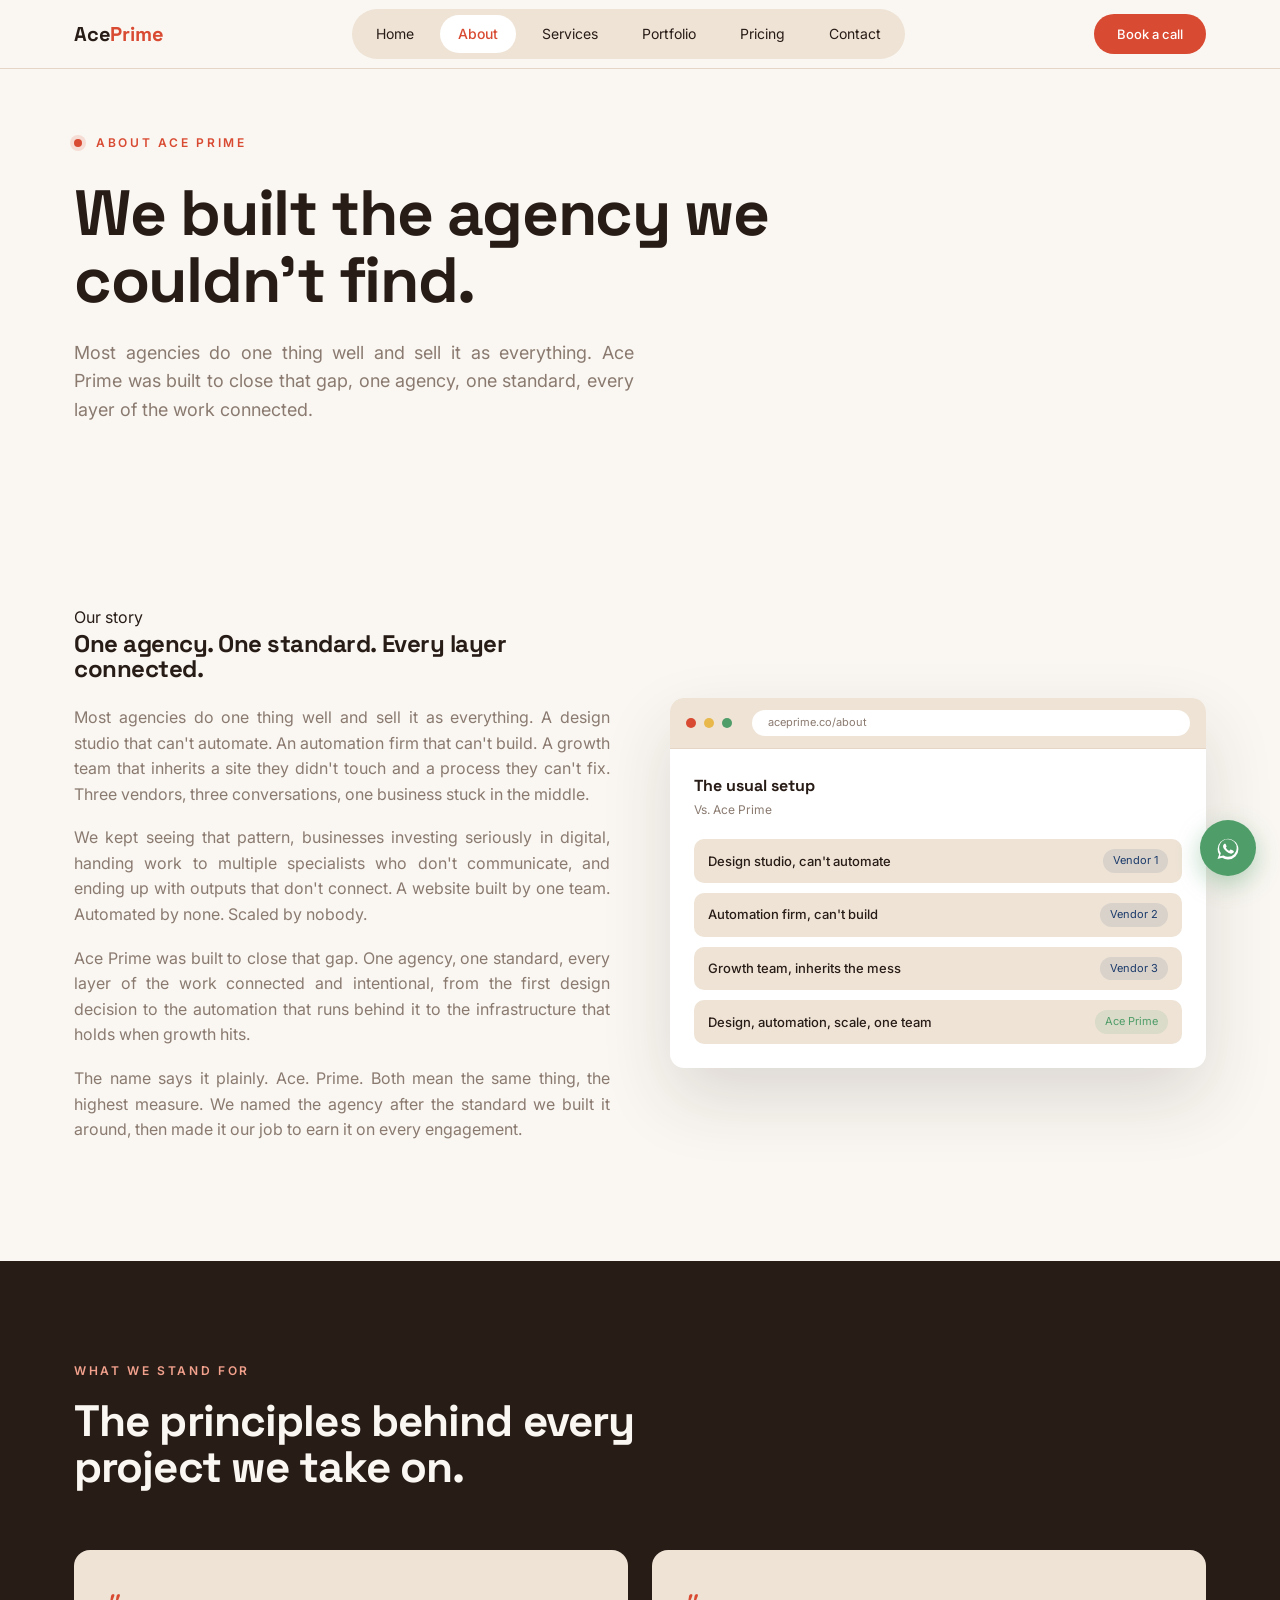
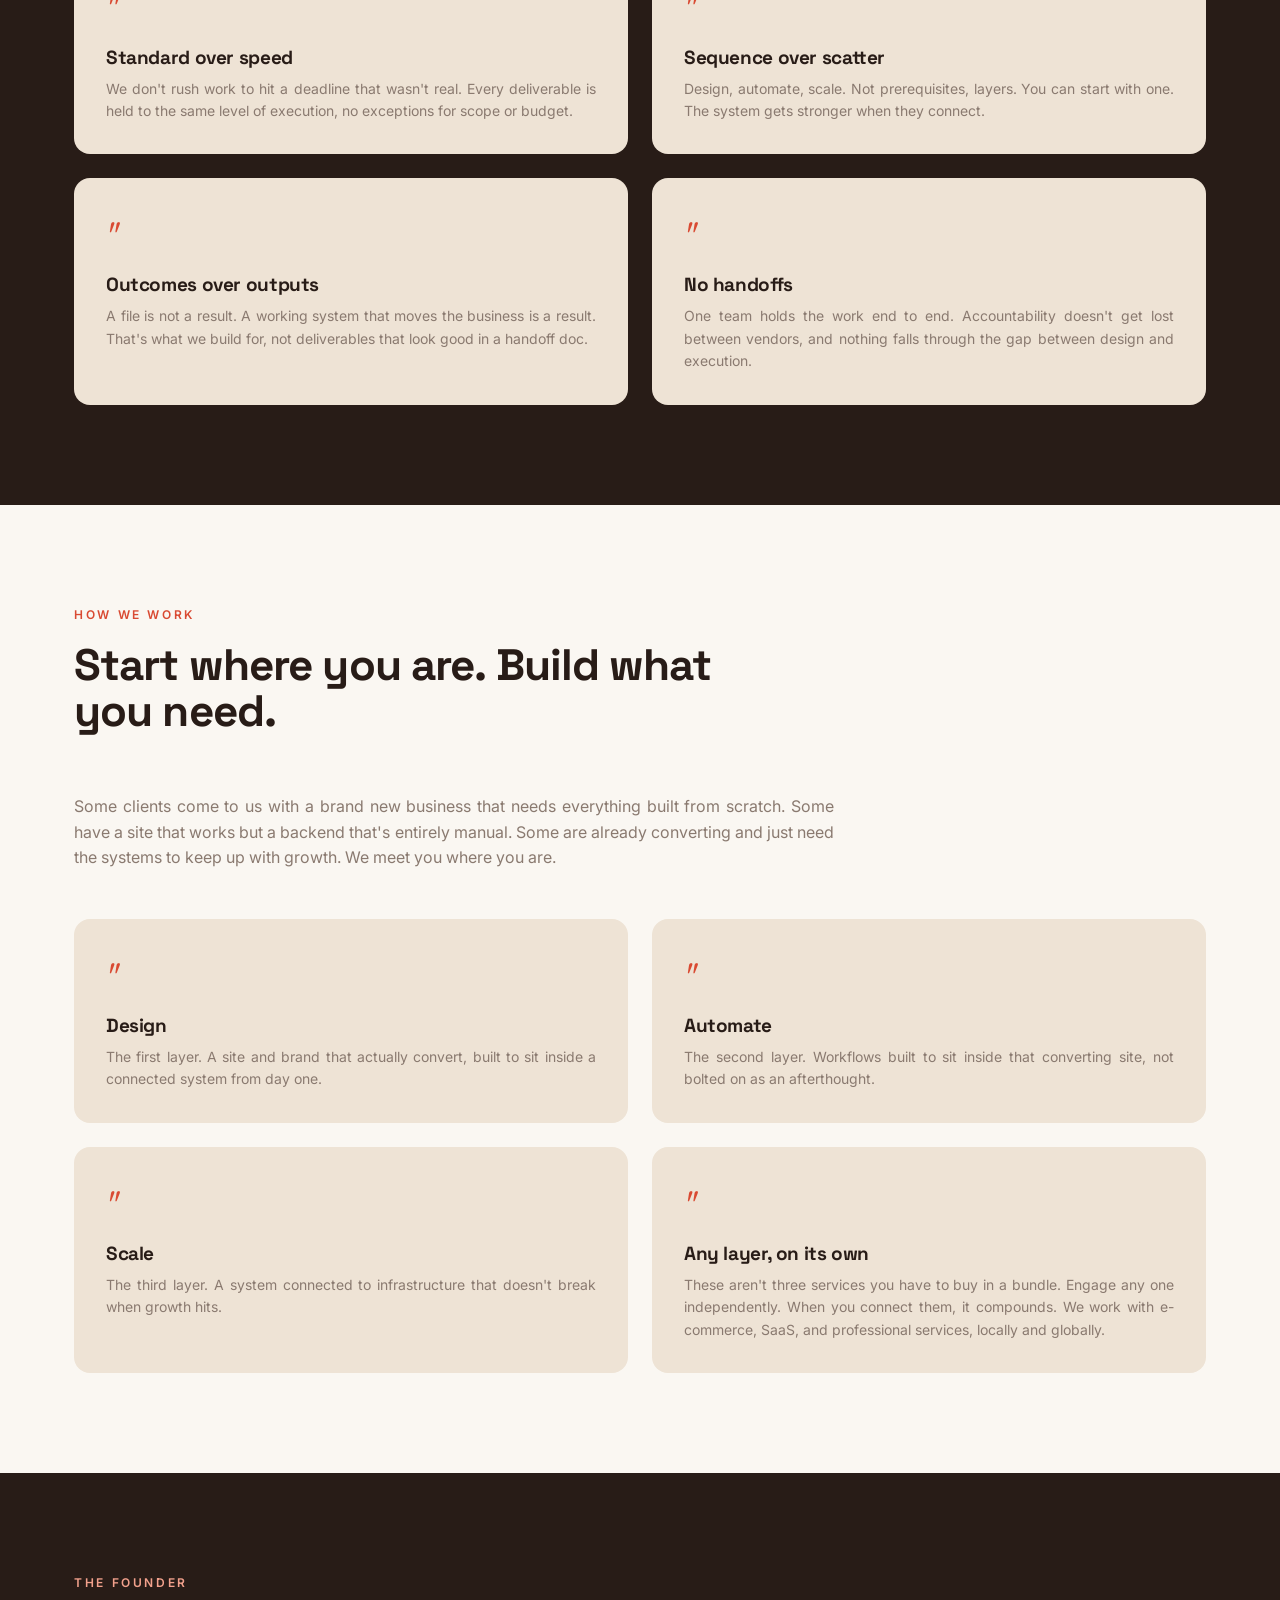
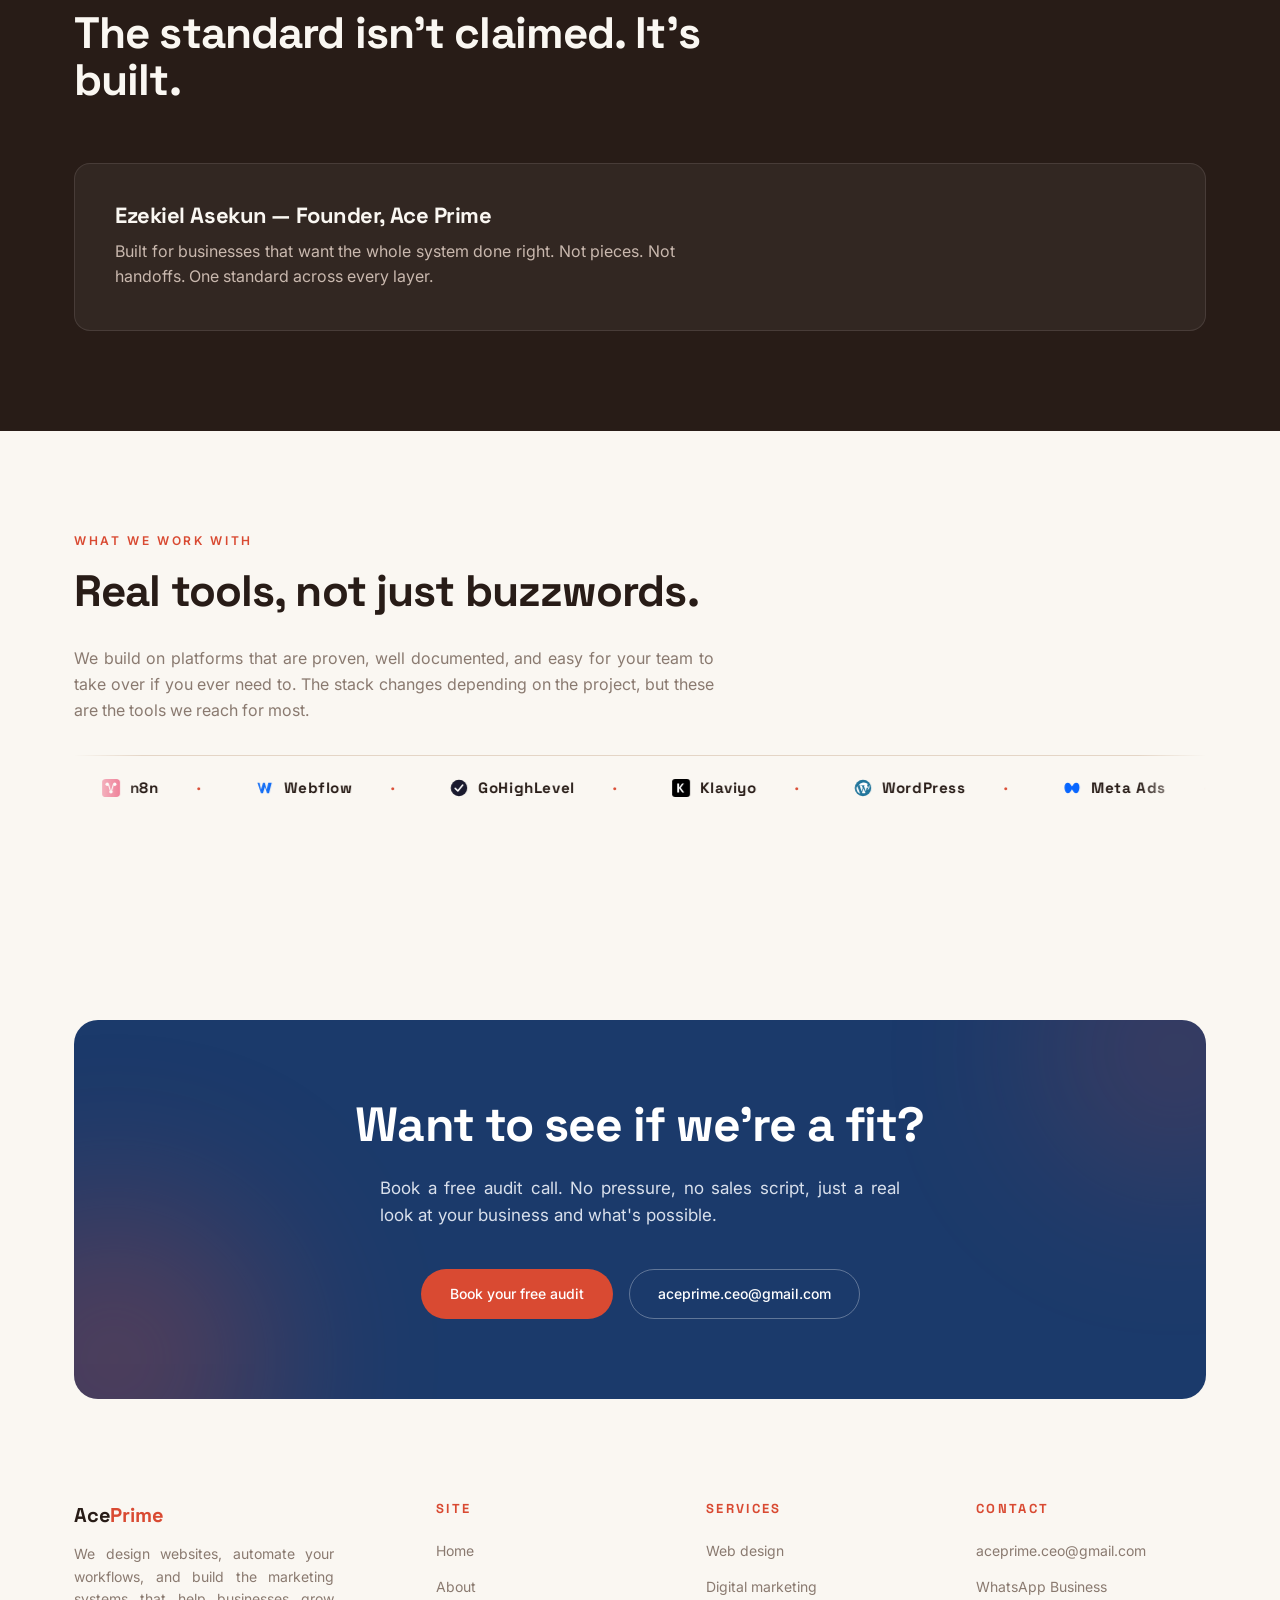
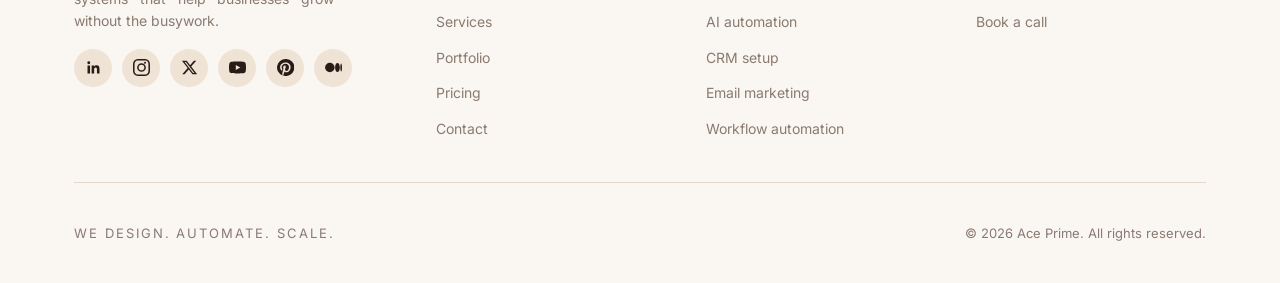
<file: about.html>
<!DOCTYPE html>
<html lang="en">
<head>
<meta charset="UTF-8">
<meta name="viewport" content="width=device-width, initial-scale=1.0">
<title>About - Ace Prime</title>
<meta name="description" content="One agency, one standard. Ace Prime connects design, automation, and growth into a single system instead of handing your business between vendors.">
<link rel="icon" href="favicon.ico" sizes="any">
<link rel="icon" type="image/png" sizes="32x32" href="favicon-32x32.png">
<link rel="icon" type="image/png" sizes="16x16" href="favicon-16x16.png">
<link rel="apple-touch-icon" href="apple-touch-icon.png">
<meta property="og:title" content="About - Ace Prime">
<meta property="og:description" content="One agency, one standard. Ace Prime connects design, automation, and growth into a single system instead of handing your business between vendors.">
<meta property="og:url" content="https://aceprime.co/about">
<meta property="og:type" content="website">
<meta property="og:image" content="https://aceprime.co/og-image.png">
<meta name="twitter:card" content="summary_large_image">
<meta name="twitter:image" content="https://aceprime.co/og-image.png">
<meta name="twitter:title" content="About - Ace Prime">
<meta name="twitter:description" content="One agency, one standard. Ace Prime connects design, automation, and growth into a single system instead of handing your business between vendors.">
<link rel="canonical" href="https://aceprime.co/about">
<link rel="preconnect" href="https://fonts.googleapis.com">
<link rel="preconnect" href="https://fonts.gstatic.com" crossorigin>
<link href="https://fonts.googleapis.com/css2?family=Space+Grotesk:wght@400;500;700&family=Inter:wght@400;500;600&family=Fraunces:ital,opsz,wght@0,9..144,500;1,9..144,500&display=swap" rel="stylesheet">
<link rel="stylesheet" href="style.css">
</head>
<body>

<header>
  <div class="wrap nav">
    <a  href="index.html" class="logo">Ace<span>Prime</span></a>
    <nav class="nav-links">
      <a  href="index.html">Home</a>
      <a href="about.html" class="active">About</a>
      <a href="services.html">Services</a>
      <a href="portfolio.html">Portfolio</a>
      <a href="pricing.html">Pricing</a>
      <a href="contact.html">Contact</a>
    </nav>
    <div class="nav-right">
      <a href="https://calendly.com/aceprime-ceo/new-meeting" target="_blank" rel="noopener" class="btn btn-primary btn-small">Book a call</a>
      <button class="menu-toggle" id="menuToggle" aria-label="Open menu">
        <span></span><span></span><span></span>
      </button>
    </div>
  </div>
  <div class="mobile-menu" id="mobileMenu">
    <a  href="index.html" onclick="closeMenu()">Home</a>
    <a href="about.html" onclick="closeMenu()">About</a>
    <a href="services.html" onclick="closeMenu()">Services</a>
    <a href="portfolio.html" onclick="closeMenu()">Portfolio</a>
    <a href="pricing.html" onclick="closeMenu()">Pricing</a>
    <a href="contact.html" onclick="closeMenu()">Contact</a>
    <a href="https://calendly.com/aceprime-ceo/new-meeting" target="_blank" rel="noopener" class="btn btn-primary btn-small" onclick="closeMenu()">Book a call</a>
  </div>
</header>

<section class="page-hero">
  <div class="wrap">
    <div class="eyebrow">
      <span class="dot"></span>
      <span class="tag">About Ace Prime</span>
    </div>
    <h1>We built the agency we couldn't find.</h1>
    <p>Most agencies do one thing well and sell it as everything. Ace Prime was built to close that gap, one agency, one standard, every layer of the work connected.</p>
  </div>
</section>

<section class="section-light">
  <div class="wrap">
    <div class="about-grid">
      <div>
        <span class="tag">Our story</span>
        <h2>One agency. One standard. Every layer connected.</h2>
        <p>Most agencies do one thing well and sell it as everything. A design studio that can't automate. An automation firm that can't build. A growth team that inherits a site they didn't touch and a process they can't fix. Three vendors, three conversations, one business stuck in the middle.</p>
        <p>We kept seeing that pattern, businesses investing seriously in digital, handing work to multiple specialists who don't communicate, and ending up with outputs that don't connect. A website built by one team. Automated by none. Scaled by nobody.</p>
        <p>Ace Prime was built to close that gap. One agency, one standard, every layer of the work connected and intentional, from the first design decision to the automation that runs behind it to the infrastructure that holds when growth hits.</p>
        <p>The name says it plainly. Ace. Prime. Both mean the same thing, the highest measure. We named the agency after the standard we built it around, then made it our job to earn it on every engagement.</p>
      </div>
      <div class="dash-window" style="animation-delay: 0.1s;">
        <div class="dash-bar">
          <span class="dash-dot r"></span>
          <span class="dash-dot y"></span>
          <span class="dash-dot g"></span>
          <span class="dash-url">aceprime.co/about</span>
        </div>
        <div class="dash-body">
          <div class="dash-row-top">
            <div>
              <div class="dash-title">The usual setup</div>
              <div class="dash-sub">Vs. Ace Prime</div>
            </div>
          </div>
          <div class="dash-list">
            <div class="dash-list-row">
              <span class="name">Design studio, can't automate</span>
              <span class="tag-pending">Vendor 1</span>
            </div>
            <div class="dash-list-row">
              <span class="name">Automation firm, can't build</span>
              <span class="tag-pending">Vendor 2</span>
            </div>
            <div class="dash-list-row">
              <span class="name">Growth team, inherits the mess</span>
              <span class="tag-pending">Vendor 3</span>
            </div>
            <div class="dash-list-row">
              <span class="name">Design, automation, scale, one team</span>
              <span class="tag-done">Ace Prime</span>
            </div>
          </div>
        </div>
      </div>
    </div>
  </div>
</section>

<section class="section-dark">
  <div class="wrap">
    <div class="section-head">
      <span class="tag">What we stand for</span>
      <h2>The principles behind every project we take on.</h2>
    </div>
    <div class="value-grid">
      <div class="value-card">
        <div class="mark">"</div>
        <h3>Standard over speed</h3>
        <p>We don't rush work to hit a deadline that wasn't real. Every deliverable is held to the same level of execution, no exceptions for scope or budget.</p>
      </div>
      <div class="value-card">
        <div class="mark">"</div>
        <h3>Sequence over scatter</h3>
        <p>Design, automate, scale. Not prerequisites, layers. You can start with one. The system gets stronger when they connect.</p>
      </div>
      <div class="value-card">
        <div class="mark">"</div>
        <h3>Outcomes over outputs</h3>
        <p>A file is not a result. A working system that moves the business is a result. That's what we build for, not deliverables that look good in a handoff doc.</p>
      </div>
      <div class="value-card">
        <div class="mark">"</div>
        <h3>No handoffs</h3>
        <p>One team holds the work end to end. Accountability doesn't get lost between vendors, and nothing falls through the gap between design and execution.</p>
      </div>
    </div>
  </div>
</section>

<section class="section-light">
  <div class="wrap">
    <div class="section-head">
      <span class="tag">How we work</span>
      <h2>Start where you are. Build what you need.</h2>
    </div>
    <p style="max-width: 760px; color: var(--gray); font-size: 16px; margin-bottom: 48px;">Some clients come to us with a brand new business that needs everything built from scratch. Some have a site that works but a backend that's entirely manual. Some are already converting and just need the systems to keep up with growth. We meet you where you are.</p>
    <div class="value-grid">
      <div class="value-card">
        <div class="mark">"</div>
        <h3>Design</h3>
        <p>The first layer. A site and brand that actually convert, built to sit inside a connected system from day one.</p>
      </div>
      <div class="value-card">
        <div class="mark">"</div>
        <h3>Automate</h3>
        <p>The second layer. Workflows built to sit inside that converting site, not bolted on as an afterthought.</p>
      </div>
      <div class="value-card">
        <div class="mark">"</div>
        <h3>Scale</h3>
        <p>The third layer. A system connected to infrastructure that doesn't break when growth hits.</p>
      </div>
      <div class="value-card">
        <div class="mark">"</div>
        <h3>Any layer, on its own</h3>
        <p>These aren't three services you have to buy in a bundle. Engage any one independently. When you connect them, it compounds. We work with e-commerce, SaaS, and professional services, locally and globally.</p>
      </div>
    </div>
  </div>
</section>

<section class="section-dark">
  <div class="wrap">
    <div class="section-head">
      <span class="tag">The founder</span>
      <h2>The standard isn't claimed. It's built.</h2>
    </div>
    <div class="founder-card founder-card-noimg">
      <div>
        <h3>Ezekiel Asekun — Founder, Ace Prime</h3>
        <p>Built for businesses that want the whole system done right. Not pieces. Not handoffs. One standard across every layer.</p>
      </div>
    </div>
  </div>
</section>

<section class="section-light">
  <div class="wrap">
    <div class="section-head" style="margin-bottom: 32px;">
      <span class="tag">What we work with</span>
      <h2>Real tools, not just buzzwords.</h2>
    </div>
    <p style="max-width: 640px; color: var(--gray); font-size: 16px; margin-bottom: 32px;">We build on platforms that are proven, well documented, and easy for your team to take over if you ever need to. The stack changes depending on the project, but these are the tools we reach for most.</p>
    <div class="marquee marquee-right marquee-light ticker-row">
      <div class="marquee-track">
        <span><svg viewBox="0 0 24 24"><rect width="24" height="24" rx="5" fill="#EA4B71"/><circle cx="7" cy="7" r="2.3" fill="#fff"/><circle cx="17" cy="7" r="2.3" fill="#fff"/><circle cx="12" cy="17" r="2.3" fill="#fff"/><path d="M9 8 11 15M15 8 13 15" stroke="#fff" stroke-width="1.4" fill="none"/></svg>n8n</span>
        <span><svg viewBox="0 0 24 24"><path d="M2 5h2.7l2.1 9 2.6-9h2.3l2.6 9 2.1-9H21l-3.6 14h-2.7L12 10.3 9.3 19H6.7L2 5z" fill="#146EF5"/></svg>Webflow</span>
        <span><svg viewBox="0 0 24 24"><circle cx="12" cy="12" r="11" fill="#1A1A2E"/><path d="M7 12.5 10.5 16 17 8" stroke="#fff" stroke-width="2" fill="none" stroke-linecap="round" stroke-linejoin="round"/></svg>GoHighLevel</span>
        <span><svg viewBox="0 0 24 24"><rect width="24" height="24" rx="4" fill="#000"/><path d="M7 6h2.5v5.2L13.5 6H16l-4.3 5.6L16.3 18h-2.6l-4.2-5.6V18H7V6z" fill="#fff"/></svg>Klaviyo</span>
        <span><svg viewBox="0 0 24 24"><circle cx="12" cy="12" r="11" fill="#21759B"/><path d="M3.4 12a8.6 8.6 0 0 0 4.8 7.7L4.5 9.2A8.5 8.5 0 0 0 3.4 12zm15.3-.5c0-.7-.3-1.2-.5-1.6-.3-.5-.6-1-.6-1.7 0-.7.5-1.3 1.2-1.3h.1a8.6 8.6 0 0 0-13 1.6h.5c.8 0 2-.1 2-.1.4 0 .5.6.1.6 0 0-.4 0-.8.1l2.5 7.4 1.5-4.5-1.1-2.9c-.4 0-.8-.1-.8-.1-.4 0-.4-.6.1-.6 0 0 1.3.1 2 .1.7 0 2-.1 2-.1.4 0 .5.6.1.6 0 0-.4 0-.8.1l2.5 7.3.7-2.3c.3-1 .5-1.7.5-2.3zm-6 1.2-2.1 6c1.6.5 3.3.4 4.7-.1l-.1-.2-2.5-5.7zm7.4-4.9c0 .1.1.3.1.5 0 .5-.1 1.1-.4 1.8l-1.6 4.7c1.6-.9 2.6-2.6 2.6-4.6 0-.9-.2-1.7-.7-2.4z" fill="#fff"/></svg>WordPress</span>
        <span><svg viewBox="0 0 24 24"><path d="M6.5 5C3.5 5 2 7.5 2 11s1.5 8 4.5 8c2 0 3.4-1.6 4.5-3.6l1-1.8 1 1.8c1.1 2 2.5 3.6 4.5 3.6 3 0 4.5-4.5 4.5-8s-1.5-6-4.5-6c-2 0-3.4 1.6-4.5 3.6L12 10l-1-1.4C9.9 6.6 8.5 5 6.5 5z" fill="#0866FF"/></svg>Meta Ads</span>
        <span><svg viewBox="0 0 24 24"><path d="M21.8 12.3c0-.7-.1-1.4-.2-2H12v3.9h5.5a4.7 4.7 0 0 1-2 3.1v2.6h3.3c1.9-1.8 3-4.4 3-7.6z" fill="#4285F4"/><path d="M12 22c2.7 0 4.9-.9 6.6-2.4l-3.3-2.6c-.9.6-2 1-3.3 1-2.5 0-4.7-1.7-5.4-4H3.1v2.7A10 10 0 0 0 12 22z" fill="#34A853"/><path d="M6.6 14c-.2-.6-.3-1.3-.3-2s.1-1.4.3-2V7.3H3.1A10 10 0 0 0 2 12c0 1.6.4 3.2 1.1 4.7L6.6 14z" fill="#FBBC04"/><path d="M12 6c1.5 0 2.7.5 3.7 1.4l2.9-2.9A10 10 0 0 0 12 2 10 10 0 0 0 3.1 7.3L6.6 10c.7-2.3 2.9-4 5.4-4z" fill="#EA4335"/></svg>Google Ads</span>
        <span><svg viewBox="0 0 24 24"><rect width="24" height="24" rx="5" fill="#EA4B71"/><circle cx="7" cy="7" r="2.3" fill="#fff"/><circle cx="17" cy="7" r="2.3" fill="#fff"/><circle cx="12" cy="17" r="2.3" fill="#fff"/><path d="M9 8 11 15M15 8 13 15" stroke="#fff" stroke-width="1.4" fill="none"/></svg>n8n</span>
        <span><svg viewBox="0 0 24 24"><path d="M2 5h2.7l2.1 9 2.6-9h2.3l2.6 9 2.1-9H21l-3.6 14h-2.7L12 10.3 9.3 19H6.7L2 5z" fill="#146EF5"/></svg>Webflow</span>
        <span><svg viewBox="0 0 24 24"><circle cx="12" cy="12" r="11" fill="#1A1A2E"/><path d="M7 12.5 10.5 16 17 8" stroke="#fff" stroke-width="2" fill="none" stroke-linecap="round" stroke-linejoin="round"/></svg>GoHighLevel</span>
        <span><svg viewBox="0 0 24 24"><rect width="24" height="24" rx="4" fill="#000"/><path d="M7 6h2.5v5.2L13.5 6H16l-4.3 5.6L16.3 18h-2.6l-4.2-5.6V18H7V6z" fill="#fff"/></svg>Klaviyo</span>
        <span><svg viewBox="0 0 24 24"><circle cx="12" cy="12" r="11" fill="#21759B"/><path d="M3.4 12a8.6 8.6 0 0 0 4.8 7.7L4.5 9.2A8.5 8.5 0 0 0 3.4 12zm15.3-.5c0-.7-.3-1.2-.5-1.6-.3-.5-.6-1-.6-1.7 0-.7.5-1.3 1.2-1.3h.1a8.6 8.6 0 0 0-13 1.6h.5c.8 0 2-.1 2-.1.4 0 .5.6.1.6 0 0-.4 0-.8.1l2.5 7.4 1.5-4.5-1.1-2.9c-.4 0-.8-.1-.8-.1-.4 0-.4-.6.1-.6 0 0 1.3.1 2 .1.7 0 2-.1 2-.1.4 0 .5.6.1.6 0 0-.4 0-.8.1l2.5 7.3.7-2.3c.3-1 .5-1.7.5-2.3zm-6 1.2-2.1 6c1.6.5 3.3.4 4.7-.1l-.1-.2-2.5-5.7zm7.4-4.9c0 .1.1.3.1.5 0 .5-.1 1.1-.4 1.8l-1.6 4.7c1.6-.9 2.6-2.6 2.6-4.6 0-.9-.2-1.7-.7-2.4z" fill="#fff"/></svg>WordPress</span>
        <span><svg viewBox="0 0 24 24"><path d="M6.5 5C3.5 5 2 7.5 2 11s1.5 8 4.5 8c2 0 3.4-1.6 4.5-3.6l1-1.8 1 1.8c1.1 2 2.5 3.6 4.5 3.6 3 0 4.5-4.5 4.5-8s-1.5-6-4.5-6c-2 0-3.4 1.6-4.5 3.6L12 10l-1-1.4C9.9 6.6 8.5 5 6.5 5z" fill="#0866FF"/></svg>Meta Ads</span>
        <span><svg viewBox="0 0 24 24"><path d="M21.8 12.3c0-.7-.1-1.4-.2-2H12v3.9h5.5a4.7 4.7 0 0 1-2 3.1v2.6h3.3c1.9-1.8 3-4.4 3-7.6z" fill="#4285F4"/><path d="M12 22c2.7 0 4.9-.9 6.6-2.4l-3.3-2.6c-.9.6-2 1-3.3 1-2.5 0-4.7-1.7-5.4-4H3.1v2.7A10 10 0 0 0 12 22z" fill="#34A853"/><path d="M6.6 14c-.2-.6-.3-1.3-.3-2s.1-1.4.3-2V7.3H3.1A10 10 0 0 0 2 12c0 1.6.4 3.2 1.1 4.7L6.6 14z" fill="#FBBC04"/><path d="M12 6c1.5 0 2.7.5 3.7 1.4l2.9-2.9A10 10 0 0 0 12 2 10 10 0 0 0 3.1 7.3L6.6 10c.7-2.3 2.9-4 5.4-4z" fill="#EA4335"/></svg>Google Ads</span>
      </div>
    </div>
  </div>
</section>

<section class="section-light">
  <div class="wrap">
    <div class="cta-final">
      <div class="cta-glow"></div>
      <div class="cta-glow-2"></div>
      <h2>Want to see if we're a fit?</h2>
      <p>Book a free audit call. No pressure, no sales script, just a real look at your business and what's possible.</p>
      <div class="hero-cta">
        <a href="https://calendly.com/aceprime-ceo/new-meeting" target="_blank" rel="noopener" class="btn btn-primary">Book your free audit</a>
        <a href="mailto:aceprime.ceo@gmail.com" class="btn btn-outline-light">aceprime.ceo@gmail.com</a>
      </div>
    </div>
  </div>
</section>

<footer class="section-light" style="padding-top:0;">
  <div class="wrap">
    <div class="footer-grid">
      <div class="footer-brand">
        <a  href="index.html" class="logo">Ace<span>Prime</span></a>
        <p>We design websites, automate your workflows, and build the marketing systems that help businesses grow without the busywork.</p>
        <div class="social-row">
          <a href="https://www.linkedin.com/in/aceprime/" target="_blank" rel="noopener" class="social-pill" aria-label="LinkedIn">
            <svg viewBox="0 0 24 24"><path d="M20.45 20.45h-3.55v-5.57c0-1.33-.02-3.04-1.85-3.04-1.85 0-2.14 1.45-2.14 2.94v5.67H9.36V9h3.41v1.56h.05c.48-.9 1.64-1.85 3.37-1.85 3.6 0 4.27 2.37 4.27 5.46v6.28zM5.34 7.43a2.07 2.07 0 1 1 0-4.14 2.07 2.07 0 0 1 0 4.14zM7.12 20.45H3.56V9h3.56v11.45z"/></svg>
          </a>
          <a href="https://www.instagram.com/aceprime.co/" target="_blank" rel="noopener" class="social-pill" aria-label="Instagram">
            <svg viewBox="0 0 24 24"><path d="M12 2.16c3.2 0 3.58.01 4.85.07 1.17.05 1.8.25 2.23.41.56.22.96.48 1.38.9.42.42.68.82.9 1.38.16.43.36 1.06.41 2.23.06 1.27.07 1.65.07 4.85s-.01 3.58-.07 4.85c-.05 1.17-.25 1.8-.41 2.23-.22.56-.48.96-.9 1.38-.42.42-.82.68-1.38.9-.43.16-1.06.36-2.23.41-1.27.06-1.65.07-4.85.07s-3.58-.01-4.85-.07c-1.17-.05-1.8-.25-2.23-.41-.56-.22-.96-.48-1.38-.9-.42-.42-.68-.82-.9-1.38-.16-.43-.36-1.06-.41-2.23-.06-1.27-.07-1.65-.07-4.85s.01-3.58.07-4.85c.05-1.17.25-1.8.41-2.23.22-.56.48-.96.9-1.38.42-.42.82-.68 1.38-.9.43-.16 1.06-.36 2.23-.41 1.27-.06 1.65-.07 4.85-.07zM12 0C8.74 0 8.33.01 7.05.07 5.78.13 4.9.33 4.14.63c-.8.31-1.48.72-2.15 1.39C1.32 2.69.91 3.37.6 4.17.3 4.93.1 5.81.04 7.08-.02 8.36 0 8.77 0 12s-.01 3.64.05 4.92c.06 1.27.26 2.15.56 2.91.31.8.72 1.48 1.39 2.15.67.67 1.35 1.08 2.15 1.39.76.3 1.64.5 2.91.56C8.36 23.99 8.77 24 12 24s3.64-.01 4.92-.07c1.27-.06 2.15-.26 2.91-.56.8-.31 1.48-.72 2.15-1.39.67-.67 1.08-1.35 1.39-2.15.3-.76.5-1.64.56-2.91.06-1.28.07-1.69.07-4.92s-.01-3.64-.07-4.92c-.06-1.27-.26-2.15-.56-2.91-.31-.8-.72-1.48-1.39-2.15C21.31 1.32 20.63.91 19.83.6c-.76-.3-1.64-.5-2.91-.56C15.64.01 15.23 0 12 0zm0 5.84A6.16 6.16 0 1 0 18.16 12 6.16 6.16 0 0 0 12 5.84zM12 16a4 4 0 1 1 0-8 4 4 0 0 1 0 8zm6.41-10.85a1.44 1.44 0 1 1-2.88 0 1.44 1.44 0 0 1 2.88 0z"/></svg>
          </a>
          <a href="https://x.com/aceprime_co" target="_blank" rel="noopener" class="social-pill" aria-label="X">
            <svg viewBox="0 0 24 24"><path d="M18.24 2.5h3.3l-7.2 8.23 8.47 10.77h-6.63l-5.2-6.78-5.94 6.78H1.74l7.7-8.8L1.31 2.5h6.8l4.7 6.21 5.43-6.21zM17.1 19.62h1.83L7 4.27H5.05L17.1 19.62z"/></svg>
          </a>
          <a href="https://www.youtube.com/@AcePrime_co" target="_blank" rel="noopener" class="social-pill" aria-label="YouTube">
            <svg viewBox="0 0 24 24"><path d="M23.5 6.19a2.96 2.96 0 0 0-2.08-2.1C19.5 3.5 12 3.5 12 3.5s-7.5 0-9.42.59a2.96 2.96 0 0 0-2.08 2.1A30.9 30.9 0 0 0 0 12a30.9 30.9 0 0 0 .5 5.81 2.96 2.96 0 0 0 2.08 2.1c1.92.59 9.42.59 9.42.59s7.5 0 9.42-.59a2.96 2.96 0 0 0 2.08-2.1A30.9 30.9 0 0 0 24 12a30.9 30.9 0 0 0-.5-5.81zM9.6 15.6V8.4l6.3 3.6-6.3 3.6z"/></svg>
          </a>
          <a href="https://www.pinterest.com/aceprime_co/" target="_blank" rel="noopener" class="social-pill" aria-label="Pinterest">
            <svg viewBox="0 0 24 24"><path d="M12 0a12 12 0 0 0-4.37 23.17c-.1-.94-.2-2.38.04-3.41.22-.93 1.4-5.93 1.4-5.93s-.36-.71-.36-1.77c0-1.65.96-2.89 2.15-2.89 1.02 0 1.51.76 1.51 1.68 0 1.02-.65 2.55-.99 3.97-.28 1.18.6 2.15 1.77 2.15 2.12 0 3.76-2.24 3.76-5.47 0-2.86-2.05-4.86-4.99-4.86-3.4 0-5.39 2.55-5.39 5.18 0 1.03.4 2.13.89 2.73a.36.36 0 0 1 .08.35c-.09.37-.29 1.18-.33 1.34-.05.21-.17.26-.39.16-1.45-.68-2.36-2.78-2.36-4.48 0-3.65 2.65-7 7.65-7 4.02 0 7.14 2.86 7.14 6.69 0 3.99-2.51 7.21-6 7.21-1.17 0-2.27-.61-2.65-1.33 0 0-.58 2.2-.72 2.74-.26 1-.96 2.26-1.43 3.03A12 12 0 1 0 12 0z"/></svg>
          </a>
          <a href="https://medium.com/@aceprime" target="_blank" rel="noopener" class="social-pill" aria-label="Medium">
            <svg viewBox="0 0 24 24"><path d="M13.54 12a6.72 6.72 0 0 1-6.72 6.72A6.72 6.72 0 0 1 .1 12a6.72 6.72 0 0 1 6.72-6.72A6.72 6.72 0 0 1 13.54 12zm7.42 0c0 3.54-1.5 6.42-3.36 6.42-1.85 0-3.36-2.88-3.36-6.42s1.5-6.42 3.36-6.42 3.36 2.87 3.36 6.42zm3.04 0c0 3.17-.53 5.75-1.18 5.75-.65 0-1.18-2.57-1.18-5.75s.53-5.75 1.18-5.75 1.18 2.57 1.18 5.75z"/></svg>
          </a>
        </div>
      </div>
      <div class="footer-col">
        <h4>Site</h4>
        <ul>
          <li><a  href="index.html">Home</a></li>
          <li><a href="about.html">About</a></li>
          <li><a href="services.html">Services</a></li>
          <li><a href="portfolio.html">Portfolio</a></li>
          <li><a href="pricing.html">Pricing</a></li>
          <li><a href="contact.html">Contact</a></li>
        </ul>
      </div>
      <div class="footer-col">
        <h4>Services</h4>
        <ul>
          <li><a href="services.html">Web design</a></li>
          <li><a href="services.html">Digital marketing</a></li>
          <li><a href="services.html">AI automation</a></li>
          <li><a href="services.html">CRM setup</a></li>
          <li><a href="services.html">Email marketing</a></li>
          <li><a href="services.html">Workflow automation</a></li>
        </ul>
      </div>
      <div class="footer-col">
        <h4>Contact</h4>
        <ul>
          <li><a href="mailto:aceprime.ceo@gmail.com">aceprime.ceo@gmail.com</a></li>
          <li><a href="https://wa.me/2347083760056" target="_blank" rel="noopener">WhatsApp Business</a></li>
          <li><a href="https://calendly.com/aceprime-ceo/new-meeting" target="_blank" rel="noopener">Book a call</a></li>
        </ul>
      </div>
    </div>
    <div class="footer-inner">
      <p class="tagline">We Design. Automate. Scale.</p>
      <p class="copyright">© 2026 Ace Prime. All rights reserved.</p>
    </div>
  </div>
</footer>

<a href="https://wa.me/2347083760056" target="_blank" rel="noopener" class="wa-float" aria-label="Chat on WhatsApp">
  <svg viewBox="0 0 24 24"><path d="M17.6 6.32A8.86 8.86 0 0 0 12.03 4 8.94 8.94 0 0 0 3.1 12.92a8.84 8.84 0 0 0 1.3 4.66L3 21.5l3.99-1.05a8.94 8.94 0 0 0 4.99 1.45h.01a8.94 8.94 0 0 0 8.93-8.92 8.86 8.86 0 0 0-3.32-6.66ZM12 19.55a7.4 7.4 0 0 1-3.78-1.03l-.27-.16-2.83.74.75-2.75-.18-.28A7.46 7.46 0 0 1 12 4.45a7.45 7.45 0 0 1 7.45 7.45A7.46 7.46 0 0 1 12 19.55Zm4.1-5.58c-.22-.11-1.31-.65-1.51-.72-.2-.08-.35-.11-.5.11-.15.22-.57.72-.7.87-.13.15-.26.16-.48.05-.22-.11-1.95-.72-2.69-2.45-.2-.34.2-.32.57-1.05.06-.13.03-.24-.03-.34-.06-.11-.5-1.2-.69-1.64-.18-.43-.37-.37-.5-.38h-.43c-.15 0-.39.06-.59.28-.2.22-.79.77-.79 1.87s.81 2.18.92 2.33c.11.15 1.6 2.44 3.88 3.32 1.95.76 2.34.61 2.76.57.42-.04 1.31-.54 1.5-1.06.18-.52.18-.96.13-1.06-.06-.1-.21-.16-.43-.27Z"/></svg>
</a>

<script src="app.js"></script>
</body>
</html>
</file>
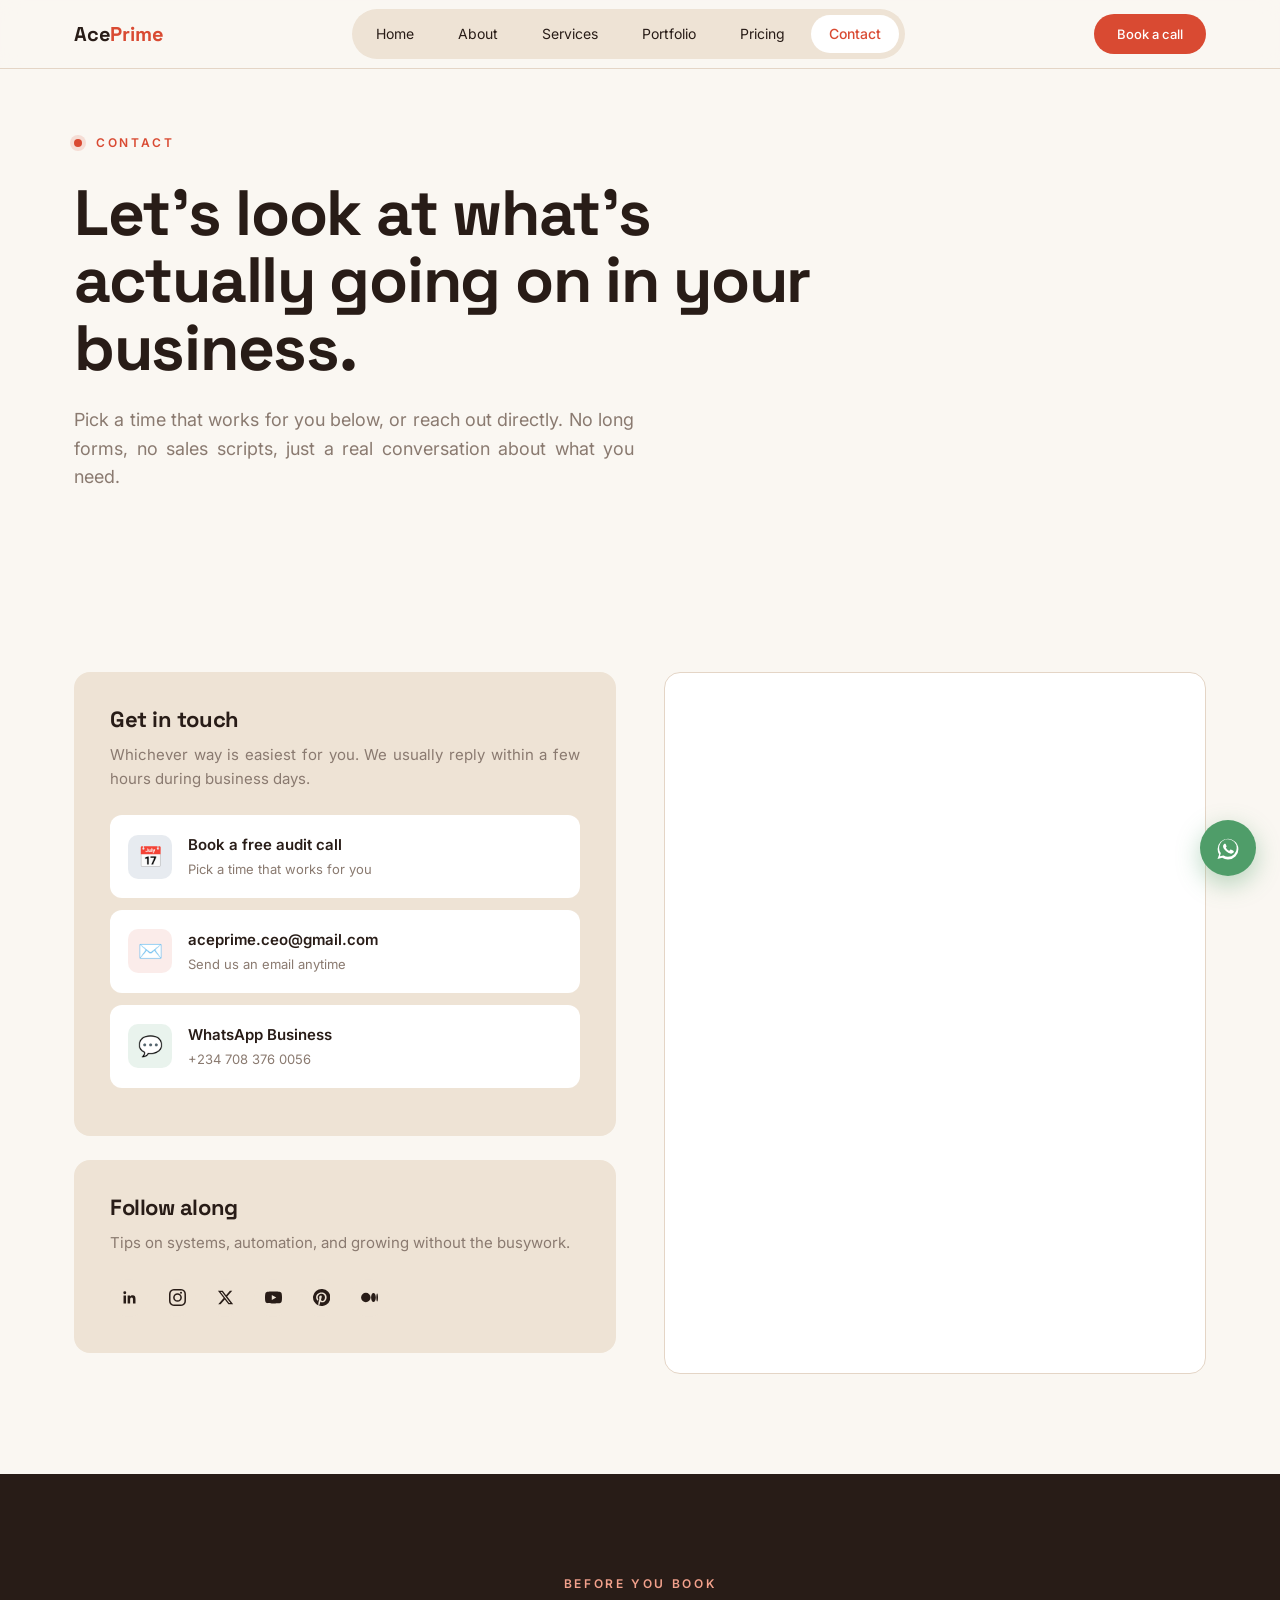
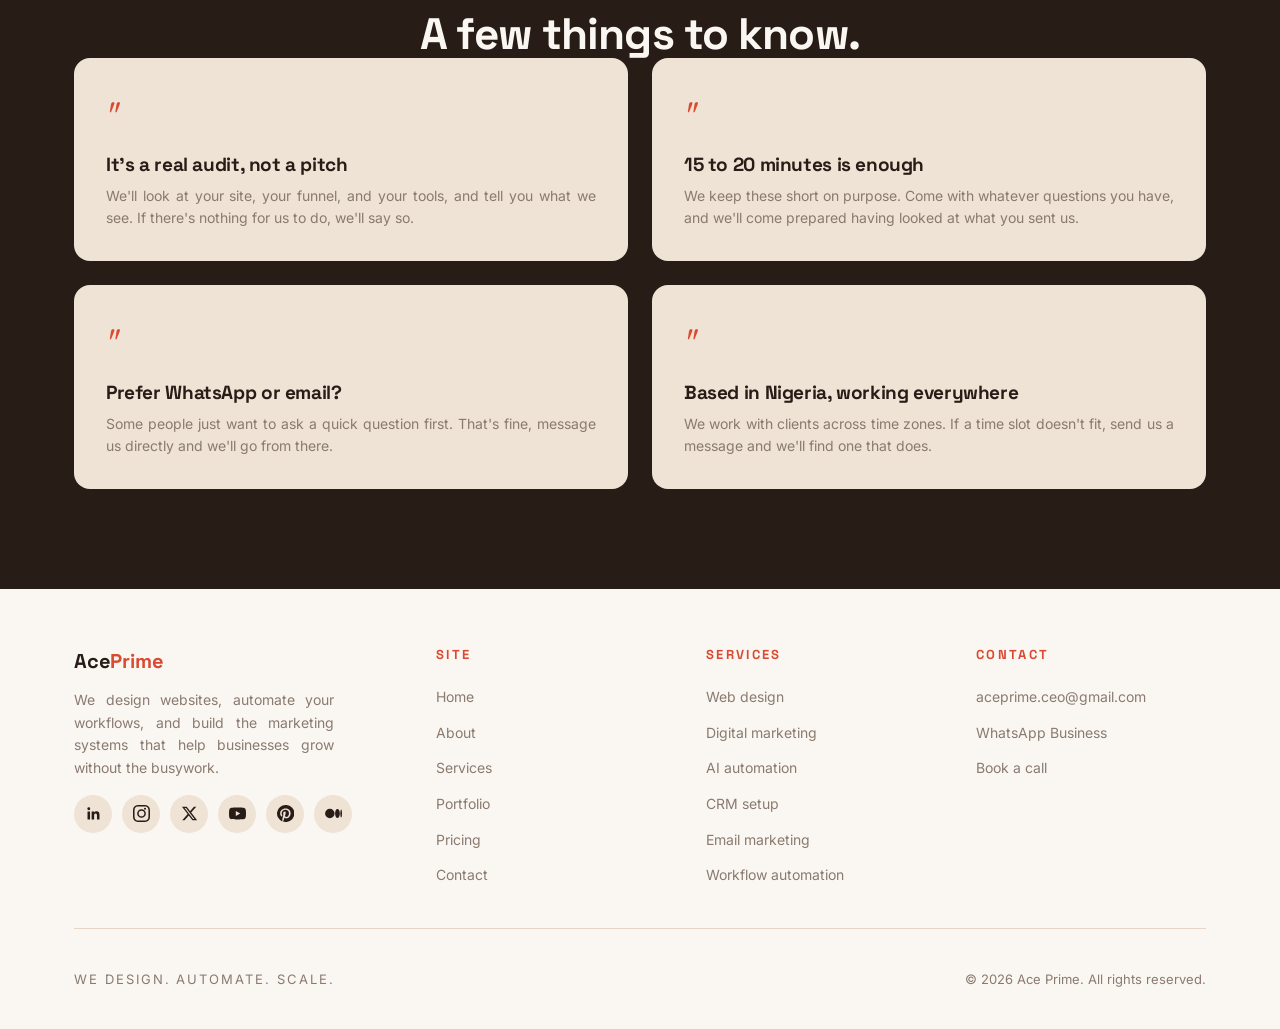
<file: contact.html>
<!DOCTYPE html>
<html lang="en">
<head>
<meta charset="UTF-8">
<meta name="viewport" content="width=device-width, initial-scale=1.0">
<title>Contact - Ace Prime</title>
<meta name="description" content="Book a free audit with Ace Prime, or reach out by email or WhatsApp. No long forms, no sales scripts, just a real look at your business.">
<link rel="icon" href="favicon.ico" sizes="any">
<link rel="icon" type="image/png" sizes="32x32" href="favicon-32x32.png">
<link rel="icon" type="image/png" sizes="16x16" href="favicon-16x16.png">
<link rel="apple-touch-icon" href="apple-touch-icon.png">
<meta property="og:title" content="Contact - Ace Prime">
<meta property="og:description" content="Book a free audit with Ace Prime, or reach out by email or WhatsApp. No long forms, no sales scripts, just a real look at your business.">
<meta property="og:url" content="https://aceprime.co/contact">
<meta property="og:type" content="website">
<meta property="og:image" content="https://aceprime.co/og-image.png">
<meta name="twitter:card" content="summary_large_image">
<meta name="twitter:image" content="https://aceprime.co/og-image.png">
<meta name="twitter:title" content="Contact - Ace Prime">
<meta name="twitter:description" content="Book a free audit with Ace Prime, or reach out by email or WhatsApp. No long forms, no sales scripts, just a real look at your business.">
<link rel="canonical" href="https://aceprime.co/contact">
<link rel="preconnect" href="https://fonts.googleapis.com">
<link rel="preconnect" href="https://fonts.gstatic.com" crossorigin>
<link href="https://fonts.googleapis.com/css2?family=Space+Grotesk:wght@400;500;700&family=Inter:wght@400;500;600&family=Fraunces:ital,opsz,wght@0,9..144,500;1,9..144,500&display=swap" rel="stylesheet">
<link rel="stylesheet" href="style.css">
</head>
<body>

<header>
  <div class="wrap nav">
    <a href="index.html" class="logo">Ace<span>Prime</span></a>
    <nav class="nav-links">
      <a href="index.html">Home</a>
      <a href="about.html">About</a>
      <a href="services.html">Services</a>
      <a href="portfolio.html">Portfolio</a>
      <a href="pricing.html">Pricing</a>
      <a href="contact.html" class="active">Contact</a>
    </nav>
    <div class="nav-right">
      <a href="https://calendly.com/aceprime-ceo/new-meeting" target="_blank" rel="noopener" class="btn btn-primary btn-small">Book a call</a>
      <button class="menu-toggle" id="menuToggle" aria-label="Open menu">
        <span></span><span></span><span></span>
      </button>
    </div>
  </div>
  <div class="mobile-menu" id="mobileMenu">
    <a href="index.html" onclick="closeMenu()">Home</a>
    <a href="about.html" onclick="closeMenu()">About</a>
    <a href="services.html" onclick="closeMenu()">Services</a>
    <a href="portfolio.html" onclick="closeMenu()">Portfolio</a>
    <a href="pricing.html" onclick="closeMenu()">Pricing</a>
    <a href="contact.html" onclick="closeMenu()">Contact</a>
    <a href="https://calendly.com/aceprime-ceo/new-meeting" target="_blank" rel="noopener" class="btn btn-primary btn-small" onclick="closeMenu()">Book a call</a>
  </div>
</header>

<section class="page-hero">
  <div class="wrap">
    <div class="eyebrow">
      <span class="dot"></span>
      <span class="tag">Contact</span>
    </div>
    <h1>Let's look at what's actually going on in your business.</h1>
    <p>Pick a time that works for you below, or reach out directly. No long forms, no sales scripts, just a real conversation about what you need.</p>
  </div>
</section>

<section class="section-light">
  <div class="wrap">
    <div class="contact-grid">
      <div>
        <div class="contact-card">
          <h3>Get in touch</h3>
          <p>Whichever way is easiest for you. We usually reply within a few hours during business days.</p>

          <a href="https://calendly.com/aceprime-ceo/new-meeting" target="_blank" rel="noopener" class="contact-method">
            <span class="icon calendly">📅</span>
            <div>
              <div class="label">Book a free audit call</div>
              <div class="sub">Pick a time that works for you</div>
            </div>
          </a>

          <a href="mailto:aceprime.ceo@gmail.com" class="contact-method">
            <span class="icon email">✉️</span>
            <div>
              <div class="label">aceprime.ceo@gmail.com</div>
              <div class="sub">Send us an email anytime</div>
            </div>
          </a>

          <a href="https://wa.me/2347083760056" target="_blank" rel="noopener" class="contact-method">
            <span class="icon whatsapp">💬</span>
            <div>
              <div class="label">WhatsApp Business</div>
              <div class="sub">+234 708 376 0056</div>
            </div>
          </a>
        </div>

        <div class="contact-card" style="margin-top: 24px;">
          <h3>Follow along</h3>
          <p>Tips on systems, automation, and growing without the busywork.</p>
          <div class="social-row">
              <a href="https://www.linkedin.com/in/aceprime/" target="_blank" rel="noopener" class="social-pill" aria-label="LinkedIn">
                <svg viewBox="0 0 24 24"><path d="M20.45 20.45h-3.55v-5.57c0-1.33-.02-3.04-1.85-3.04-1.85 0-2.14 1.45-2.14 2.94v5.67H9.36V9h3.41v1.56h.05c.48-.9 1.64-1.85 3.37-1.85 3.6 0 4.27 2.37 4.27 5.46v6.28zM5.34 7.43a2.07 2.07 0 1 1 0-4.14 2.07 2.07 0 0 1 0 4.14zM7.12 20.45H3.56V9h3.56v11.45z"/></svg>
              </a>
              <a href="https://www.instagram.com/aceprime.co/" target="_blank" rel="noopener" class="social-pill" aria-label="Instagram">
                <svg viewBox="0 0 24 24"><path d="M12 2.16c3.2 0 3.58.01 4.85.07 1.17.05 1.8.25 2.23.41.56.22.96.48 1.38.9.42.42.68.82.9 1.38.16.43.36 1.06.41 2.23.06 1.27.07 1.65.07 4.85s-.01 3.58-.07 4.85c-.05 1.17-.25 1.8-.41 2.23-.22.56-.48.96-.9 1.38-.42.42-.82.68-1.38.9-.43.16-1.06.36-2.23.41-1.27.06-1.65.07-4.85.07s-3.58-.01-4.85-.07c-1.17-.05-1.8-.25-2.23-.41-.56-.22-.96-.48-1.38-.9-.42-.42-.68-.82-.9-1.38-.16-.43-.36-1.06-.41-2.23-.06-1.27-.07-1.65-.07-4.85s.01-3.58.07-4.85c.05-1.17.25-1.8.41-2.23.22-.56.48-.96.9-1.38.42-.42.82-.68 1.38-.9.43-.16 1.06-.36 2.23-.41 1.27-.06 1.65-.07 4.85-.07zM12 0C8.74 0 8.33.01 7.05.07 5.78.13 4.9.33 4.14.63c-.8.31-1.48.72-2.15 1.39C1.32 2.69.91 3.37.6 4.17.3 4.93.1 5.81.04 7.08-.02 8.36 0 8.77 0 12s-.01 3.64.05 4.92c.06 1.27.26 2.15.56 2.91.31.8.72 1.48 1.39 2.15.67.67 1.35 1.08 2.15 1.39.76.3 1.64.5 2.91.56C8.36 23.99 8.77 24 12 24s3.64-.01 4.92-.07c1.27-.06 2.15-.26 2.91-.56.8-.31 1.48-.72 2.15-1.39.67-.67 1.08-1.35 1.39-2.15.3-.76.5-1.64.56-2.91.06-1.28.07-1.69.07-4.92s-.01-3.64-.07-4.92c-.06-1.27-.26-2.15-.56-2.91-.31-.8-.72-1.48-1.39-2.15C21.31 1.32 20.63.91 19.83.6c-.76-.3-1.64-.5-2.91-.56C15.64.01 15.23 0 12 0zm0 5.84A6.16 6.16 0 1 0 18.16 12 6.16 6.16 0 0 0 12 5.84zM12 16a4 4 0 1 1 0-8 4 4 0 0 1 0 8zm6.41-10.85a1.44 1.44 0 1 1-2.88 0 1.44 1.44 0 0 1 2.88 0z"/></svg>
              </a>
              <a href="https://x.com/aceprime_co" target="_blank" rel="noopener" class="social-pill" aria-label="X">
                <svg viewBox="0 0 24 24"><path d="M18.24 2.5h3.3l-7.2 8.23 8.47 10.77h-6.63l-5.2-6.78-5.94 6.78H1.74l7.7-8.8L1.31 2.5h6.8l4.7 6.21 5.43-6.21zM17.1 19.62h1.83L7 4.27H5.05L17.1 19.62z"/></svg>
              </a>
              <a href="https://www.youtube.com/@AcePrime_co" target="_blank" rel="noopener" class="social-pill" aria-label="YouTube">
                <svg viewBox="0 0 24 24"><path d="M23.5 6.19a2.96 2.96 0 0 0-2.08-2.1C19.5 3.5 12 3.5 12 3.5s-7.5 0-9.42.59a2.96 2.96 0 0 0-2.08 2.1A30.9 30.9 0 0 0 0 12a30.9 30.9 0 0 0 .5 5.81 2.96 2.96 0 0 0 2.08 2.1c1.92.59 9.42.59 9.42.59s7.5 0 9.42-.59a2.96 2.96 0 0 0 2.08-2.1A30.9 30.9 0 0 0 24 12a30.9 30.9 0 0 0-.5-5.81zM9.6 15.6V8.4l6.3 3.6-6.3 3.6z"/></svg>
              </a>
              <a href="https://www.pinterest.com/aceprime_co/" target="_blank" rel="noopener" class="social-pill" aria-label="Pinterest">
                <svg viewBox="0 0 24 24"><path d="M12 0a12 12 0 0 0-4.37 23.17c-.1-.94-.2-2.38.04-3.41.22-.93 1.4-5.93 1.4-5.93s-.36-.71-.36-1.77c0-1.65.96-2.89 2.15-2.89 1.02 0 1.51.76 1.51 1.68 0 1.02-.65 2.55-.99 3.97-.28 1.18.6 2.15 1.77 2.15 2.12 0 3.76-2.24 3.76-5.47 0-2.86-2.05-4.86-4.99-4.86-3.4 0-5.39 2.55-5.39 5.18 0 1.03.4 2.13.89 2.73a.36.36 0 0 1 .08.35c-.09.37-.29 1.18-.33 1.34-.05.21-.17.26-.39.16-1.45-.68-2.36-2.78-2.36-4.48 0-3.65 2.65-7 7.65-7 4.02 0 7.14 2.86 7.14 6.69 0 3.99-2.51 7.21-6 7.21-1.17 0-2.27-.61-2.65-1.33 0 0-.58 2.2-.72 2.74-.26 1-.96 2.26-1.43 3.03A12 12 0 1 0 12 0z"/></svg>
              </a>
              <a href="https://medium.com/@aceprime" target="_blank" rel="noopener" class="social-pill" aria-label="Medium">
                <svg viewBox="0 0 24 24"><path d="M13.54 12a6.72 6.72 0 0 1-6.72 6.72A6.72 6.72 0 0 1 .1 12a6.72 6.72 0 0 1 6.72-6.72A6.72 6.72 0 0 1 13.54 12zm7.42 0c0 3.54-1.5 6.42-3.36 6.42-1.85 0-3.36-2.88-3.36-6.42s1.5-6.42 3.36-6.42 3.36 2.87 3.36 6.42zm3.04 0c0 3.17-.53 5.75-1.18 5.75-.65 0-1.18-2.57-1.18-5.75s.53-5.75 1.18-5.75 1.18 2.57 1.18 5.75z"/></svg>
              </a>
          </div>
        </div>
      </div>

      <div class="calendly-frame-wrap">
        <iframe src="https://calendly.com/aceprime-ceo/new-meeting?embed_domain=aceprime.co&embed_type=Inline&hide_event_type_details=1&hide_gdpr_banner=1" title="Book a call with Ace Prime" loading="lazy"></iframe>
      </div>
    </div>
  </div>
</section>

<section class="section-dark">
  <div class="wrap">
    <div class="section-head" style="margin: 0 auto; text-align: center;">
      <span class="tag">Before you book</span>
      <h2>A few things to know.</h2>
    </div>
    <div class="value-grid">
      <div class="value-card">
        <div class="mark">"</div>
        <h3>It's a real audit, not a pitch</h3>
        <p>We'll look at your site, your funnel, and your tools, and tell you what we see. If there's nothing for us to do, we'll say so.</p>
      </div>
      <div class="value-card">
        <div class="mark">"</div>
        <h3>15 to 20 minutes is enough</h3>
        <p>We keep these short on purpose. Come with whatever questions you have, and we'll come prepared having looked at what you sent us.</p>
      </div>
      <div class="value-card">
        <div class="mark">"</div>
        <h3>Prefer WhatsApp or email?</h3>
        <p>Some people just want to ask a quick question first. That's fine, message us directly and we'll go from there.</p>
      </div>
      <div class="value-card">
        <div class="mark">"</div>
        <h3>Based in Nigeria, working everywhere</h3>
        <p>We work with clients across time zones. If a time slot doesn't fit, send us a message and we'll find one that does.</p>
      </div>
    </div>
  </div>
</section>

<footer class="section-light" style="padding-top:56px;">
  <div class="wrap">
    <div class="footer-grid">
      <div class="footer-brand">
        <a href="index.html" class="logo">Ace<span>Prime</span></a>
        <p>We design websites, automate your workflows, and build the marketing systems that help businesses grow without the busywork.</p>
        <div class="social-row">
          <a href="https://www.linkedin.com/in/aceprime/" target="_blank" rel="noopener" class="social-pill" aria-label="LinkedIn">
            <svg viewBox="0 0 24 24"><path d="M20.45 20.45h-3.55v-5.57c0-1.33-.02-3.04-1.85-3.04-1.85 0-2.14 1.45-2.14 2.94v5.67H9.36V9h3.41v1.56h.05c.48-.9 1.64-1.85 3.37-1.85 3.6 0 4.27 2.37 4.27 5.46v6.28zM5.34 7.43a2.07 2.07 0 1 1 0-4.14 2.07 2.07 0 0 1 0 4.14zM7.12 20.45H3.56V9h3.56v11.45z"/></svg>
          </a>
          <a href="https://www.instagram.com/aceprime.co/" target="_blank" rel="noopener" class="social-pill" aria-label="Instagram">
            <svg viewBox="0 0 24 24"><path d="M12 2.16c3.2 0 3.58.01 4.85.07 1.17.05 1.8.25 2.23.41.56.22.96.48 1.38.9.42.42.68.82.9 1.38.16.43.36 1.06.41 2.23.06 1.27.07 1.65.07 4.85s-.01 3.58-.07 4.85c-.05 1.17-.25 1.8-.41 2.23-.22.56-.48.96-.9 1.38-.42.42-.82.68-1.38.9-.43.16-1.06.36-2.23.41-1.27.06-1.65.07-4.85.07s-3.58-.01-4.85-.07c-1.17-.05-1.8-.25-2.23-.41-.56-.22-.96-.48-1.38-.9-.42-.42-.68-.82-.9-1.38-.16-.43-.36-1.06-.41-2.23-.06-1.27-.07-1.65-.07-4.85s.01-3.58.07-4.85c.05-1.17.25-1.8.41-2.23.22-.56.48-.96.9-1.38.42-.42.82-.68 1.38-.9.43-.16 1.06-.36 2.23-.41 1.27-.06 1.65-.07 4.85-.07zM12 0C8.74 0 8.33.01 7.05.07 5.78.13 4.9.33 4.14.63c-.8.31-1.48.72-2.15 1.39C1.32 2.69.91 3.37.6 4.17.3 4.93.1 5.81.04 7.08-.02 8.36 0 8.77 0 12s-.01 3.64.05 4.92c.06 1.27.26 2.15.56 2.91.31.8.72 1.48 1.39 2.15.67.67 1.35 1.08 2.15 1.39.76.3 1.64.5 2.91.56C8.36 23.99 8.77 24 12 24s3.64-.01 4.92-.07c1.27-.06 2.15-.26 2.91-.56.8-.31 1.48-.72 2.15-1.39.67-.67 1.08-1.35 1.39-2.15.3-.76.5-1.64.56-2.91.06-1.28.07-1.69.07-4.92s-.01-3.64-.07-4.92c-.06-1.27-.26-2.15-.56-2.91-.31-.8-.72-1.48-1.39-2.15C21.31 1.32 20.63.91 19.83.6c-.76-.3-1.64-.5-2.91-.56C15.64.01 15.23 0 12 0zm0 5.84A6.16 6.16 0 1 0 18.16 12 6.16 6.16 0 0 0 12 5.84zM12 16a4 4 0 1 1 0-8 4 4 0 0 1 0 8zm6.41-10.85a1.44 1.44 0 1 1-2.88 0 1.44 1.44 0 0 1 2.88 0z"/></svg>
          </a>
          <a href="https://x.com/aceprime_co" target="_blank" rel="noopener" class="social-pill" aria-label="X">
            <svg viewBox="0 0 24 24"><path d="M18.24 2.5h3.3l-7.2 8.23 8.47 10.77h-6.63l-5.2-6.78-5.94 6.78H1.74l7.7-8.8L1.31 2.5h6.8l4.7 6.21 5.43-6.21zM17.1 19.62h1.83L7 4.27H5.05L17.1 19.62z"/></svg>
          </a>
          <a href="https://www.youtube.com/@AcePrime_co" target="_blank" rel="noopener" class="social-pill" aria-label="YouTube">
            <svg viewBox="0 0 24 24"><path d="M23.5 6.19a2.96 2.96 0 0 0-2.08-2.1C19.5 3.5 12 3.5 12 3.5s-7.5 0-9.42.59a2.96 2.96 0 0 0-2.08 2.1A30.9 30.9 0 0 0 0 12a30.9 30.9 0 0 0 .5 5.81 2.96 2.96 0 0 0 2.08 2.1c1.92.59 9.42.59 9.42.59s7.5 0 9.42-.59a2.96 2.96 0 0 0 2.08-2.1A30.9 30.9 0 0 0 24 12a30.9 30.9 0 0 0-.5-5.81zM9.6 15.6V8.4l6.3 3.6-6.3 3.6z"/></svg>
          </a>
          <a href="https://www.pinterest.com/aceprime_co/" target="_blank" rel="noopener" class="social-pill" aria-label="Pinterest">
            <svg viewBox="0 0 24 24"><path d="M12 0a12 12 0 0 0-4.37 23.17c-.1-.94-.2-2.38.04-3.41.22-.93 1.4-5.93 1.4-5.93s-.36-.71-.36-1.77c0-1.65.96-2.89 2.15-2.89 1.02 0 1.51.76 1.51 1.68 0 1.02-.65 2.55-.99 3.97-.28 1.18.6 2.15 1.77 2.15 2.12 0 3.76-2.24 3.76-5.47 0-2.86-2.05-4.86-4.99-4.86-3.4 0-5.39 2.55-5.39 5.18 0 1.03.4 2.13.89 2.73a.36.36 0 0 1 .08.35c-.09.37-.29 1.18-.33 1.34-.05.21-.17.26-.39.16-1.45-.68-2.36-2.78-2.36-4.48 0-3.65 2.65-7 7.65-7 4.02 0 7.14 2.86 7.14 6.69 0 3.99-2.51 7.21-6 7.21-1.17 0-2.27-.61-2.65-1.33 0 0-.58 2.2-.72 2.74-.26 1-.96 2.26-1.43 3.03A12 12 0 1 0 12 0z"/></svg>
          </a>
          <a href="https://medium.com/@aceprime" target="_blank" rel="noopener" class="social-pill" aria-label="Medium">
            <svg viewBox="0 0 24 24"><path d="M13.54 12a6.72 6.72 0 0 1-6.72 6.72A6.72 6.72 0 0 1 .1 12a6.72 6.72 0 0 1 6.72-6.72A6.72 6.72 0 0 1 13.54 12zm7.42 0c0 3.54-1.5 6.42-3.36 6.42-1.85 0-3.36-2.88-3.36-6.42s1.5-6.42 3.36-6.42 3.36 2.87 3.36 6.42zm3.04 0c0 3.17-.53 5.75-1.18 5.75-.65 0-1.18-2.57-1.18-5.75s.53-5.75 1.18-5.75 1.18 2.57 1.18 5.75z"/></svg>
          </a>
        </div>
      </div>
      <div class="footer-col">
        <h4>Site</h4>
        <ul>
          <li><a href="index.html">Home</a></li>
          <li><a href="about.html">About</a></li>
          <li><a href="services.html">Services</a></li>
          <li><a href="portfolio.html">Portfolio</a></li>
          <li><a href="pricing.html">Pricing</a></li>
          <li><a href="contact.html">Contact</a></li>
        </ul>
      </div>
      <div class="footer-col">
        <h4>Services</h4>
        <ul>
          <li><a href="services.html">Web design</a></li>
          <li><a href="services.html">Digital marketing</a></li>
          <li><a href="services.html">AI automation</a></li>
          <li><a href="services.html">CRM setup</a></li>
          <li><a href="services.html">Email marketing</a></li>
          <li><a href="services.html">Workflow automation</a></li>
        </ul>
      </div>
      <div class="footer-col">
        <h4>Contact</h4>
        <ul>
          <li><a href="mailto:aceprime.ceo@gmail.com">aceprime.ceo@gmail.com</a></li>
          <li><a href="https://wa.me/2347083760056" target="_blank" rel="noopener">WhatsApp Business</a></li>
          <li><a href="https://calendly.com/aceprime-ceo/new-meeting" target="_blank" rel="noopener">Book a call</a></li>
        </ul>
      </div>
    </div>
    <div class="footer-inner">
      <p class="tagline">We Design. Automate. Scale.</p>
      <p class="copyright">© 2026 Ace Prime. All rights reserved.</p>
    </div>
  </div>
</footer>

<a href="https://wa.me/2347083760056" target="_blank" rel="noopener" class="wa-float" aria-label="Chat on WhatsApp">
  <svg viewBox="0 0 24 24"><path d="M17.6 6.32A8.86 8.86 0 0 0 12.03 4 8.94 8.94 0 0 0 3.1 12.92a8.84 8.84 0 0 0 1.3 4.66L3 21.5l3.99-1.05a8.94 8.94 0 0 0 4.99 1.45h.01a8.94 8.94 0 0 0 8.93-8.92 8.86 8.86 0 0 0-3.32-6.66ZM12 19.55a7.4 7.4 0 0 1-3.78-1.03l-.27-.16-2.83.74.75-2.75-.18-.28A7.46 7.46 0 0 1 12 4.45a7.45 7.45 0 0 1 7.45 7.45A7.46 7.46 0 0 1 12 19.55Zm4.1-5.58c-.22-.11-1.31-.65-1.51-.72-.2-.08-.35-.11-.5.11-.15.22-.57.72-.7.87-.13.15-.26.16-.48.05-.22-.11-1.95-.72-2.69-2.45-.2-.34.2-.32.57-1.05.06-.13.03-.24-.03-.34-.06-.11-.5-1.2-.69-1.64-.18-.43-.37-.37-.5-.38h-.43c-.15 0-.39.06-.59.28-.2.22-.79.77-.79 1.87s.81 2.18.92 2.33c.11.15 1.6 2.44 3.88 3.32 1.95.76 2.34.61 2.76.57.42-.04 1.31-.54 1.5-1.06.18-.52.18-.96.13-1.06-.06-.1-.21-.16-.43-.27Z"/></svg>
</a>

<script src="app.js"></script>
</body>
</html>
</file>
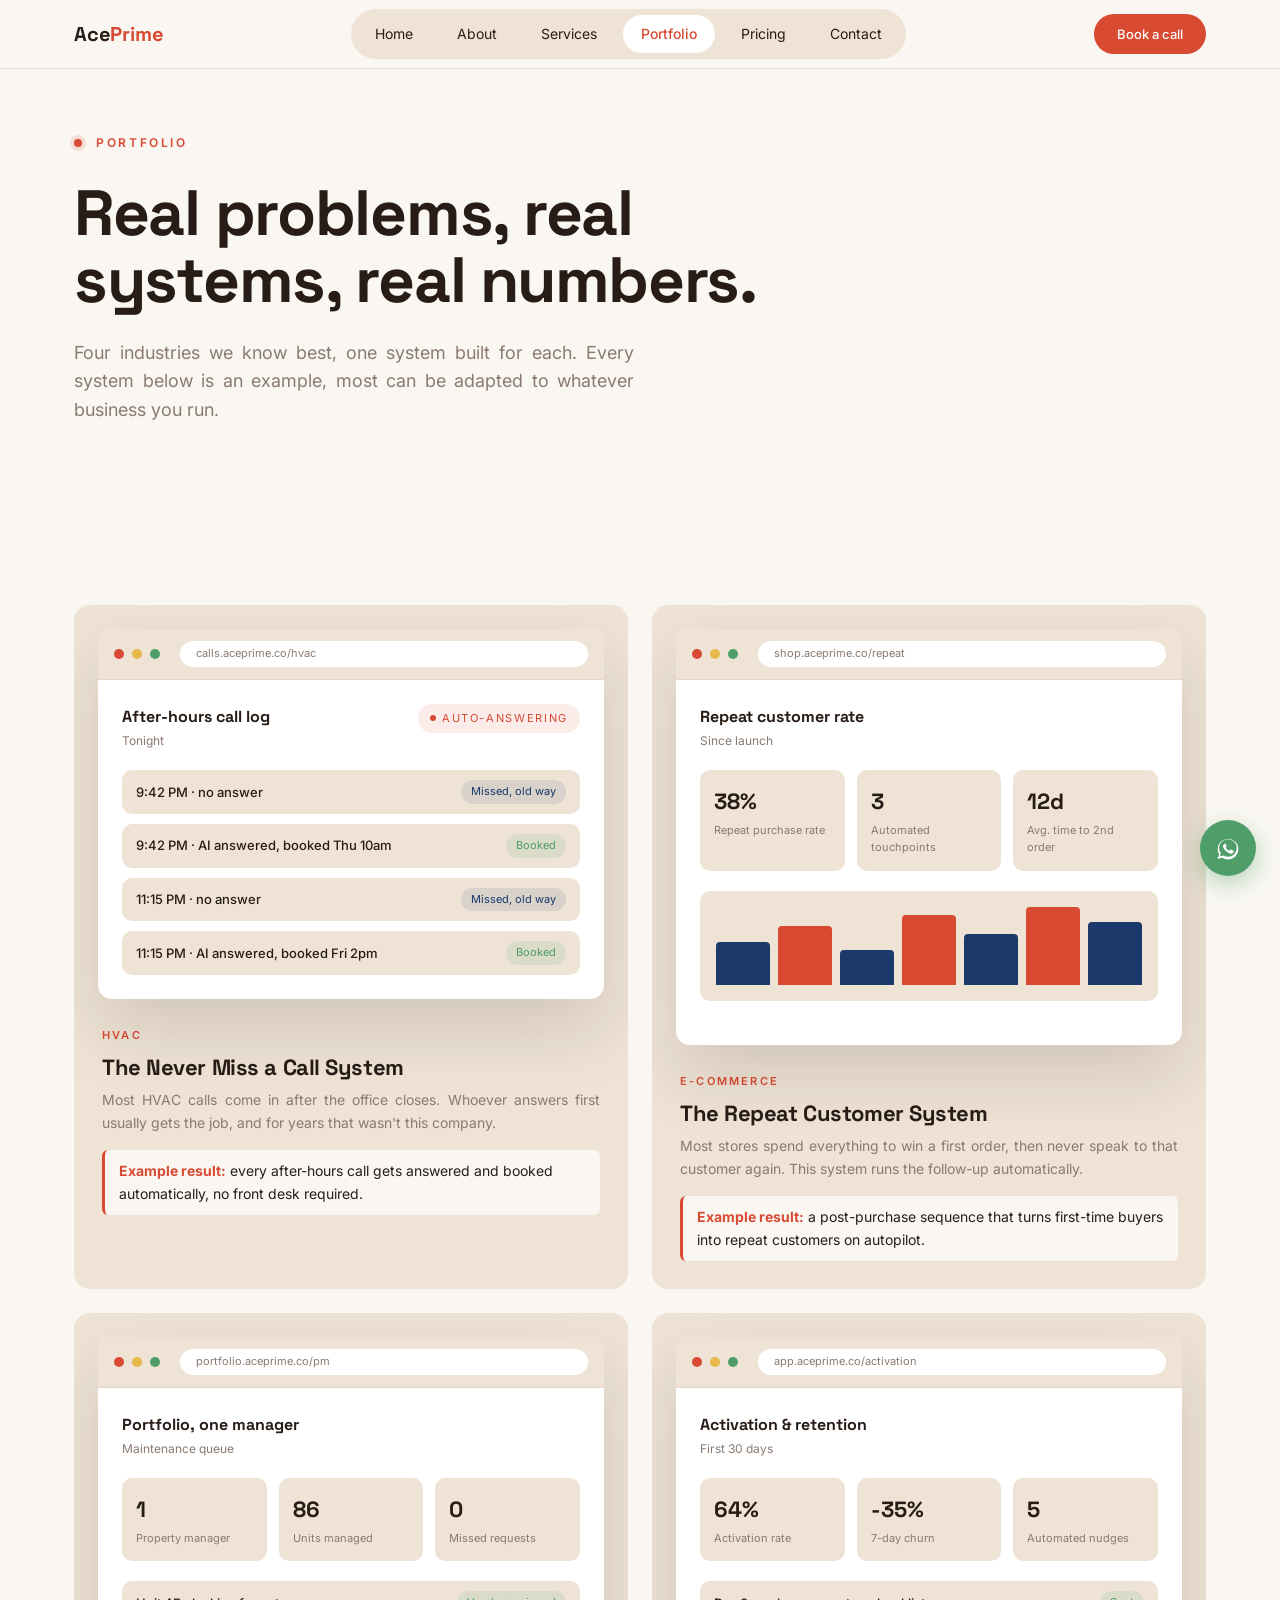
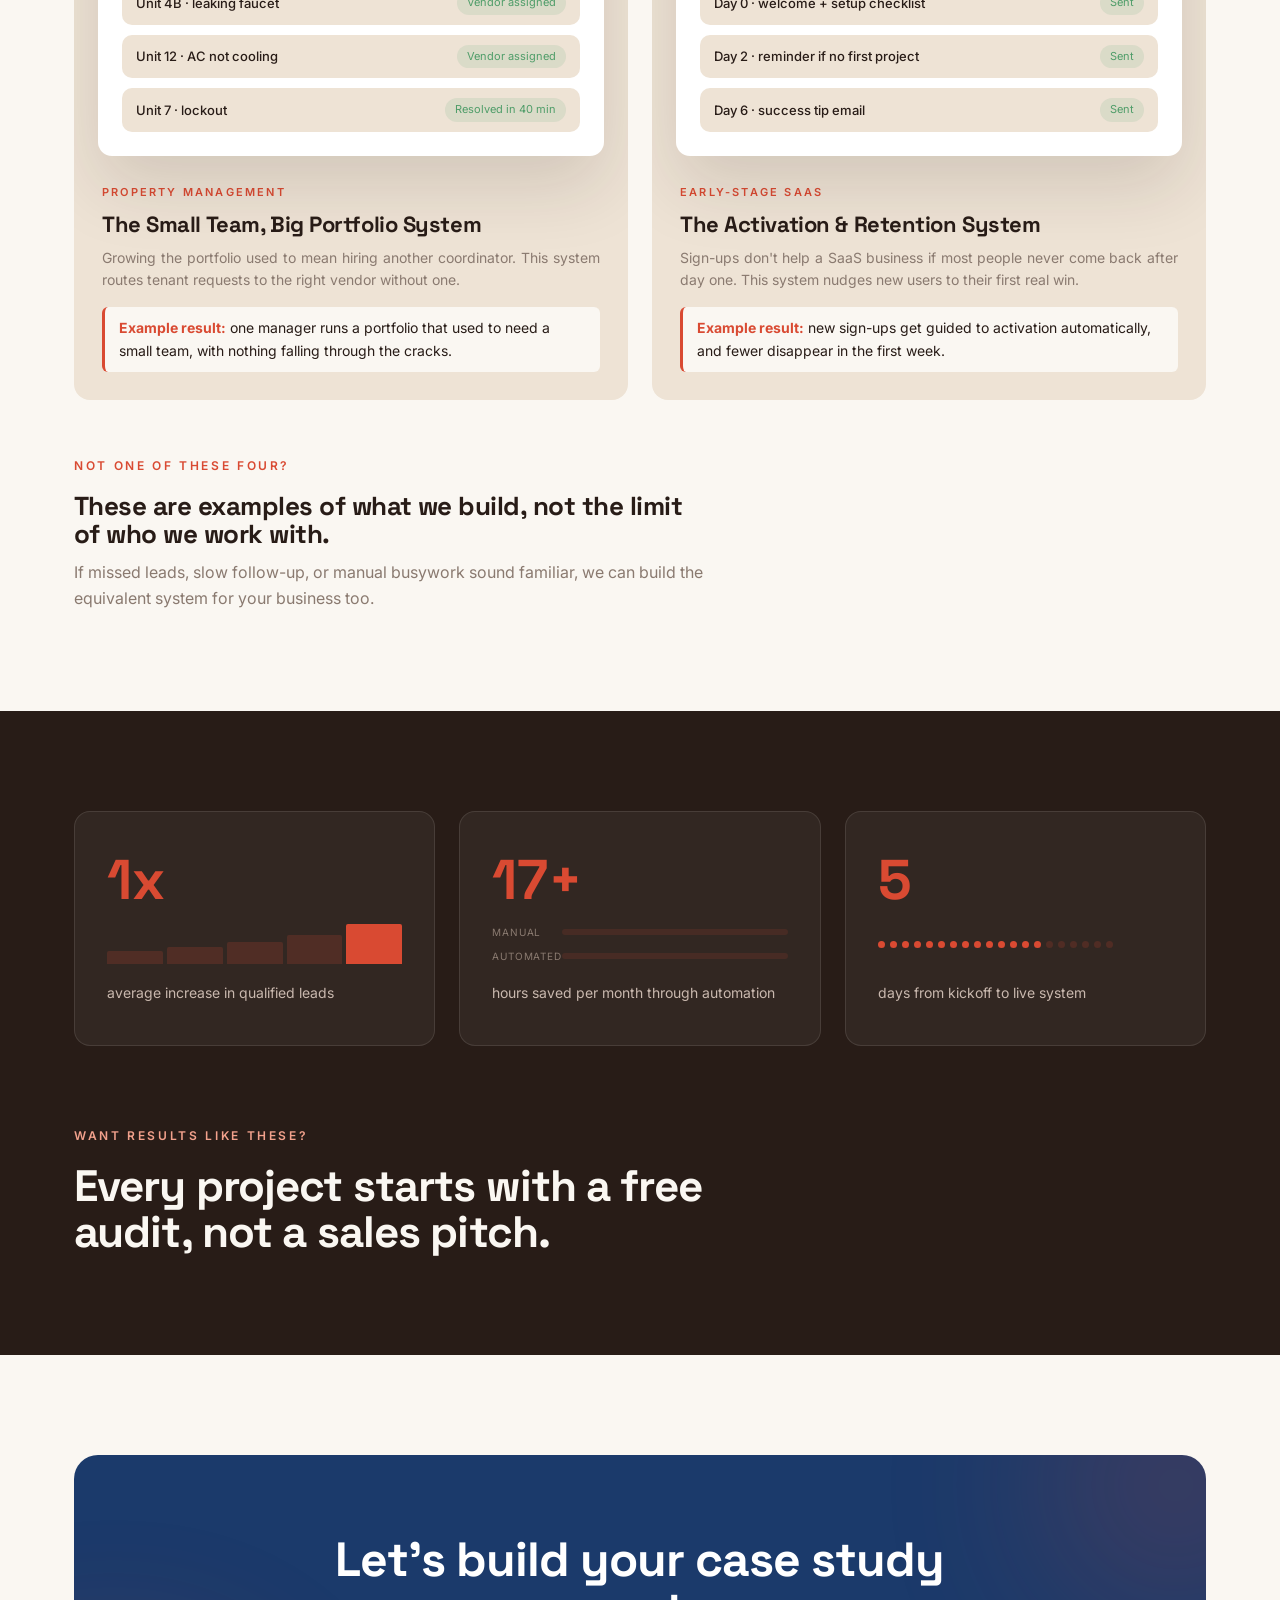
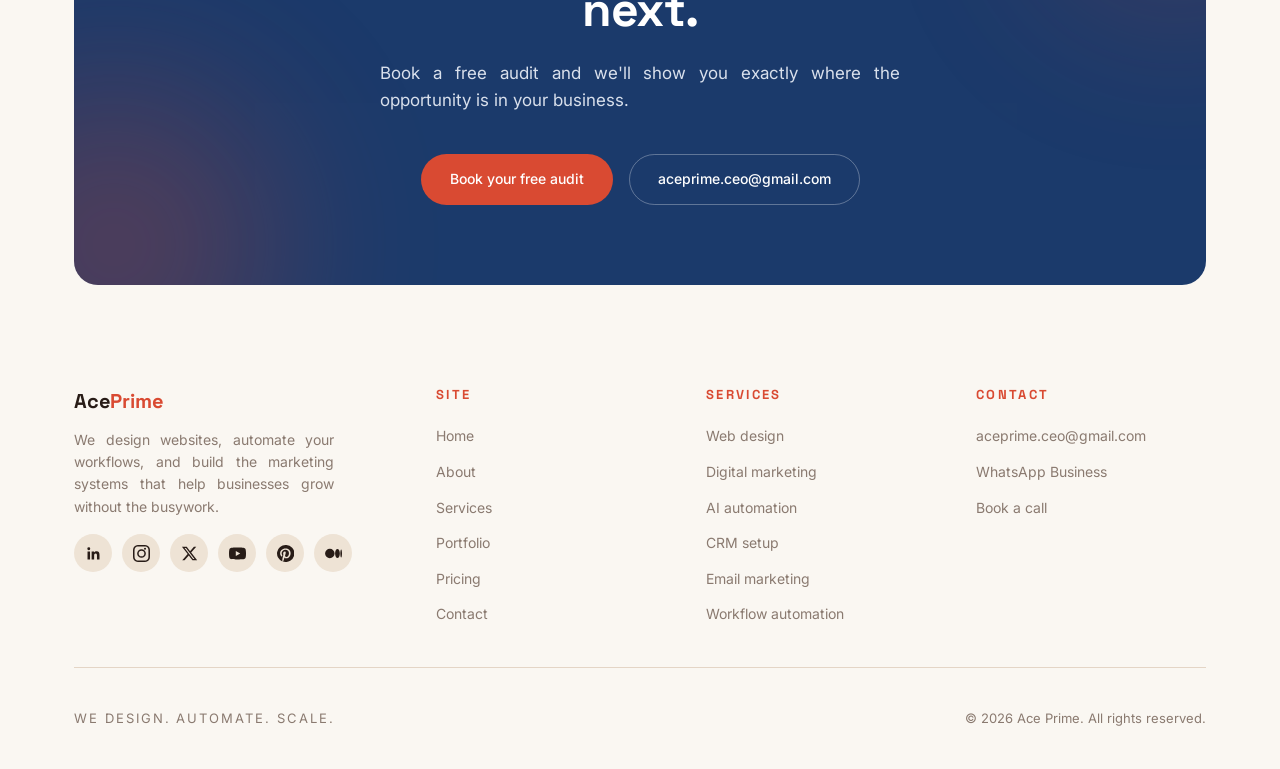
<file: portfolio.html>
<!DOCTYPE html>
<html lang="en">
<head>
<meta charset="UTF-8">
<meta name="viewport" content="width=device-width, initial-scale=1.0">
<title>Portfolio - Ace Prime</title>
<meta name="description" content="Example systems from Ace Prime: HVAC, e-commerce, property management, and early-stage SaaS, with the kind of results each build is designed to produce.">
<link rel="icon" href="favicon.ico" sizes="any">
<link rel="icon" type="image/png" sizes="32x32" href="favicon-32x32.png">
<link rel="icon" type="image/png" sizes="16x16" href="favicon-16x16.png">
<link rel="apple-touch-icon" href="apple-touch-icon.png">
<meta property="og:title" content="Portfolio - Ace Prime">
<meta property="og:description" content="Example systems from Ace Prime: HVAC, e-commerce, property management, and early-stage SaaS, with the kind of results each build is designed to produce.">
<meta property="og:url" content="https://aceprime.co/portfolio">
<meta property="og:type" content="website">
<meta property="og:image" content="https://aceprime.co/og-image.png">
<meta name="twitter:card" content="summary_large_image">
<meta name="twitter:image" content="https://aceprime.co/og-image.png">
<meta name="twitter:title" content="Portfolio - Ace Prime">
<meta name="twitter:description" content="Example systems from Ace Prime: HVAC, e-commerce, property management, and early-stage SaaS, with the kind of results each build is designed to produce.">
<link rel="canonical" href="https://aceprime.co/portfolio">
<link rel="preconnect" href="https://fonts.googleapis.com">
<link rel="preconnect" href="https://fonts.gstatic.com" crossorigin>
<link href="https://fonts.googleapis.com/css2?family=Space+Grotesk:wght@400;500;700&family=Inter:wght@400;500;600&family=Fraunces:ital,opsz,wght@0,9..144,500;1,9..144,500&display=swap" rel="stylesheet">
<link rel="stylesheet" href="style.css">
</head>
<body>

<header>
  <div class="wrap nav">
    <a  href="index.html" class="logo">Ace<span>Prime</span></a>
    <nav class="nav-links">
      <a  href="index.html">Home</a>
      <a  href="about.html">About</a>
      <a  href="services.html">Services</a>
      <a  href="portfolio.html" class="active">Portfolio</a>
      <a  href="pricing.html">Pricing</a>
      <a  href="contact.html">Contact</a>
    </nav>
    <div class="nav-right">
      <a href="https://calendly.com/aceprime-ceo/new-meeting" target="_blank" rel="noopener" class="btn btn-primary btn-small">Book a call</a>
      <button class="menu-toggle" id="menuToggle" aria-label="Open menu">
        <span></span><span></span><span></span>
      </button>
    </div>
  </div>
  <div class="mobile-menu" id="mobileMenu">
    <a  href="index.html" onclick="closeMenu()">Home</a>
    <a  href="about.html" onclick="closeMenu()">About</a>
    <a  href="services.html" onclick="closeMenu()">Services</a>
    <a  href="portfolio.html" onclick="closeMenu()">Portfolio</a>
    <a  href="pricing.html" onclick="closeMenu()">Pricing</a>
    <a  href="contact.html" onclick="closeMenu()">Contact</a>
    <a href="https://calendly.com/aceprime-ceo/new-meeting" target="_blank" rel="noopener" class="btn btn-primary btn-small" onclick="closeMenu()">Book a call</a>
  </div>
</header>

<section class="page-hero">
  <div class="wrap">
    <div class="eyebrow">
      <span class="dot"></span>
      <span class="tag">Portfolio</span>
    </div>
    <h1>Real problems, real systems, real numbers.</h1>
    <p>Four industries we know best, one system built for each. Every system below is an example, most can be adapted to whatever business you run.</p>
  </div>
</section>

<section class="section-light">
  <div class="wrap">
    <div class="portfolio-grid">

      <!-- System 1: HVAC -->
      <div class="case-card" id="hvac">
        <div class="case-visual">
          <div class="dash-window">
            <div class="dash-bar">
              <span class="dash-dot r"></span>
              <span class="dash-dot y"></span>
              <span class="dash-dot g"></span>
              <span class="dash-url">calls.aceprime.co/hvac</span>
            </div>
            <div class="dash-body">
              <div class="dash-row-top">
                <div>
                  <div class="dash-title">After-hours call log</div>
                  <div class="dash-sub">Tonight</div>
                </div>
                <div class="dash-live"><span class="ping"></span>Auto-answering</div>
              </div>
              <div class="dash-list">
                <div class="dash-list-row">
                  <span class="name">9:42 PM &middot; no answer</span>
                  <span class="tag-pending">Missed, old way</span>
                </div>
                <div class="dash-list-row">
                  <span class="name">9:42 PM &middot; AI answered, booked Thu 10am</span>
                  <span class="tag-done">Booked</span>
                </div>
                <div class="dash-list-row">
                  <span class="name">11:15 PM &middot; no answer</span>
                  <span class="tag-pending">Missed, old way</span>
                </div>
                <div class="dash-list-row">
                  <span class="name">11:15 PM &middot; AI answered, booked Fri 2pm</span>
                  <span class="tag-done">Booked</span>
                </div>
              </div>
            </div>
          </div>
        </div>
        <div class="case-body">
          <span class="case-cat">HVAC</span>
          <h3>The Never Miss a Call System</h3>
          <p>Most HVAC calls come in after the office closes. Whoever answers first usually gets the job, and for years that wasn't this company.</p>
          <div class="system-result"><strong>Example result:</strong> every after-hours call gets answered and booked automatically, no front desk required.</div>
        </div>
      </div>

      <!-- System 2: E-commerce -->
      <div class="case-card" id="ecommerce">
        <div class="case-visual">
          <div class="dash-window">
            <div class="dash-bar">
              <span class="dash-dot r"></span>
              <span class="dash-dot y"></span>
              <span class="dash-dot g"></span>
              <span class="dash-url">shop.aceprime.co/repeat</span>
            </div>
            <div class="dash-body">
              <div class="dash-row-top">
                <div>
                  <div class="dash-title">Repeat customer rate</div>
                  <div class="dash-sub">Since launch</div>
                </div>
              </div>
              <div class="dash-stats">
                <div class="dash-stat">
                  <div class="num">38%</div>
                  <div class="lab">Repeat purchase rate</div>
                </div>
                <div class="dash-stat">
                  <div class="num">3</div>
                  <div class="lab">Automated touchpoints</div>
                </div>
                <div class="dash-stat">
                  <div class="num">12d</div>
                  <div class="lab">Avg. time to 2nd order</div>
                </div>
              </div>
              <div class="dash-chart">
                <div class="dash-bar-col"></div>
                <div class="dash-bar-col alt"></div>
                <div class="dash-bar-col"></div>
                <div class="dash-bar-col alt"></div>
                <div class="dash-bar-col"></div>
                <div class="dash-bar-col alt"></div>
                <div class="dash-bar-col"></div>
              </div>
            </div>
          </div>
        </div>
        <div class="case-body">
          <span class="case-cat">E-commerce</span>
          <h3>The Repeat Customer System</h3>
          <p>Most stores spend everything to win a first order, then never speak to that customer again. This system runs the follow-up automatically.</p>
          <div class="system-result"><strong>Example result:</strong> a post-purchase sequence that turns first-time buyers into repeat customers on autopilot.</div>
        </div>
      </div>

      <!-- System 3: Property Management -->
      <div class="case-card" id="property-management">
        <div class="case-visual">
          <div class="dash-window">
            <div class="dash-bar">
              <span class="dash-dot r"></span>
              <span class="dash-dot y"></span>
              <span class="dash-dot g"></span>
              <span class="dash-url">portfolio.aceprime.co/pm</span>
            </div>
            <div class="dash-body">
              <div class="dash-row-top">
                <div>
                  <div class="dash-title">Portfolio, one manager</div>
                  <div class="dash-sub">Maintenance queue</div>
                </div>
              </div>
              <div class="dash-stats">
                <div class="dash-stat">
                  <div class="num">1</div>
                  <div class="lab">Property manager</div>
                </div>
                <div class="dash-stat">
                  <div class="num">86</div>
                  <div class="lab">Units managed</div>
                </div>
                <div class="dash-stat">
                  <div class="num">0</div>
                  <div class="lab">Missed requests</div>
                </div>
              </div>
              <div class="dash-list">
                <div class="dash-list-row">
                  <span class="name">Unit 4B &middot; leaking faucet</span>
                  <span class="tag-done">Vendor assigned</span>
                </div>
                <div class="dash-list-row">
                  <span class="name">Unit 12 &middot; AC not cooling</span>
                  <span class="tag-done">Vendor assigned</span>
                </div>
                <div class="dash-list-row">
                  <span class="name">Unit 7 &middot; lockout</span>
                  <span class="tag-done">Resolved in 40 min</span>
                </div>
              </div>
            </div>
          </div>
        </div>
        <div class="case-body">
          <span class="case-cat">Property Management</span>
          <h3>The Small Team, Big Portfolio System</h3>
          <p>Growing the portfolio used to mean hiring another coordinator. This system routes tenant requests to the right vendor without one.</p>
          <div class="system-result"><strong>Example result:</strong> one manager runs a portfolio that used to need a small team, with nothing falling through the cracks.</div>
        </div>
      </div>

      <!-- System 4: Early-stage SaaS -->
      <div class="case-card" id="saas">
        <div class="case-visual">
          <div class="dash-window">
            <div class="dash-bar">
              <span class="dash-dot r"></span>
              <span class="dash-dot y"></span>
              <span class="dash-dot g"></span>
              <span class="dash-url">app.aceprime.co/activation</span>
            </div>
            <div class="dash-body">
              <div class="dash-row-top">
                <div>
                  <div class="dash-title">Activation &amp; retention</div>
                  <div class="dash-sub">First 30 days</div>
                </div>
              </div>
              <div class="dash-stats">
                <div class="dash-stat">
                  <div class="num">64%</div>
                  <div class="lab">Activation rate</div>
                </div>
                <div class="dash-stat">
                  <div class="num">-35%</div>
                  <div class="lab">7-day churn</div>
                </div>
                <div class="dash-stat">
                  <div class="num">5</div>
                  <div class="lab">Automated nudges</div>
                </div>
              </div>
              <div class="dash-list">
                <div class="dash-list-row">
                  <span class="name">Day 0 &middot; welcome + setup checklist</span>
                  <span class="tag-done">Sent</span>
                </div>
                <div class="dash-list-row">
                  <span class="name">Day 2 &middot; reminder if no first project</span>
                  <span class="tag-done">Sent</span>
                </div>
                <div class="dash-list-row">
                  <span class="name">Day 6 &middot; success tip email</span>
                  <span class="tag-done">Sent</span>
                </div>
              </div>
            </div>
          </div>
        </div>
        <div class="case-body">
          <span class="case-cat">Early-stage SaaS</span>
          <h3>The Activation &amp; Retention System</h3>
          <p>Sign-ups don't help a SaaS business if most people never come back after day one. This system nudges new users to their first real win.</p>
          <div class="system-result"><strong>Example result:</strong> new sign-ups get guided to activation automatically, and fewer disappear in the first week.</div>
        </div>
      </div>

    </div>

    <div class="section-head" style="margin-top:56px; margin-bottom:0;">
      <span class="tag">Not one of these four?</span>
      <h2 style="font-size:26px;">These are examples of what we build, not the limit of who we work with.</h2>
      <p style="text-align:left; color:var(--gray); margin-top:12px; max-width:640px;">If missed leads, slow follow-up, or manual busywork sound familiar, we can build the equivalent system for your business too.</p>
    </div>
  </div>
</section>

<section class="section-dark">
  <div class="wrap">
    <div class="stats-grid" id="statsGrid">
      <div class="stat-box">
        <div class="stat-num"><span id="statLeads">0</span>x</div>
        <div class="stat-visual">
          <div class="stat-chart">
            <div class="bar" style="height:32%"></div>
            <div class="bar" style="height:44%"></div>
            <div class="bar" style="height:56%"></div>
            <div class="bar" style="height:74%"></div>
            <div class="bar accent" style="height:100%"></div>
          </div>
        </div>
        <div class="stat-label">average increase in qualified leads</div>
      </div>
      <div class="stat-box">
        <div class="stat-num"><span id="statHours">0</span>+</div>
        <div class="stat-visual">
          <div class="stat-compare">
            <div class="stat-compare-row"><span class="clabel">Manual</span><span class="bar-track"><span class="bar-fill" style="width:100%"></span></span></div>
            <div class="stat-compare-row"><span class="clabel">Automated</span><span class="bar-track"><span class="bar-fill" style="width:15%"></span></span></div>
          </div>
        </div>
        <div class="stat-label">hours saved per month through automation</div>
      </div>
      <div class="stat-box">
        <div class="stat-num"><span id="statDays">0</span></div>
        <div class="stat-visual">
          <div class="stat-dots">
            <span class="stat-dot on"></span><span class="stat-dot on"></span><span class="stat-dot on"></span><span class="stat-dot on"></span><span class="stat-dot on"></span><span class="stat-dot on"></span><span class="stat-dot on"></span><span class="stat-dot on"></span><span class="stat-dot on"></span><span class="stat-dot on"></span><span class="stat-dot on"></span><span class="stat-dot on"></span><span class="stat-dot on"></span><span class="stat-dot on"></span><span class="stat-dot"></span><span class="stat-dot"></span><span class="stat-dot"></span><span class="stat-dot"></span><span class="stat-dot"></span><span class="stat-dot"></span>
          </div>
        </div>
        <div class="stat-label">days from kickoff to live system</div>
      </div>
    </div>
    <div class="section-head" style="margin-bottom: 0;">
      <span class="tag">Want results like these?</span>
      <h2>Every project starts with a free audit, not a sales pitch.</h2>
    </div>
  </div>
</section>

<section class="section-light">
  <div class="wrap">
    <div class="cta-final">
      <div class="cta-glow"></div>
      <div class="cta-glow-2"></div>
      <h2>Let's build your case study next.</h2>
      <p>Book a free audit and we'll show you exactly where the opportunity is in your business.</p>
      <div class="hero-cta">
        <a href="https://calendly.com/aceprime-ceo/new-meeting" target="_blank" rel="noopener" class="btn btn-primary">Book your free audit</a>
        <a href="mailto:aceprime.ceo@gmail.com" class="btn btn-outline-light">aceprime.ceo@gmail.com</a>
      </div>
    </div>
  </div>
</section>

<footer class="section-light" style="padding-top:0;">
  <div class="wrap">
    <div class="footer-grid">
      <div class="footer-brand">
        <a  href="index.html" class="logo">Ace<span>Prime</span></a>
        <p>We design websites, automate your workflows, and build the marketing systems that help businesses grow without the busywork.</p>
        <div class="social-row">
          <a href="https://www.linkedin.com/in/aceprime/" target="_blank" rel="noopener" class="social-pill" aria-label="LinkedIn">
            <svg viewBox="0 0 24 24"><path d="M20.45 20.45h-3.55v-5.57c0-1.33-.02-3.04-1.85-3.04-1.85 0-2.14 1.45-2.14 2.94v5.67H9.36V9h3.41v1.56h.05c.48-.9 1.64-1.85 3.37-1.85 3.6 0 4.27 2.37 4.27 5.46v6.28zM5.34 7.43a2.07 2.07 0 1 1 0-4.14 2.07 2.07 0 0 1 0 4.14zM7.12 20.45H3.56V9h3.56v11.45z"/></svg>
          </a>
          <a href="https://www.instagram.com/aceprime.co/" target="_blank" rel="noopener" class="social-pill" aria-label="Instagram">
            <svg viewBox="0 0 24 24"><path d="M12 2.16c3.2 0 3.58.01 4.85.07 1.17.05 1.8.25 2.23.41.56.22.96.48 1.38.9.42.42.68.82.9 1.38.16.43.36 1.06.41 2.23.06 1.27.07 1.65.07 4.85s-.01 3.58-.07 4.85c-.05 1.17-.25 1.8-.41 2.23-.22.56-.48.96-.9 1.38-.42.42-.82.68-1.38.9-.43.16-1.06.36-2.23.41-1.27.06-1.65.07-4.85.07s-3.58-.01-4.85-.07c-1.17-.05-1.8-.25-2.23-.41-.56-.22-.96-.48-1.38-.9-.42-.42-.68-.82-.9-1.38-.16-.43-.36-1.06-.41-2.23-.06-1.27-.07-1.65-.07-4.85s.01-3.58.07-4.85c.05-1.17.25-1.8.41-2.23.22-.56.48-.96.9-1.38.42-.42.82-.68 1.38-.9.43-.16 1.06-.36 2.23-.41 1.27-.06 1.65-.07 4.85-.07zM12 0C8.74 0 8.33.01 7.05.07 5.78.13 4.9.33 4.14.63c-.8.31-1.48.72-2.15 1.39C1.32 2.69.91 3.37.6 4.17.3 4.93.1 5.81.04 7.08-.02 8.36 0 8.77 0 12s-.01 3.64.05 4.92c.06 1.27.26 2.15.56 2.91.31.8.72 1.48 1.39 2.15.67.67 1.35 1.08 2.15 1.39.76.3 1.64.5 2.91.56C8.36 23.99 8.77 24 12 24s3.64-.01 4.92-.07c1.27-.06 2.15-.26 2.91-.56.8-.31 1.48-.72 2.15-1.39.67-.67 1.08-1.35 1.39-2.15.3-.76.5-1.64.56-2.91.06-1.28.07-1.69.07-4.92s-.01-3.64-.07-4.92c-.06-1.27-.26-2.15-.56-2.91-.31-.8-.72-1.48-1.39-2.15C21.31 1.32 20.63.91 19.83.6c-.76-.3-1.64-.5-2.91-.56C15.64.01 15.23 0 12 0zm0 5.84A6.16 6.16 0 1 0 18.16 12 6.16 6.16 0 0 0 12 5.84zM12 16a4 4 0 1 1 0-8 4 4 0 0 1 0 8zm6.41-10.85a1.44 1.44 0 1 1-2.88 0 1.44 1.44 0 0 1 2.88 0z"/></svg>
          </a>
          <a href="https://x.com/aceprime_co" target="_blank" rel="noopener" class="social-pill" aria-label="X">
            <svg viewBox="0 0 24 24"><path d="M18.24 2.5h3.3l-7.2 8.23 8.47 10.77h-6.63l-5.2-6.78-5.94 6.78H1.74l7.7-8.8L1.31 2.5h6.8l4.7 6.21 5.43-6.21zM17.1 19.62h1.83L7 4.27H5.05L17.1 19.62z"/></svg>
          </a>
          <a href="https://www.youtube.com/@AcePrime_co" target="_blank" rel="noopener" class="social-pill" aria-label="YouTube">
            <svg viewBox="0 0 24 24"><path d="M23.5 6.19a2.96 2.96 0 0 0-2.08-2.1C19.5 3.5 12 3.5 12 3.5s-7.5 0-9.42.59a2.96 2.96 0 0 0-2.08 2.1A30.9 30.9 0 0 0 0 12a30.9 30.9 0 0 0 .5 5.81 2.96 2.96 0 0 0 2.08 2.1c1.92.59 9.42.59 9.42.59s7.5 0 9.42-.59a2.96 2.96 0 0 0 2.08-2.1A30.9 30.9 0 0 0 24 12a30.9 30.9 0 0 0-.5-5.81zM9.6 15.6V8.4l6.3 3.6-6.3 3.6z"/></svg>
          </a>
          <a href="https://www.pinterest.com/aceprime_co/" target="_blank" rel="noopener" class="social-pill" aria-label="Pinterest">
            <svg viewBox="0 0 24 24"><path d="M12 0a12 12 0 0 0-4.37 23.17c-.1-.94-.2-2.38.04-3.41.22-.93 1.4-5.93 1.4-5.93s-.36-.71-.36-1.77c0-1.65.96-2.89 2.15-2.89 1.02 0 1.51.76 1.51 1.68 0 1.02-.65 2.55-.99 3.97-.28 1.18.6 2.15 1.77 2.15 2.12 0 3.76-2.24 3.76-5.47 0-2.86-2.05-4.86-4.99-4.86-3.4 0-5.39 2.55-5.39 5.18 0 1.03.4 2.13.89 2.73a.36.36 0 0 1 .08.35c-.09.37-.29 1.18-.33 1.34-.05.21-.17.26-.39.16-1.45-.68-2.36-2.78-2.36-4.48 0-3.65 2.65-7 7.65-7 4.02 0 7.14 2.86 7.14 6.69 0 3.99-2.51 7.21-6 7.21-1.17 0-2.27-.61-2.65-1.33 0 0-.58 2.2-.72 2.74-.26 1-.96 2.26-1.43 3.03A12 12 0 1 0 12 0z"/></svg>
          </a>
          <a href="https://medium.com/@aceprime" target="_blank" rel="noopener" class="social-pill" aria-label="Medium">
            <svg viewBox="0 0 24 24"><path d="M13.54 12a6.72 6.72 0 0 1-6.72 6.72A6.72 6.72 0 0 1 .1 12a6.72 6.72 0 0 1 6.72-6.72A6.72 6.72 0 0 1 13.54 12zm7.42 0c0 3.54-1.5 6.42-3.36 6.42-1.85 0-3.36-2.88-3.36-6.42s1.5-6.42 3.36-6.42 3.36 2.87 3.36 6.42zm3.04 0c0 3.17-.53 5.75-1.18 5.75-.65 0-1.18-2.57-1.18-5.75s.53-5.75 1.18-5.75 1.18 2.57 1.18 5.75z"/></svg>
          </a>
        </div>
      </div>
      <div class="footer-col">
        <h4>Site</h4>
        <ul>
          <li><a  href="index.html">Home</a></li>
          <li><a  href="about.html">About</a></li>
          <li><a  href="services.html">Services</a></li>
          <li><a  href="portfolio.html">Portfolio</a></li>
          <li><a  href="pricing.html">Pricing</a></li>
          <li><a  href="contact.html">Contact</a></li>
        </ul>
      </div>
      <div class="footer-col">
        <h4>Services</h4>
        <ul>
          <li><a  href="services.html">Web design</a></li>
          <li><a  href="services.html">Digital marketing</a></li>
          <li><a  href="services.html">AI automation</a></li>
          <li><a  href="services.html">CRM setup</a></li>
          <li><a  href="services.html">Email marketing</a></li>
          <li><a  href="services.html">Workflow automation</a></li>
        </ul>
      </div>
      <div class="footer-col">
        <h4>Contact</h4>
        <ul>
          <li><a href="mailto:aceprime.ceo@gmail.com">aceprime.ceo@gmail.com</a></li>
          <li><a href="https://wa.me/2347083760056" target="_blank" rel="noopener">WhatsApp Business</a></li>
          <li><a href="https://calendly.com/aceprime-ceo/new-meeting" target="_blank" rel="noopener">Book a call</a></li>
        </ul>
      </div>
    </div>
    <div class="footer-inner">
      <p class="tagline">We Design. Automate. Scale.</p>
      <p class="copyright">© 2026 Ace Prime. All rights reserved.</p>
    </div>
  </div>
</footer>

<a href="https://wa.me/2347083760056" target="_blank" rel="noopener" class="wa-float" aria-label="Chat on WhatsApp">
  <svg viewBox="0 0 24 24"><path d="M17.6 6.32A8.86 8.86 0 0 0 12.03 4 8.94 8.94 0 0 0 3.1 12.92a8.84 8.84 0 0 0 1.3 4.66L3 21.5l3.99-1.05a8.94 8.94 0 0 0 4.99 1.45h.01a8.94 8.94 0 0 0 8.93-8.92 8.86 8.86 0 0 0-3.32-6.66ZM12 19.55a7.4 7.4 0 0 1-3.78-1.03l-.27-.16-2.83.74.75-2.75-.18-.28A7.46 7.46 0 0 1 12 4.45a7.45 7.45 0 0 1 7.45 7.45A7.46 7.46 0 0 1 12 19.55Zm4.1-5.58c-.22-.11-1.31-.65-1.51-.72-.2-.08-.35-.11-.5.11-.15.22-.57.72-.7.87-.13.15-.26.16-.48.05-.22-.11-1.95-.72-2.69-2.45-.2-.34.2-.32.57-1.05.06-.13.03-.24-.03-.34-.06-.11-.5-1.2-.69-1.64-.18-.43-.37-.37-.5-.38h-.43c-.15 0-.39.06-.59.28-.2.22-.79.77-.79 1.87s.81 2.18.92 2.33c.11.15 1.6 2.44 3.88 3.32 1.95.76 2.34.61 2.76.57.42-.04 1.31-.54 1.5-1.06.18-.52.18-.96.13-1.06-.06-.1-.21-.16-.43-.27Z"/></svg>
</a>

<script src="app.js"></script>
</body>
</html>
</file>
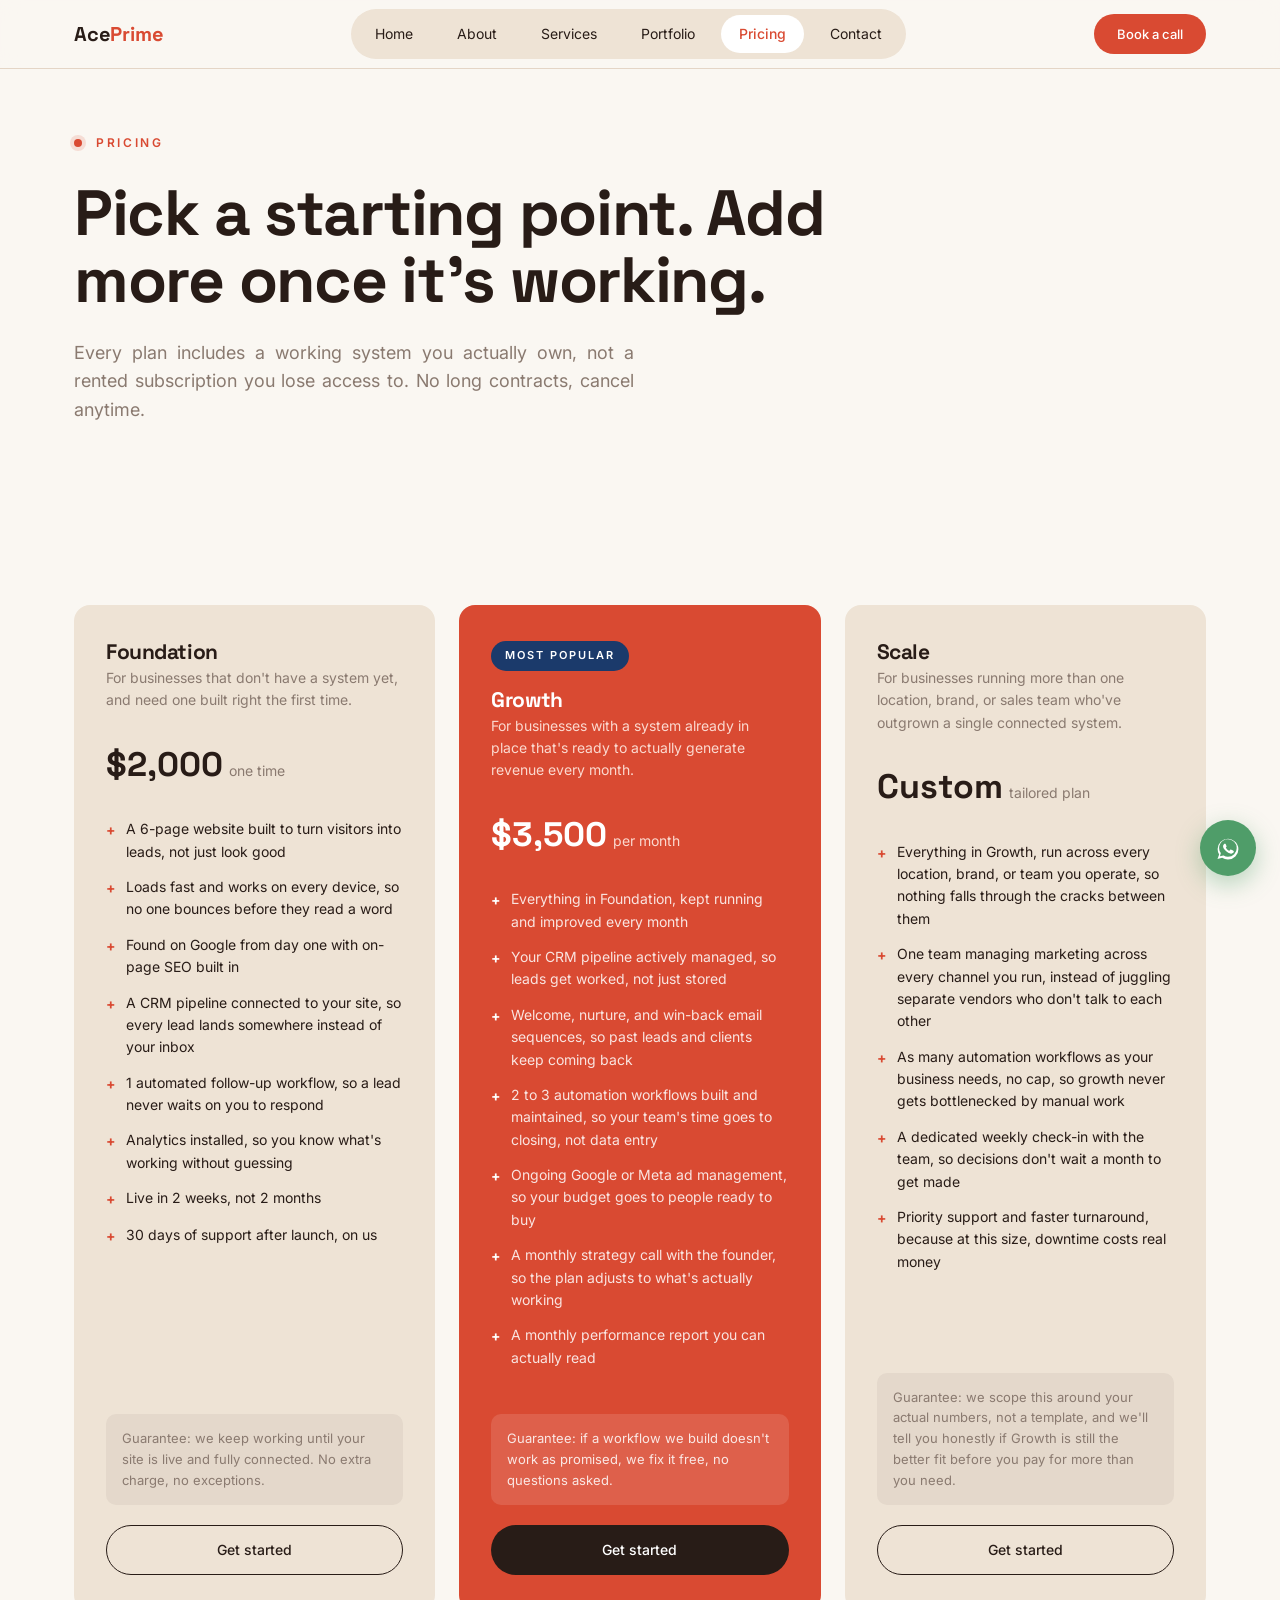
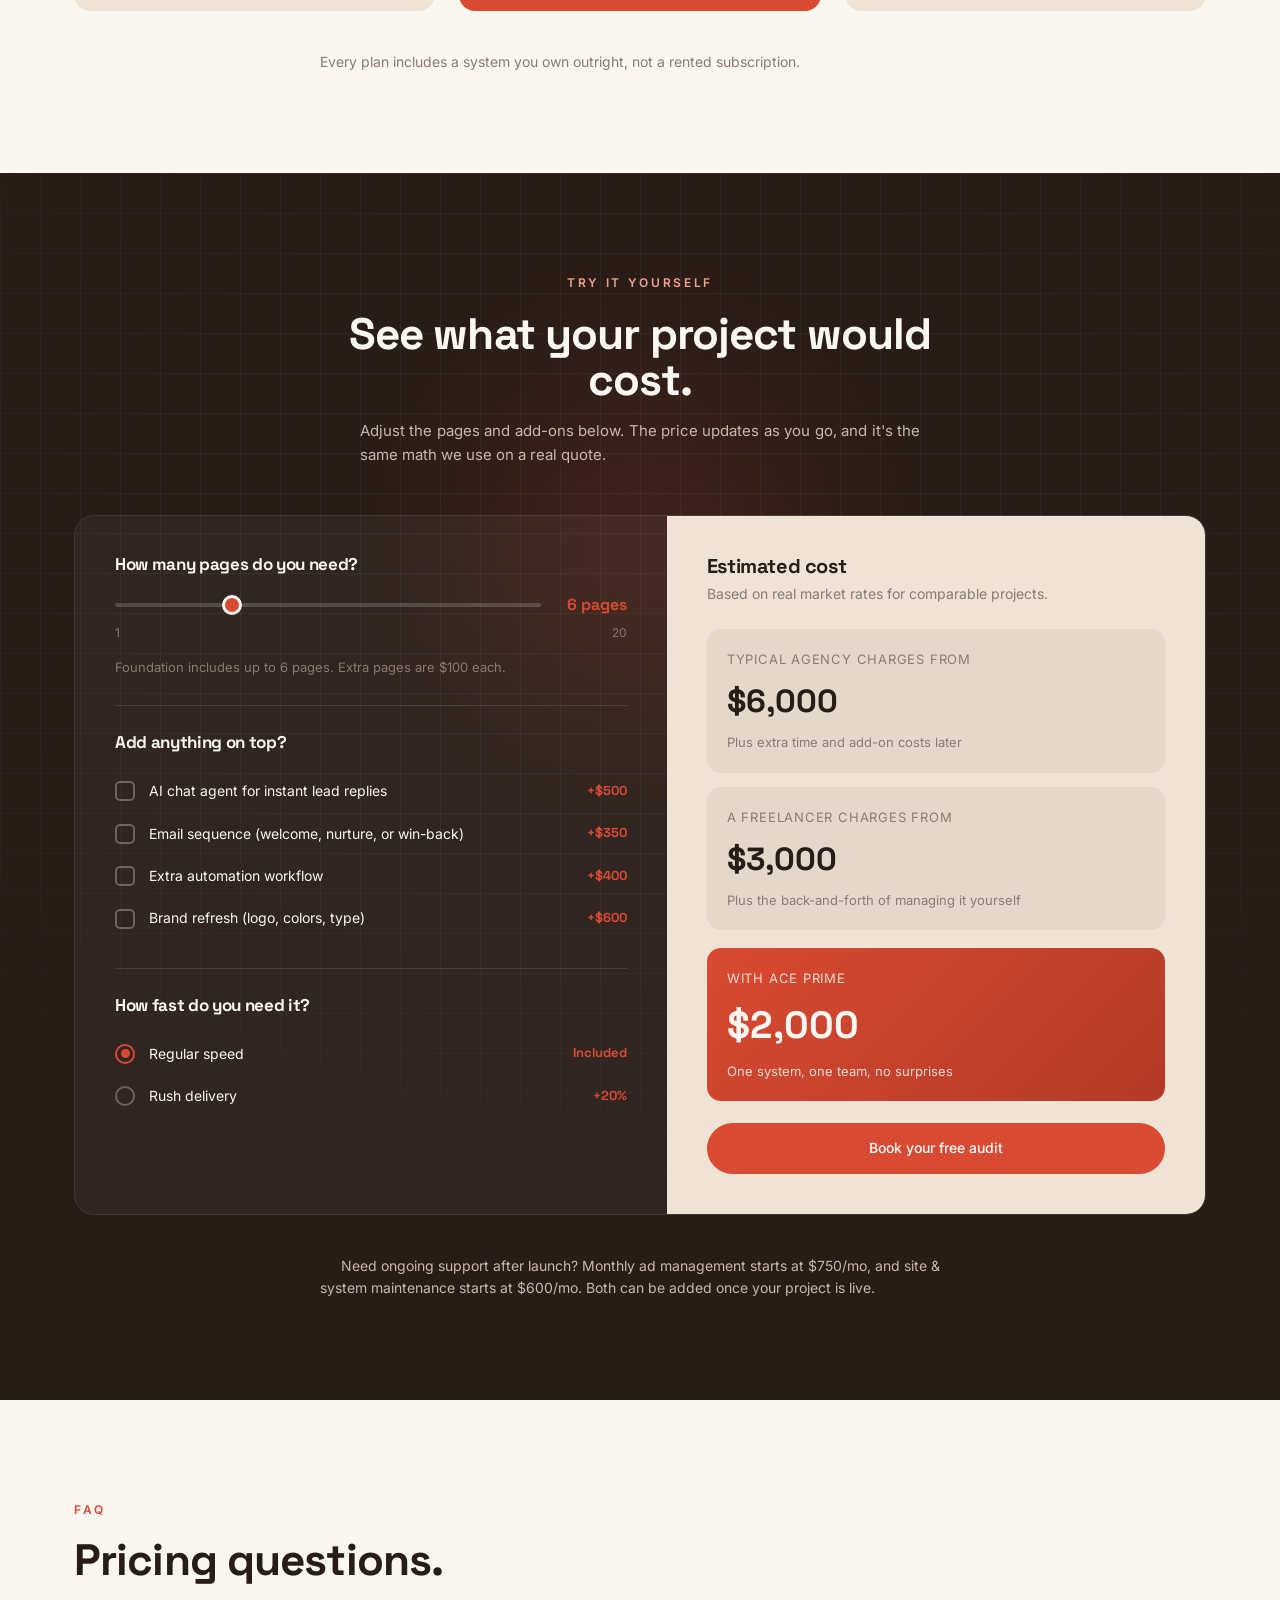
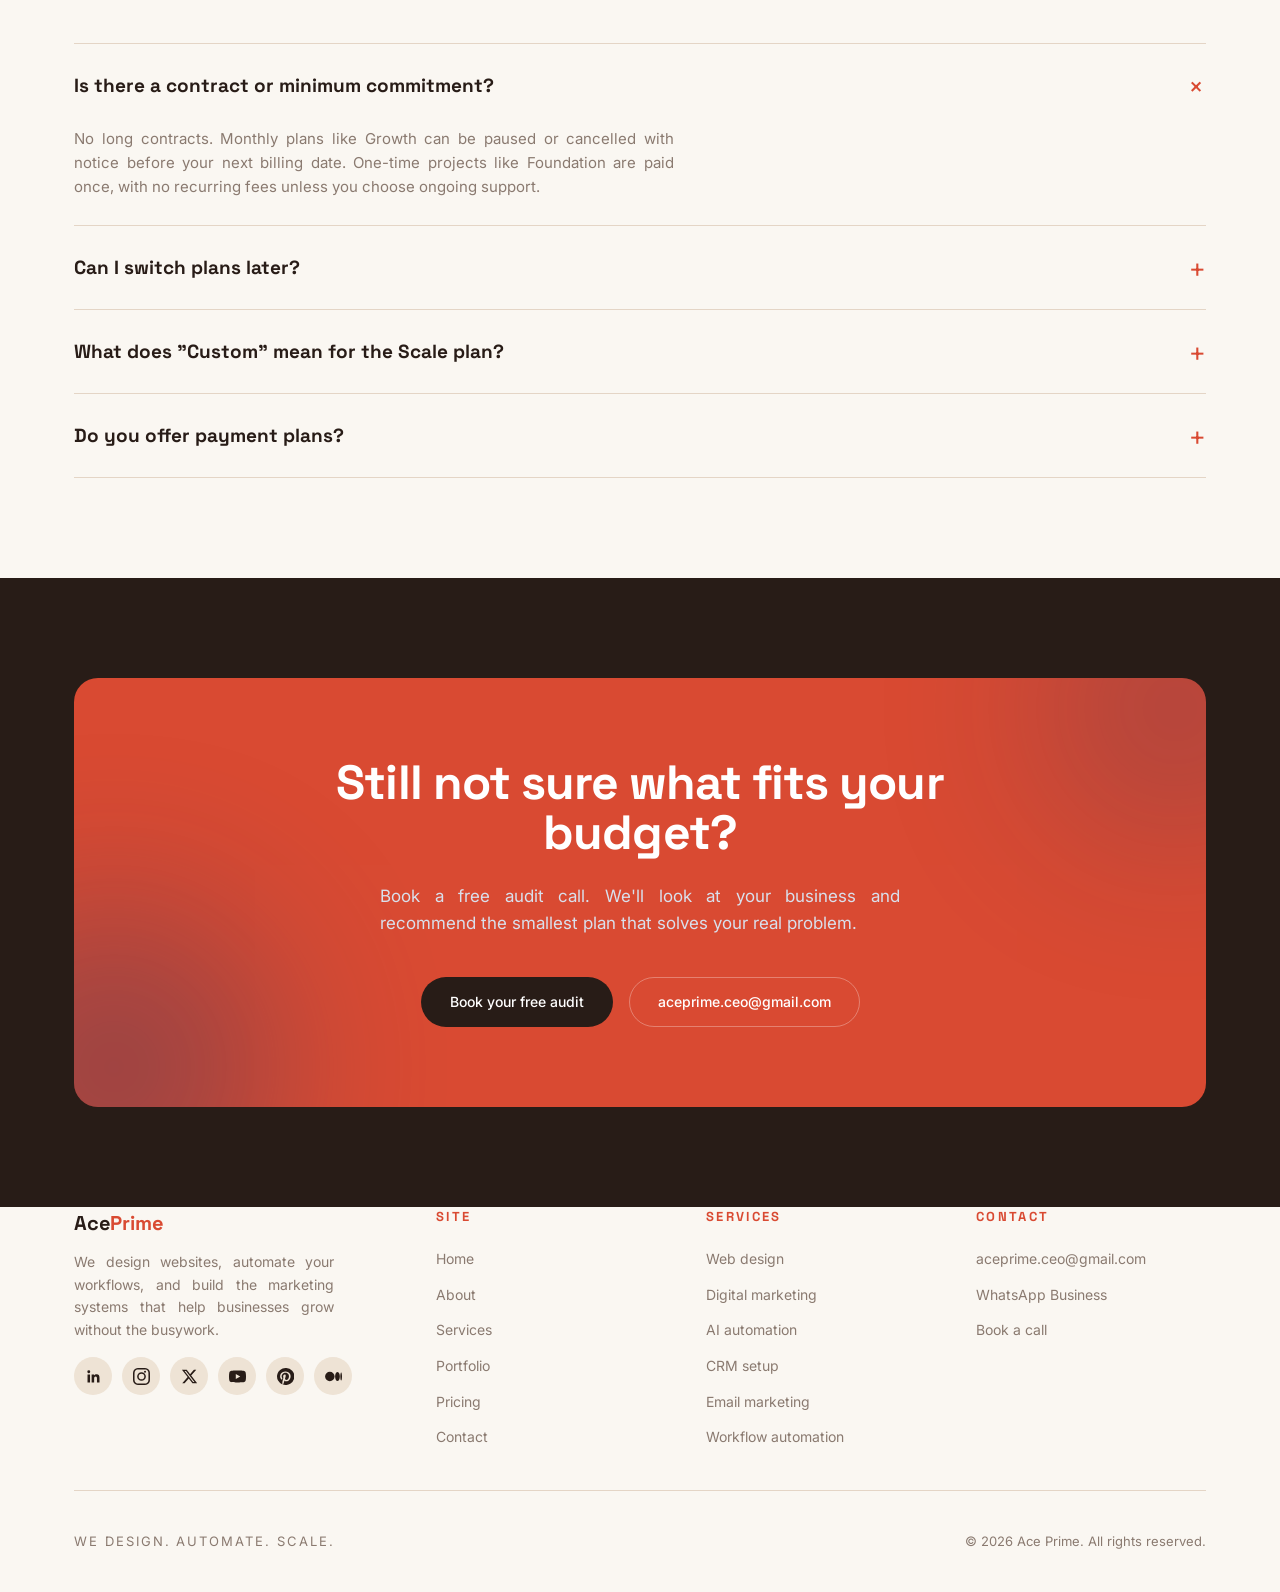
<file: pricing.html>
<!DOCTYPE html>
<html lang="en">
<head>
<meta charset="UTF-8">
<meta name="viewport" content="width=device-width, initial-scale=1.0">
<title>Pricing - Ace Prime</title>
<meta name="description" content="Foundation, Growth, and Scale. Clear Ace Prime pricing for web design, CRM, automation, and marketing, with no long contracts.">
<link rel="icon" href="favicon.ico" sizes="any">
<link rel="icon" type="image/png" sizes="32x32" href="favicon-32x32.png">
<link rel="icon" type="image/png" sizes="16x16" href="favicon-16x16.png">
<link rel="apple-touch-icon" href="apple-touch-icon.png">
<meta property="og:title" content="Pricing - Ace Prime">
<meta property="og:description" content="Foundation, Growth, and Scale. Clear Ace Prime pricing for web design, CRM, automation, and marketing, with no long contracts.">
<meta property="og:url" content="https://aceprime.co/pricing">
<meta property="og:type" content="website">
<meta property="og:image" content="https://aceprime.co/og-image.png">
<meta name="twitter:card" content="summary_large_image">
<meta name="twitter:image" content="https://aceprime.co/og-image.png">
<meta name="twitter:title" content="Pricing - Ace Prime">
<meta name="twitter:description" content="Foundation, Growth, and Scale. Clear Ace Prime pricing for web design, CRM, automation, and marketing, with no long contracts.">
<link rel="canonical" href="https://aceprime.co/pricing">
<link rel="preconnect" href="https://fonts.googleapis.com">
<link rel="preconnect" href="https://fonts.gstatic.com" crossorigin>
<link href="https://fonts.googleapis.com/css2?family=Space+Grotesk:wght@400;500;700&family=Inter:wght@400;500;600&family=Fraunces:ital,opsz,wght@0,9..144,500;1,9..144,500&display=swap" rel="stylesheet">
<link rel="stylesheet" href="style.css">
</head>
<body>

<header>
  <div class="wrap nav">
    <a  href="index.html" class="logo">Ace<span>Prime</span></a>
    <nav class="nav-links">
      <a  href="index.html">Home</a>
      <a  href="about.html">About</a>
      <a  href="services.html">Services</a>
      <a  href="portfolio.html">Portfolio</a>
      <a  href="pricing.html" class="active">Pricing</a>
      <a  href="contact.html">Contact</a>
    </nav>
    <div class="nav-right">
      <a href="https://calendly.com/aceprime-ceo/new-meeting" target="_blank" rel="noopener" class="btn btn-primary btn-small">Book a call</a>
      <button class="menu-toggle" id="menuToggle" aria-label="Open menu">
        <span></span><span></span><span></span>
      </button>
    </div>
  </div>
  <div class="mobile-menu" id="mobileMenu">
    <a  href="index.html" onclick="closeMenu()">Home</a>
    <a  href="about.html" onclick="closeMenu()">About</a>
    <a  href="services.html" onclick="closeMenu()">Services</a>
    <a  href="portfolio.html" onclick="closeMenu()">Portfolio</a>
    <a  href="pricing.html" onclick="closeMenu()">Pricing</a>
    <a  href="contact.html" onclick="closeMenu()">Contact</a>
    <a href="https://calendly.com/aceprime-ceo/new-meeting" target="_blank" rel="noopener" class="btn btn-primary btn-small" onclick="closeMenu()">Book a call</a>
  </div>
</header>

<section class="page-hero">
  <div class="wrap">
    <div class="eyebrow">
      <span class="dot"></span>
      <span class="tag">Pricing</span>
    </div>
    <h1>Pick a starting point. Add more once it's working.</h1>
    <p>Every plan includes a working system you actually own, not a rented subscription you lose access to. No long contracts, cancel anytime.</p>
  </div>
</section>

<section class="section-light">
  <div class="wrap">
    <div class="price-grid">
      <div class="price-card">
        <h3>Foundation</h3>
        <p class="price-sub">For businesses that don't have a system yet, and need one built right the first time.</p>
        <div class="price-amount">$2,000<span class="period">one time</span></div>
        <ul class="price-list">
          <li>A 6-page website built to turn visitors into leads, not just look good</li>
          <li>Loads fast and works on every device, so no one bounces before they read a word</li>
          <li>Found on Google from day one with on-page SEO built in</li>
          <li>A CRM pipeline connected to your site, so every lead lands somewhere instead of your inbox</li>
          <li>1 automated follow-up workflow, so a lead never waits on you to respond</li>
          <li>Analytics installed, so you know what's working without guessing</li>
          <li>Live in 2 weeks, not 2 months</li>
          <li>30 days of support after launch, on us</li>
        </ul>
        <p class="price-guarantee">Guarantee: we keep working until your site is live and fully connected. No extra charge, no exceptions.</p>
        <a href="https://calendly.com/aceprime-ceo/new-meeting" target="_blank" rel="noopener" class="btn btn-outline-dark">Get started</a>
      </div>
      <div class="price-card featured">
        <span class="price-badge">Most popular</span>
        <h3>Growth</h3>
        <p class="price-sub">For businesses with a system already in place that's ready to actually generate revenue every month.</p>
        <div class="price-amount">$3,500<span class="period">per month</span></div>
        <ul class="price-list">
          <li>Everything in Foundation, kept running and improved every month</li>
          <li>Your CRM pipeline actively managed, so leads get worked, not just stored</li>
          <li>Welcome, nurture, and win-back email sequences, so past leads and clients keep coming back</li>
          <li>2 to 3 automation workflows built and maintained, so your team's time goes to closing, not data entry</li>
          <li>Ongoing Google or Meta ad management, so your budget goes to people ready to buy</li>
          <li>A monthly strategy call with the founder, so the plan adjusts to what's actually working</li>
          <li>A monthly performance report you can actually read</li>
        </ul>
        <p class="price-guarantee">Guarantee: if a workflow we build doesn't work as promised, we fix it free, no questions asked.</p>
        <a href="https://calendly.com/aceprime-ceo/new-meeting" target="_blank" rel="noopener" class="btn btn-primary">Get started</a>
      </div>
      <div class="price-card">
        <h3>Scale</h3>
        <p class="price-sub">For businesses running more than one location, brand, or sales team who've outgrown a single connected system.</p>
        <div class="price-amount">Custom<span class="period">tailored plan</span></div>
        <ul class="price-list">
          <li>Everything in Growth, run across every location, brand, or team you operate, so nothing falls through the cracks between them</li>
          <li>One team managing marketing across every channel you run, instead of juggling separate vendors who don't talk to each other</li>
          <li>As many automation workflows as your business needs, no cap, so growth never gets bottlenecked by manual work</li>
          <li>A dedicated weekly check-in with the team, so decisions don't wait a month to get made</li>
          <li>Priority support and faster turnaround, because at this size, downtime costs real money</li>
        </ul>
        <p class="price-guarantee">Guarantee: we scope this around your actual numbers, not a template, and we'll tell you honestly if Growth is still the better fit before you pay for more than you need.</p>
        <a href="https://calendly.com/aceprime-ceo/new-meeting" target="_blank" rel="noopener" class="btn btn-outline-dark">Get started</a>
      </div>
    </div>
    <p style="text-align: center; max-width: 640px; margin: 40px auto 0; font-size: 14px; color: var(--gray);">Every plan includes a system you own outright, not a rented subscription.</p>
  </div>
</section>

<section class="section-dark calc-bg" id="calculator-section">
  <div class="calc-grid-pattern" aria-hidden="true"></div>
  <div class="calc-glow" id="calcGlow" aria-hidden="true"></div>
  <div class="wrap">
    <div class="section-head" style="margin: 0 auto; text-align: center;">
      <span class="tag">Try it yourself</span>
      <h2>See what your project would cost.</h2>
      <p class="calc-intro">Adjust the pages and add-ons below. The price updates as you go, and it's the same math we use on a real quote.</p>
    </div>

    <div class="calc-grid">
      <div class="calc-form">
        <div class="calc-section">
          <h3>How many pages do you need?</h3>
          <div class="calc-slider-row">
            <input type="range" id="calcPages" class="calc-slider" min="1" max="20" step="1" value="6" aria-describedby="calcPagesValue">
            <div class="calc-slider-value" id="calcPagesValue">6 pages</div>
          </div>
          <div class="calc-slider-labels"><span>1</span><span>20</span></div>
          <p class="calc-note">Foundation includes up to 6 pages. Extra pages are $100 each.</p>
        </div>

        <div class="calc-section">
          <h3>Add anything on top?</h3>
          <label class="calc-checkbox">
            <input type="checkbox" id="calcAiChat">
            <span class="calc-checkbox-box" aria-hidden="true"></span>
            <span class="calc-checkbox-text">AI chat agent for instant lead replies</span>
            <span class="calc-checkbox-price">+$500</span>
          </label>
          <label class="calc-checkbox">
            <input type="checkbox" id="calcEmailSequence">
            <span class="calc-checkbox-box" aria-hidden="true"></span>
            <span class="calc-checkbox-text">Email sequence (welcome, nurture, or win-back)</span>
            <span class="calc-checkbox-price">+$350</span>
          </label>
          <label class="calc-checkbox">
            <input type="checkbox" id="calcExtraAutomation">
            <span class="calc-checkbox-box" aria-hidden="true"></span>
            <span class="calc-checkbox-text">Extra automation workflow</span>
            <span class="calc-checkbox-price">+$400</span>
          </label>
          <label class="calc-checkbox">
            <input type="checkbox" id="calcBrandRefresh">
            <span class="calc-checkbox-box" aria-hidden="true"></span>
            <span class="calc-checkbox-text">Brand refresh (logo, colors, type)</span>
            <span class="calc-checkbox-price">+$600</span>
          </label>
        </div>

        <div class="calc-section">
          <h3>How fast do you need it?</h3>
          <label class="calc-radio">
            <input type="radio" name="calcTimeline" id="calcRegular" checked>
            <span class="calc-radio-circle" aria-hidden="true"></span>
            <span class="calc-radio-text">Regular speed</span>
            <span class="calc-radio-price">Included</span>
          </label>
          <label class="calc-radio">
            <input type="radio" name="calcTimeline" id="calcRush">
            <span class="calc-radio-circle" aria-hidden="true"></span>
            <span class="calc-radio-text">Rush delivery</span>
            <span class="calc-radio-price">+20%</span>
          </label>
        </div>
      </div>

      <div class="calc-results">
        <h3>Estimated cost</h3>
        <p class="calc-results-sub">Based on real market rates for comparable projects.</p>

        <div class="calc-compare-card">
          <div class="calc-compare-label">Typical agency charges from</div>
          <div class="calc-compare-price" id="calcAgencyPrice">$6,000</div>
          <div class="calc-compare-note">Plus extra time and add-on costs later</div>
        </div>

        <div class="calc-compare-card">
          <div class="calc-compare-label">A freelancer charges from</div>
          <div class="calc-compare-price" id="calcFreelancerPrice">$3,000</div>
          <div class="calc-compare-note">Plus the back-and-forth of managing it yourself</div>
        </div>

        <div class="calc-compare-card calc-compare-featured">
          <div class="calc-compare-label">With Ace Prime</div>
          <div class="calc-compare-price" id="calcAcePrimePrice">$2,000</div>
          <div class="calc-compare-note">One system, one team, no surprises</div>
        </div>

        <a href="https://calendly.com/aceprime-ceo/new-meeting" target="_blank" rel="noopener" class="btn btn-primary calc-cta">Book your free audit</a>
      </div>
    </div>

    <p class="calc-footnote">Need ongoing support after launch? Monthly ad management starts at $750/mo, and site &amp; system maintenance starts at $600/mo. Both can be added once your project is live.</p>
  </div>
</section>

<section class="section-light">
  <div class="wrap">
    <div class="section-head">
      <span class="tag">FAQ</span>
      <h2>Pricing questions.</h2>
    </div>
    <div class="faq-wrap" style="max-width: none; margin: 0;">
      <div class="faq-list">
        <div class="faq-item open">
          <button class="faq-q">
            Is there a contract or minimum commitment?
            <span class="plus">+</span>
          </button>
          <div class="faq-a">
            <p>No long contracts. Monthly plans like Growth can be paused or cancelled with notice before your next billing date. One-time projects like Foundation are paid once, with no recurring fees unless you choose ongoing support.</p>
          </div>
        </div>
        <div class="faq-item">
          <button class="faq-q">
            Can I switch plans later?
            <span class="plus">+</span>
          </button>
          <div class="faq-a">
            <p>Yes. Most clients start with Foundation or Growth and move up as their needs grow. We'll always recommend the smallest plan that solves your actual problem, not the biggest one available.</p>
          </div>
        </div>
        <div class="faq-item">
          <button class="faq-q">
            What does "Custom" mean for the Scale plan?
            <span class="plus">+</span>
          </button>
          <div class="faq-a">
            <p>Scale is built around your specific channels, team size, and goals. We'll put together a quote after an audit call so you're only paying for what you actually need.</p>
          </div>
        </div>
        <div class="faq-item">
          <button class="faq-q">
            Do you offer payment plans?
            <span class="plus">+</span>
          </button>
          <div class="faq-a">
            <p>For Foundation projects, we split payment into two installments, half to start and half on delivery. Just mention this on your audit call.</p>
          </div>
        </div>
      </div>
    </div>
  </div>
</section>

<section class="section-dark">
  <div class="wrap">
    <div class="cta-final" style="background: var(--red);">
      <div class="cta-glow" style="background: var(--blue); opacity: 0.35;"></div>
      <div class="cta-glow-2" style="background: var(--blue); opacity: 0.25;"></div>
      <h2>Still not sure what fits your budget?</h2>
      <p>Book a free audit call. We'll look at your business and recommend the smallest plan that solves your real problem.</p>
      <div class="hero-cta">
        <a href="https://calendly.com/aceprime-ceo/new-meeting" target="_blank" rel="noopener" class="btn" style="background: var(--ink); color: #fff;">Book your free audit</a>
        <a href="mailto:aceprime.ceo@gmail.com" class="btn btn-outline-light">aceprime.ceo@gmail.com</a>
      </div>
    </div>
  </div>
</section>

<footer class="section-light" style="padding-top:0;">
  <div class="wrap">
    <div class="footer-grid">
      <div class="footer-brand">
        <a  href="index.html" class="logo">Ace<span>Prime</span></a>
        <p>We design websites, automate your workflows, and build the marketing systems that help businesses grow without the busywork.</p>
        <div class="social-row">
          <a href="https://www.linkedin.com/in/aceprime/" target="_blank" rel="noopener" class="social-pill" aria-label="LinkedIn">
            <svg viewBox="0 0 24 24"><path d="M20.45 20.45h-3.55v-5.57c0-1.33-.02-3.04-1.85-3.04-1.85 0-2.14 1.45-2.14 2.94v5.67H9.36V9h3.41v1.56h.05c.48-.9 1.64-1.85 3.37-1.85 3.6 0 4.27 2.37 4.27 5.46v6.28zM5.34 7.43a2.07 2.07 0 1 1 0-4.14 2.07 2.07 0 0 1 0 4.14zM7.12 20.45H3.56V9h3.56v11.45z"/></svg>
          </a>
          <a href="https://www.instagram.com/aceprime.co/" target="_blank" rel="noopener" class="social-pill" aria-label="Instagram">
            <svg viewBox="0 0 24 24"><path d="M12 2.16c3.2 0 3.58.01 4.85.07 1.17.05 1.8.25 2.23.41.56.22.96.48 1.38.9.42.42.68.82.9 1.38.16.43.36 1.06.41 2.23.06 1.27.07 1.65.07 4.85s-.01 3.58-.07 4.85c-.05 1.17-.25 1.8-.41 2.23-.22.56-.48.96-.9 1.38-.42.42-.82.68-1.38.9-.43.16-1.06.36-2.23.41-1.27.06-1.65.07-4.85.07s-3.58-.01-4.85-.07c-1.17-.05-1.8-.25-2.23-.41-.56-.22-.96-.48-1.38-.9-.42-.42-.68-.82-.9-1.38-.16-.43-.36-1.06-.41-2.23-.06-1.27-.07-1.65-.07-4.85s.01-3.58.07-4.85c.05-1.17.25-1.8.41-2.23.22-.56.48-.96.9-1.38.42-.42.82-.68 1.38-.9.43-.16 1.06-.36 2.23-.41 1.27-.06 1.65-.07 4.85-.07zM12 0C8.74 0 8.33.01 7.05.07 5.78.13 4.9.33 4.14.63c-.8.31-1.48.72-2.15 1.39C1.32 2.69.91 3.37.6 4.17.3 4.93.1 5.81.04 7.08-.02 8.36 0 8.77 0 12s-.01 3.64.05 4.92c.06 1.27.26 2.15.56 2.91.31.8.72 1.48 1.39 2.15.67.67 1.35 1.08 2.15 1.39.76.3 1.64.5 2.91.56C8.36 23.99 8.77 24 12 24s3.64-.01 4.92-.07c1.27-.06 2.15-.26 2.91-.56.8-.31 1.48-.72 2.15-1.39.67-.67 1.08-1.35 1.39-2.15.3-.76.5-1.64.56-2.91.06-1.28.07-1.69.07-4.92s-.01-3.64-.07-4.92c-.06-1.27-.26-2.15-.56-2.91-.31-.8-.72-1.48-1.39-2.15C21.31 1.32 20.63.91 19.83.6c-.76-.3-1.64-.5-2.91-.56C15.64.01 15.23 0 12 0zm0 5.84A6.16 6.16 0 1 0 18.16 12 6.16 6.16 0 0 0 12 5.84zM12 16a4 4 0 1 1 0-8 4 4 0 0 1 0 8zm6.41-10.85a1.44 1.44 0 1 1-2.88 0 1.44 1.44 0 0 1 2.88 0z"/></svg>
          </a>
          <a href="https://x.com/aceprime_co" target="_blank" rel="noopener" class="social-pill" aria-label="X">
            <svg viewBox="0 0 24 24"><path d="M18.24 2.5h3.3l-7.2 8.23 8.47 10.77h-6.63l-5.2-6.78-5.94 6.78H1.74l7.7-8.8L1.31 2.5h6.8l4.7 6.21 5.43-6.21zM17.1 19.62h1.83L7 4.27H5.05L17.1 19.62z"/></svg>
          </a>
          <a href="https://www.youtube.com/@AcePrime_co" target="_blank" rel="noopener" class="social-pill" aria-label="YouTube">
            <svg viewBox="0 0 24 24"><path d="M23.5 6.19a2.96 2.96 0 0 0-2.08-2.1C19.5 3.5 12 3.5 12 3.5s-7.5 0-9.42.59a2.96 2.96 0 0 0-2.08 2.1A30.9 30.9 0 0 0 0 12a30.9 30.9 0 0 0 .5 5.81 2.96 2.96 0 0 0 2.08 2.1c1.92.59 9.42.59 9.42.59s7.5 0 9.42-.59a2.96 2.96 0 0 0 2.08-2.1A30.9 30.9 0 0 0 24 12a30.9 30.9 0 0 0-.5-5.81zM9.6 15.6V8.4l6.3 3.6-6.3 3.6z"/></svg>
          </a>
          <a href="https://www.pinterest.com/aceprime_co/" target="_blank" rel="noopener" class="social-pill" aria-label="Pinterest">
            <svg viewBox="0 0 24 24"><path d="M12 0a12 12 0 0 0-4.37 23.17c-.1-.94-.2-2.38.04-3.41.22-.93 1.4-5.93 1.4-5.93s-.36-.71-.36-1.77c0-1.65.96-2.89 2.15-2.89 1.02 0 1.51.76 1.51 1.68 0 1.02-.65 2.55-.99 3.97-.28 1.18.6 2.15 1.77 2.15 2.12 0 3.76-2.24 3.76-5.47 0-2.86-2.05-4.86-4.99-4.86-3.4 0-5.39 2.55-5.39 5.18 0 1.03.4 2.13.89 2.73a.36.36 0 0 1 .08.35c-.09.37-.29 1.18-.33 1.34-.05.21-.17.26-.39.16-1.45-.68-2.36-2.78-2.36-4.48 0-3.65 2.65-7 7.65-7 4.02 0 7.14 2.86 7.14 6.69 0 3.99-2.51 7.21-6 7.21-1.17 0-2.27-.61-2.65-1.33 0 0-.58 2.2-.72 2.74-.26 1-.96 2.26-1.43 3.03A12 12 0 1 0 12 0z"/></svg>
          </a>
          <a href="https://medium.com/@aceprime" target="_blank" rel="noopener" class="social-pill" aria-label="Medium">
            <svg viewBox="0 0 24 24"><path d="M13.54 12a6.72 6.72 0 0 1-6.72 6.72A6.72 6.72 0 0 1 .1 12a6.72 6.72 0 0 1 6.72-6.72A6.72 6.72 0 0 1 13.54 12zm7.42 0c0 3.54-1.5 6.42-3.36 6.42-1.85 0-3.36-2.88-3.36-6.42s1.5-6.42 3.36-6.42 3.36 2.87 3.36 6.42zm3.04 0c0 3.17-.53 5.75-1.18 5.75-.65 0-1.18-2.57-1.18-5.75s.53-5.75 1.18-5.75 1.18 2.57 1.18 5.75z"/></svg>
          </a>
        </div>
      </div>
      <div class="footer-col">
        <h4>Site</h4>
        <ul>
          <li><a  href="index.html">Home</a></li>
          <li><a  href="about.html">About</a></li>
          <li><a  href="services.html">Services</a></li>
          <li><a  href="portfolio.html">Portfolio</a></li>
          <li><a  href="pricing.html">Pricing</a></li>
          <li><a  href="contact.html">Contact</a></li>
        </ul>
      </div>
      <div class="footer-col">
        <h4>Services</h4>
        <ul>
          <li><a  href="services.html">Web design</a></li>
          <li><a  href="services.html">Digital marketing</a></li>
          <li><a  href="services.html">AI automation</a></li>
          <li><a  href="services.html">CRM setup</a></li>
          <li><a  href="services.html">Email marketing</a></li>
          <li><a  href="services.html">Workflow automation</a></li>
        </ul>
      </div>
      <div class="footer-col">
        <h4>Contact</h4>
        <ul>
          <li><a href="mailto:aceprime.ceo@gmail.com">aceprime.ceo@gmail.com</a></li>
          <li><a href="https://wa.me/2347083760056" target="_blank" rel="noopener">WhatsApp Business</a></li>
          <li><a href="https://calendly.com/aceprime-ceo/new-meeting" target="_blank" rel="noopener">Book a call</a></li>
        </ul>
      </div>
    </div>
    <div class="footer-inner">
      <p class="tagline">We Design. Automate. Scale.</p>
      <p class="copyright">© 2026 Ace Prime. All rights reserved.</p>
    </div>
  </div>
</footer>

<a href="https://wa.me/2347083760056" target="_blank" rel="noopener" class="wa-float" aria-label="Chat on WhatsApp">
  <svg viewBox="0 0 24 24"><path d="M17.6 6.32A8.86 8.86 0 0 0 12.03 4 8.94 8.94 0 0 0 3.1 12.92a8.84 8.84 0 0 0 1.3 4.66L3 21.5l3.99-1.05a8.94 8.94 0 0 0 4.99 1.45h.01a8.94 8.94 0 0 0 8.93-8.92 8.86 8.86 0 0 0-3.32-6.66ZM12 19.55a7.4 7.4 0 0 1-3.78-1.03l-.27-.16-2.83.74.75-2.75-.18-.28A7.46 7.46 0 0 1 12 4.45a7.45 7.45 0 0 1 7.45 7.45A7.46 7.46 0 0 1 12 19.55Zm4.1-5.58c-.22-.11-1.31-.65-1.51-.72-.2-.08-.35-.11-.5.11-.15.22-.57.72-.7.87-.13.15-.26.16-.48.05-.22-.11-1.95-.72-2.69-2.45-.2-.34.2-.32.57-1.05.06-.13.03-.24-.03-.34-.06-.11-.5-1.2-.69-1.64-.18-.43-.37-.37-.5-.38h-.43c-.15 0-.39.06-.59.28-.2.22-.79.77-.79 1.87s.81 2.18.92 2.33c.11.15 1.6 2.44 3.88 3.32 1.95.76 2.34.61 2.76.57.42-.04 1.31-.54 1.5-1.06.18-.52.18-.96.13-1.06-.06-.1-.21-.16-.43-.27Z"/></svg>
</a>

<script src="app.js"></script>
</body>
</html>
</file>
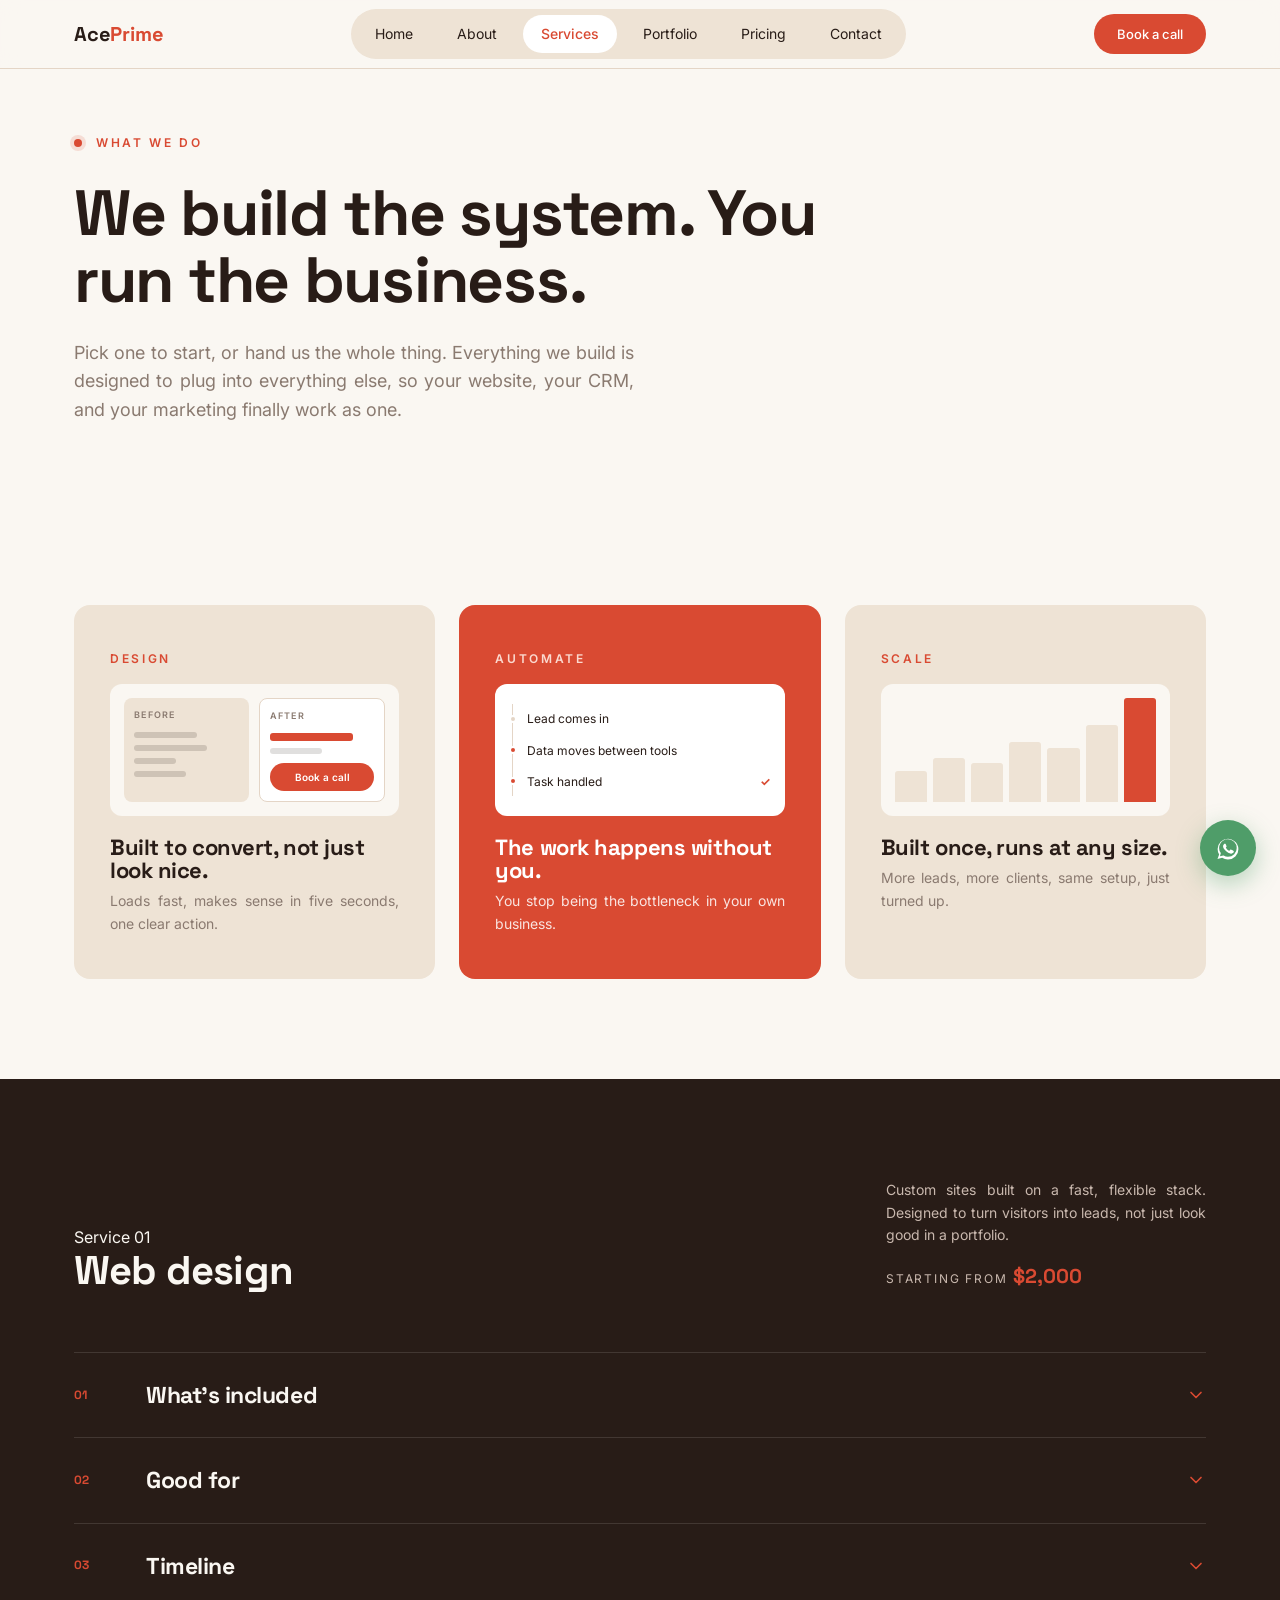
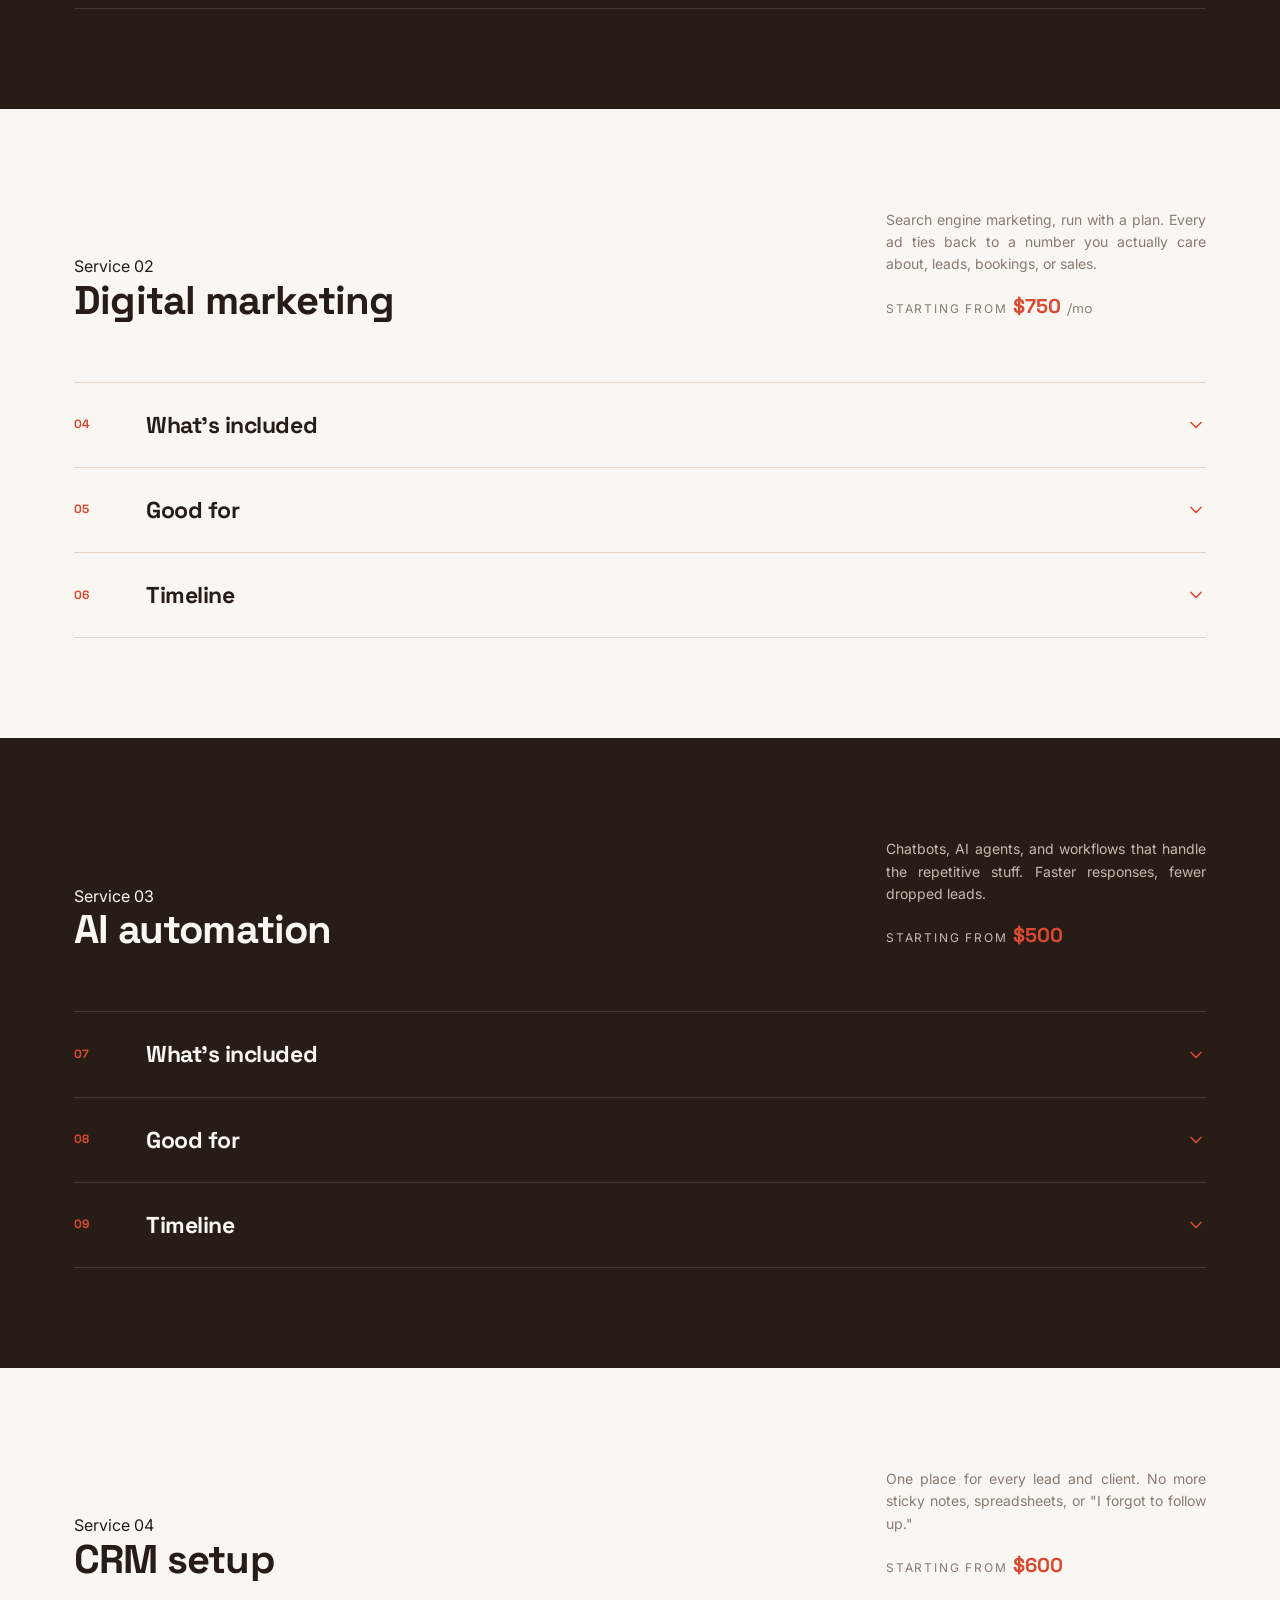
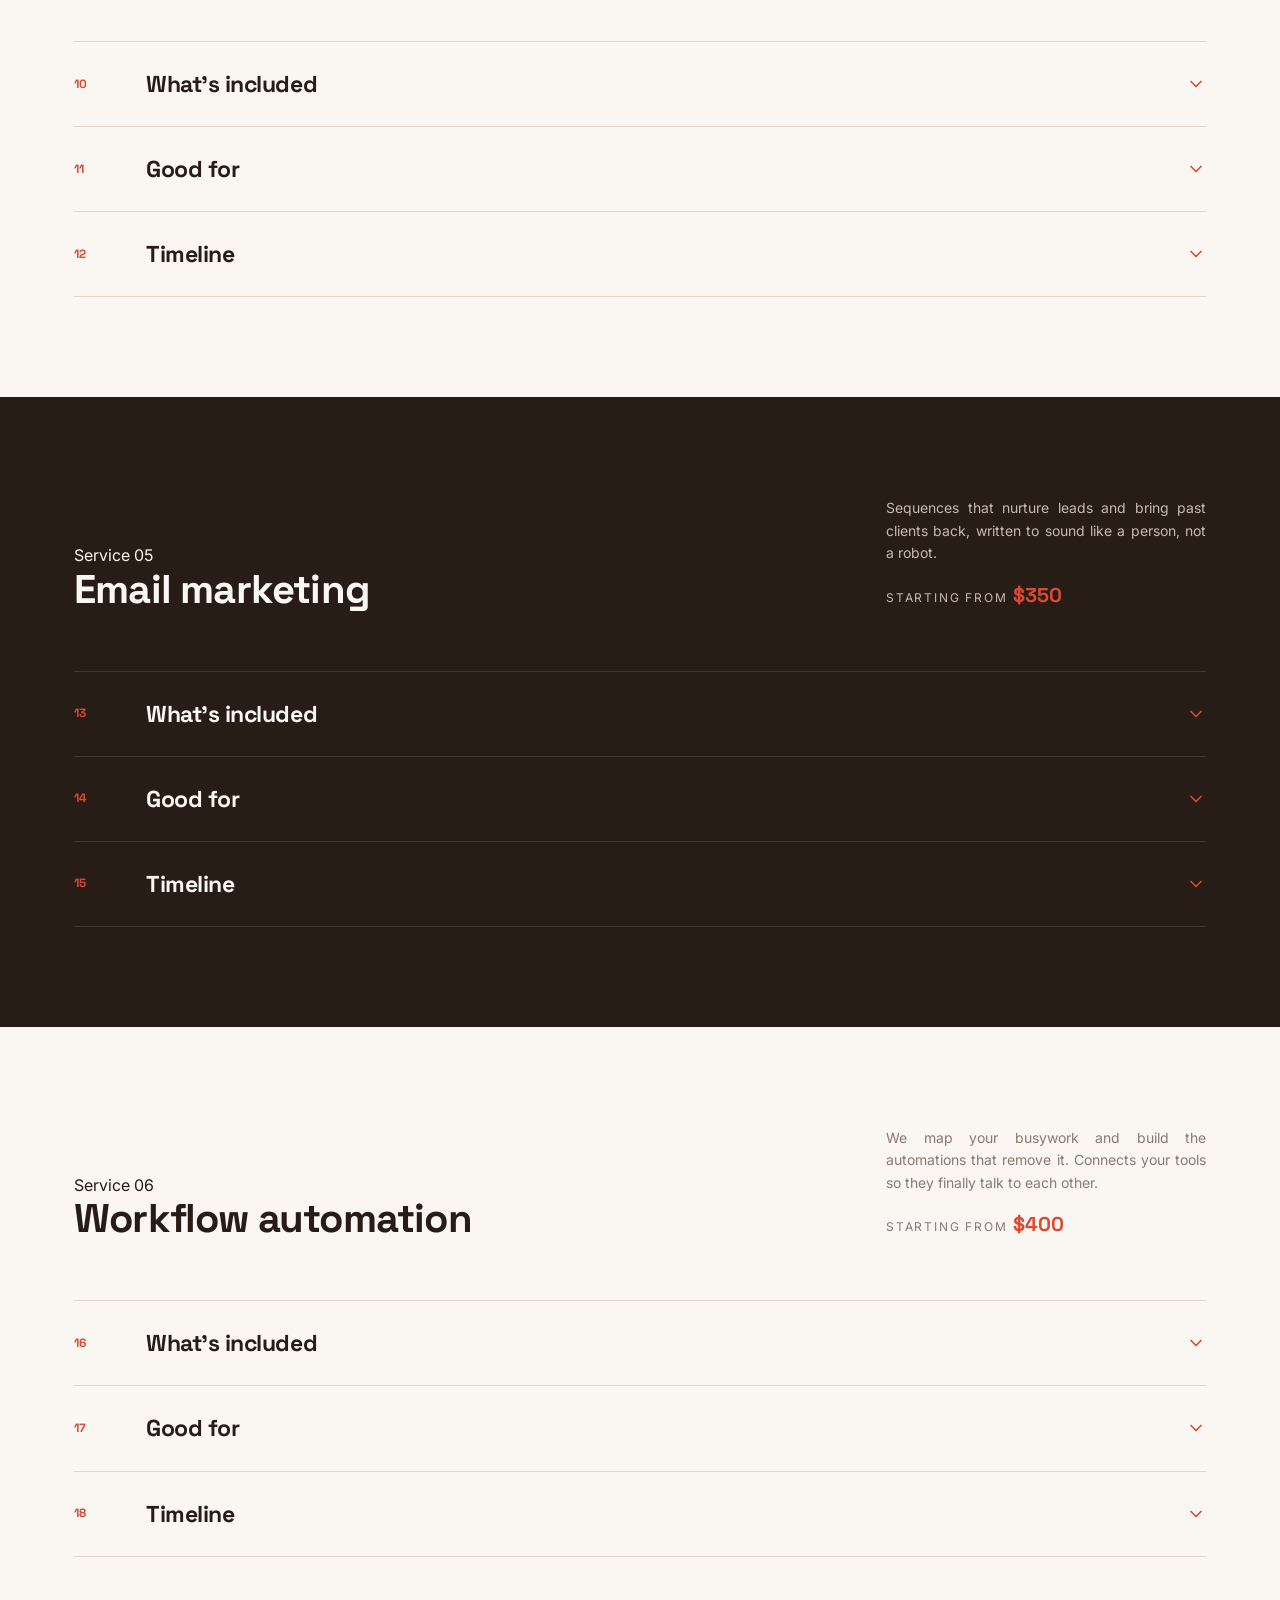
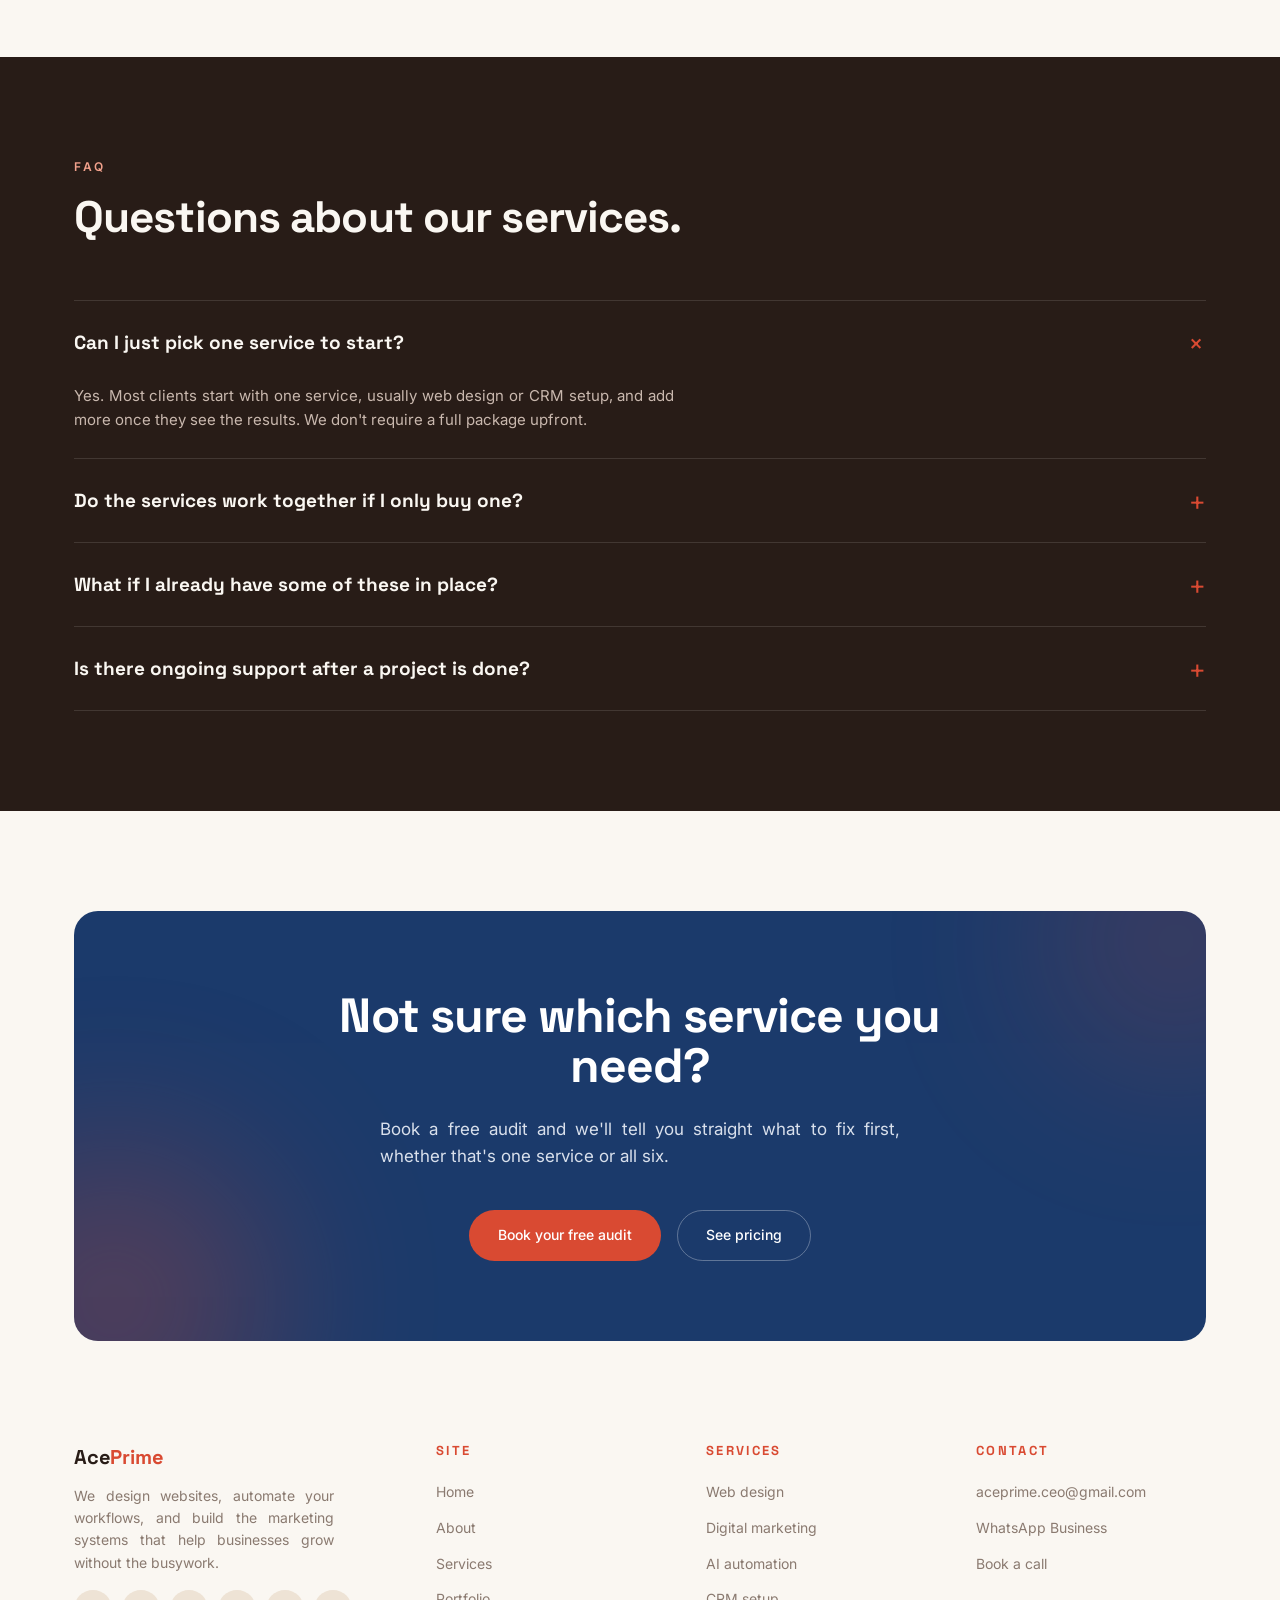
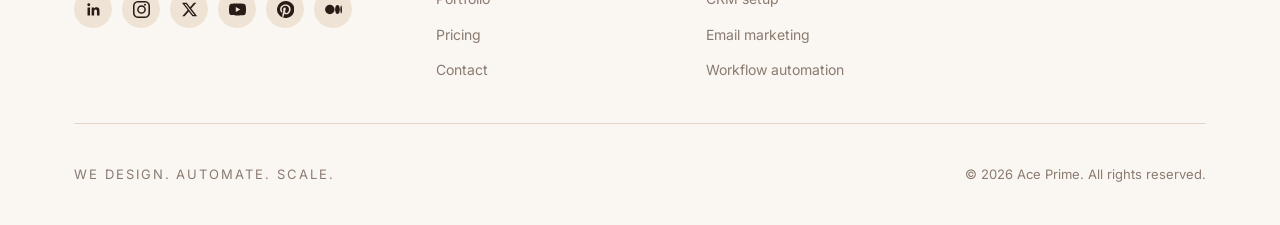
<file: services.html>
<!DOCTYPE html>
<html lang="en">
<head>
<meta charset="UTF-8">
<meta name="viewport" content="width=device-width, initial-scale=1.0">
<title>Services - Ace Prime</title>
<meta name="description" content="Web design, SEM, AI automation, CRM setup, email marketing, and workflow automation. Pick one service or hand Ace Prime the whole system.">
<link rel="icon" href="favicon.ico" sizes="any">
<link rel="icon" type="image/png" sizes="32x32" href="favicon-32x32.png">
<link rel="icon" type="image/png" sizes="16x16" href="favicon-16x16.png">
<link rel="apple-touch-icon" href="apple-touch-icon.png">
<meta property="og:title" content="Services - Ace Prime">
<meta property="og:description" content="Web design, SEM, AI automation, CRM setup, email marketing, and workflow automation. Pick one service or hand Ace Prime the whole system.">
<meta property="og:url" content="https://aceprime.co/services">
<meta property="og:type" content="website">
<meta property="og:image" content="https://aceprime.co/og-image.png">
<meta name="twitter:card" content="summary_large_image">
<meta name="twitter:image" content="https://aceprime.co/og-image.png">
<meta name="twitter:title" content="Services - Ace Prime">
<meta name="twitter:description" content="Web design, SEM, AI automation, CRM setup, email marketing, and workflow automation. Pick one service or hand Ace Prime the whole system.">
<link rel="canonical" href="https://aceprime.co/services">
<link rel="preconnect" href="https://fonts.googleapis.com">
<link rel="preconnect" href="https://fonts.gstatic.com" crossorigin>
<link href="https://fonts.googleapis.com/css2?family=Space+Grotesk:wght@400;500;700&family=Inter:wght@400;500;600&family=Fraunces:ital,opsz,wght@0,9..144,500;1,9..144,500&display=swap" rel="stylesheet">
<link rel="stylesheet" href="style.css">
</head>
<body>

<header>
  <div class="wrap nav">
    <a href="index.html" class="logo">Ace<span>Prime</span></a>
    <nav class="nav-links">
      <a href="index.html">Home</a>
      <a href="about.html">About</a>
      <a href="services.html" class="active">Services</a>
      <a href="portfolio.html">Portfolio</a>
      <a href="pricing.html">Pricing</a>
      <a href="contact.html">Contact</a>
    </nav>
    <div class="nav-right">
      <a href="https://calendly.com/aceprime-ceo/new-meeting" target="_blank" rel="noopener" class="btn btn-primary btn-small">Book a call</a>
      <button class="menu-toggle" id="menuToggle" aria-label="Open menu">
        <span></span><span></span><span></span>
      </button>
    </div>
  </div>
  <div class="mobile-menu" id="mobileMenu">
    <a href="index.html" onclick="closeMenu()">Home</a>
    <a href="about.html" onclick="closeMenu()">About</a>
    <a href="services.html" onclick="closeMenu()">Services</a>
    <a href="portfolio.html" onclick="closeMenu()">Portfolio</a>
    <a href="pricing.html" onclick="closeMenu()">Pricing</a>
    <a href="contact.html" onclick="closeMenu()">Contact</a>
    <a href="https://calendly.com/aceprime-ceo/new-meeting" target="_blank" rel="noopener" class="btn btn-primary btn-small" onclick="closeMenu()">Book a call</a>
  </div>
</header>

<section class="page-hero">
  <div class="wrap">
    <div class="eyebrow">
      <span class="dot"></span>
      <span class="tag">What we do</span>
    </div>
    <h1>We build the system. You run the business.</h1>
    <p>Pick one to start, or hand us the whole thing. Everything we build is designed to plug into everything else, so your website, your CRM, and your marketing finally work as one.</p>
  </div>
</section>

<section class="section-light">
  <div class="wrap">
    <div class="pillar-grid">
      <div class="pillar-card">
        <span class="tag">Design</span>
        <div class="pillar-visual">
          <div class="mini-compare">
            <div class="mini-pane before">
              <span class="mini-pane-label">Before</span>
              <div class="mini-line w60"></div>
              <div class="mini-line w70"></div>
              <div class="mini-line w40"></div>
              <div class="mini-line w50"></div>
            </div>
            <div class="mini-pane after">
              <span class="mini-pane-label">After</span>
              <div class="mini-line w80 accent"></div>
              <div class="mini-line w50"></div>
              <div class="mini-btn">Book a call</div>
            </div>
          </div>
        </div>
        <h3>Built to convert, not just look nice.</h3>
        <p class="pillar-caption">Loads fast, makes sense in five seconds, one clear action.</p>
      </div>
      <div class="pillar-card pillar-red">
        <span class="tag">Automate</span>
        <div class="pillar-visual">
          <div class="mini-flow">
            <div class="mini-flow-row"><span class="mini-flow-dot"></span>Lead comes in</div>
            <div class="mini-flow-row"><span class="mini-flow-dot done"></span>Data moves between tools</div>
            <div class="mini-flow-row"><span class="mini-flow-dot done"></span>Task handled<span class="mini-flow-check">✓</span></div>
          </div>
        </div>
        <h3>The work happens without you.</h3>
        <p class="pillar-caption">You stop being the bottleneck in your own business.</p>
      </div>
      <div class="pillar-card">
        <span class="tag">Scale</span>
        <div class="pillar-visual">
          <div class="mini-chart">
            <div class="mini-bar-col" style="height:30%"></div>
            <div class="mini-bar-col" style="height:42%"></div>
            <div class="mini-bar-col" style="height:38%"></div>
            <div class="mini-bar-col" style="height:58%"></div>
            <div class="mini-bar-col" style="height:52%"></div>
            <div class="mini-bar-col" style="height:74%"></div>
            <div class="mini-bar-col accent" style="height:100%"></div>
          </div>
        </div>
        <h3>Built once, runs at any size.</h3>
        <p class="pillar-caption">More leads, more clients, same setup, just turned up.</p>
      </div>
    </div>
  </div>
</section>

<section class="section-dark" id="web-design">
  <div class="wrap">
    <div class="service-head">
      <div class="left">
        <span class="tag">Service 01</span>
        <h2 style="font-size:clamp(28px,4vw,40px); max-width:520px;">Web design</h2>
      </div>
      <div class="right">
        <p>Custom sites built on a fast, flexible stack. Designed to turn visitors into leads, not just look good in a portfolio.</p>
        <div class="price-from"><span class="label">Starting from</span> $2,000</div>
      </div>
    </div>
    <div class="service-list">
      <div class="service-row">
        <button class="service-row-trigger" aria-expanded="false" aria-controls="svc-row-1" onclick="toggleServiceRow(this)">
          <span class="num">01</span>
          <h3>What's included</h3>
          <svg class="service-row-chevron" viewBox="0 0 24 24" fill="none" stroke="currentColor" stroke-width="2" stroke-linecap="round" stroke-linejoin="round" aria-hidden="true"><polyline points="6 9 12 15 18 9"></polyline></svg>
        </button>
        <div class="service-row-panel" id="svc-row-1">
          <div class="service-row-panel-inner">
            <p>Custom design based on your brand, not a generic theme. Mobile responsive from day one. Fast load times, clean code, and on-page SEO basics built in. Clear calls to action on every page, mapped to what you actually want visitors to do.</p>
            <div class="row-extra">
              <span>Up to 6 pages</span>
              <span>Mobile responsive</span>
              <span>SEO foundation</span>
              <span>Contact forms</span>
              <span>Analytics setup</span>
            </div>
          </div>
        </div>
      </div>
      <div class="service-row">
        <button class="service-row-trigger" aria-expanded="false" aria-controls="svc-row-2" onclick="toggleServiceRow(this)">
          <span class="num">02</span>
          <h3>Good for</h3>
          <svg class="service-row-chevron" viewBox="0 0 24 24" fill="none" stroke="currentColor" stroke-width="2" stroke-linecap="round" stroke-linejoin="round" aria-hidden="true"><polyline points="6 9 12 15 18 9"></polyline></svg>
        </button>
        <div class="service-row-panel" id="svc-row-2">
          <div class="service-row-panel-inner">
            <p>Businesses that don't have a website yet, or have one that hasn't been updated in years and doesn't reflect where the business is now.</p>
          </div>
        </div>
      </div>
      <div class="service-row">
        <button class="service-row-trigger" aria-expanded="false" aria-controls="svc-row-3" onclick="toggleServiceRow(this)">
          <span class="num">03</span>
          <h3>Timeline</h3>
          <svg class="service-row-chevron" viewBox="0 0 24 24" fill="none" stroke="currentColor" stroke-width="2" stroke-linecap="round" stroke-linejoin="round" aria-hidden="true"><polyline points="6 9 12 15 18 9"></polyline></svg>
        </button>
        <div class="service-row-panel" id="svc-row-3">
          <div class="service-row-panel-inner">
            <p>Most sites are designed, built, and live within two to three weeks from kickoff.</p>
          </div>
        </div>
      </div>
    </div>
  </div>
</section>

<section class="section-light">
  <div class="wrap">
    <div class="service-head">
      <div class="left">
        <span class="tag">Service 02</span>
        <h2 style="font-size:clamp(28px,4vw,40px); max-width:520px;">Digital marketing</h2>
      </div>
      <div class="right">
        <p>Search engine marketing, run with a plan. Every ad ties back to a number you actually care about, leads, bookings, or sales.</p>
        <div class="price-from"><span class="label">Starting from</span> $750<span style="font-size:14px; font-weight:400; color:var(--gray);">/mo</span></div>
      </div>
    </div>
    <div class="service-list">
      <div class="service-row">
        <button class="service-row-trigger" aria-expanded="false" aria-controls="svc-row-4" onclick="toggleServiceRow(this)">
          <span class="num">04</span>
          <h3>What's included</h3>
          <svg class="service-row-chevron" viewBox="0 0 24 24" fill="none" stroke="currentColor" stroke-width="2" stroke-linecap="round" stroke-linejoin="round" aria-hidden="true"><polyline points="6 9 12 15 18 9"></polyline></svg>
        </button>
        <div class="service-row-panel" id="svc-row-4">
          <div class="service-row-panel-inner">
            <p>Google Ads campaigns built around your actual goals. Keyword research and targeting so your budget goes to people actually searching for what you offer. Conversion tracking set up from day one. Clear monthly reporting so you know what's working and what isn't.</p>
            <div class="row-extra">
              <span>Google Search ads</span>
              <span>Keyword research</span>
              <span>Conversion tracking</span>
              <span>Monthly reports</span>
            </div>
          </div>
        </div>
      </div>
      <div class="service-row">
        <button class="service-row-trigger" aria-expanded="false" aria-controls="svc-row-5" onclick="toggleServiceRow(this)">
          <span class="num">05</span>
          <h3>Good for</h3>
          <svg class="service-row-chevron" viewBox="0 0 24 24" fill="none" stroke="currentColor" stroke-width="2" stroke-linecap="round" stroke-linejoin="round" aria-hidden="true"><polyline points="6 9 12 15 18 9"></polyline></svg>
        </button>
        <div class="service-row-panel" id="svc-row-5">
          <div class="service-row-panel-inner">
            <p>Businesses that are running search ads without tracking results, or haven't started yet and want a real plan instead of boosting random posts.</p>
          </div>
        </div>
      </div>
      <div class="service-row">
        <button class="service-row-trigger" aria-expanded="false" aria-controls="svc-row-6" onclick="toggleServiceRow(this)">
          <span class="num">06</span>
          <h3>Timeline</h3>
          <svg class="service-row-chevron" viewBox="0 0 24 24" fill="none" stroke="currentColor" stroke-width="2" stroke-linecap="round" stroke-linejoin="round" aria-hidden="true"><polyline points="6 9 12 15 18 9"></polyline></svg>
        </button>
        <div class="service-row-panel" id="svc-row-6">
          <div class="service-row-panel-inner">
            <p>Strategy and first campaigns are typically live within one to two weeks, with ongoing management month to month.</p>
          </div>
        </div>
      </div>
    </div>
  </div>
</section>

<section class="section-dark" id="ai-automation">
  <div class="wrap">
    <div class="service-head">
      <div class="left">
        <span class="tag">Service 03</span>
        <h2 style="font-size:clamp(28px,4vw,40px); max-width:520px;">AI automation</h2>
      </div>
      <div class="right">
        <p>Chatbots, AI agents, and workflows that handle the repetitive stuff. Faster responses, fewer dropped leads.</p>
        <div class="price-from"><span class="label">Starting from</span> $500</div>
      </div>
    </div>
    <div class="service-list">
      <div class="service-row">
        <button class="service-row-trigger" aria-expanded="false" aria-controls="svc-row-7" onclick="toggleServiceRow(this)">
          <span class="num">07</span>
          <h3>What's included</h3>
          <svg class="service-row-chevron" viewBox="0 0 24 24" fill="none" stroke="currentColor" stroke-width="2" stroke-linecap="round" stroke-linejoin="round" aria-hidden="true"><polyline points="6 9 12 15 18 9"></polyline></svg>
        </button>
        <div class="service-row-panel" id="svc-row-7">
          <div class="service-row-panel-inner">
            <p>AI chat agents that answer common questions and qualify leads instantly, even outside business hours. Automated follow-up sequences. Workflows that move data between your tools without manual entry.</p>
            <div class="row-extra">
              <span>AI chat agents</span>
              <span>Lead qualification</span>
              <span>Auto follow-up</span>
              <span>Tool integrations</span>
            </div>
          </div>
        </div>
      </div>
      <div class="service-row">
        <button class="service-row-trigger" aria-expanded="false" aria-controls="svc-row-8" onclick="toggleServiceRow(this)">
          <span class="num">08</span>
          <h3>Good for</h3>
          <svg class="service-row-chevron" viewBox="0 0 24 24" fill="none" stroke="currentColor" stroke-width="2" stroke-linecap="round" stroke-linejoin="round" aria-hidden="true"><polyline points="6 9 12 15 18 9"></polyline></svg>
        </button>
        <div class="service-row-panel" id="svc-row-8">
          <div class="service-row-panel-inner">
            <p>Businesses getting leads but losing them to slow response times, or spending hours on tasks that follow the same steps every time.</p>
          </div>
        </div>
      </div>
      <div class="service-row">
        <button class="service-row-trigger" aria-expanded="false" aria-controls="svc-row-9" onclick="toggleServiceRow(this)">
          <span class="num">09</span>
          <h3>Timeline</h3>
          <svg class="service-row-chevron" viewBox="0 0 24 24" fill="none" stroke="currentColor" stroke-width="2" stroke-linecap="round" stroke-linejoin="round" aria-hidden="true"><polyline points="6 9 12 15 18 9"></polyline></svg>
        </button>
        <div class="service-row-panel" id="svc-row-9">
          <div class="service-row-panel-inner">
            <p>A first automation workflow is usually built and tested within one to two weeks.</p>
          </div>
        </div>
      </div>
    </div>
  </div>
</section>

<section class="section-light" id="crm-setup">
  <div class="wrap">
    <div class="service-head">
      <div class="left">
        <span class="tag">Service 04</span>
        <h2 style="font-size:clamp(28px,4vw,40px); max-width:520px;">CRM setup</h2>
      </div>
      <div class="right">
        <p>One place for every lead and client. No more sticky notes, spreadsheets, or "I forgot to follow up."</p>
        <div class="price-from"><span class="label">Starting from</span> $600</div>
      </div>
    </div>
    <div class="service-list">
      <div class="service-row">
        <button class="service-row-trigger" aria-expanded="false" aria-controls="svc-row-10" onclick="toggleServiceRow(this)">
          <span class="num">10</span>
          <h3>What's included</h3>
          <svg class="service-row-chevron" viewBox="0 0 24 24" fill="none" stroke="currentColor" stroke-width="2" stroke-linecap="round" stroke-linejoin="round" aria-hidden="true"><polyline points="6 9 12 15 18 9"></polyline></svg>
        </button>
        <div class="service-row-panel" id="svc-row-10">
          <div class="service-row-panel-inner">
            <p>A CRM set up around how you actually sell, with pipeline stages that match your real process. All your lead sources connected so nothing falls through. Reminders and tasks so follow-ups happen automatically.</p>
            <div class="row-extra">
              <span>Pipeline setup</span>
              <span>Lead capture forms</span>
              <span>Task automation</span>
              <span>Team training</span>
            </div>
          </div>
        </div>
      </div>
      <div class="service-row">
        <button class="service-row-trigger" aria-expanded="false" aria-controls="svc-row-11" onclick="toggleServiceRow(this)">
          <span class="num">11</span>
          <h3>Good for</h3>
          <svg class="service-row-chevron" viewBox="0 0 24 24" fill="none" stroke="currentColor" stroke-width="2" stroke-linecap="round" stroke-linejoin="round" aria-hidden="true"><polyline points="6 9 12 15 18 9"></polyline></svg>
        </button>
        <div class="service-row-panel" id="svc-row-11">
          <div class="service-row-panel-inner">
            <p>Businesses tracking leads in spreadsheets, notebooks, or their head, especially if more than one person is involved in sales.</p>
          </div>
        </div>
      </div>
      <div class="service-row">
        <button class="service-row-trigger" aria-expanded="false" aria-controls="svc-row-12" onclick="toggleServiceRow(this)">
          <span class="num">12</span>
          <h3>Timeline</h3>
          <svg class="service-row-chevron" viewBox="0 0 24 24" fill="none" stroke="currentColor" stroke-width="2" stroke-linecap="round" stroke-linejoin="round" aria-hidden="true"><polyline points="6 9 12 15 18 9"></polyline></svg>
        </button>
        <div class="service-row-panel" id="svc-row-12">
          <div class="service-row-panel-inner">
            <p>Core CRM setup and migration usually takes one to two weeks, depending on how much existing data needs to move over.</p>
          </div>
        </div>
      </div>
    </div>
  </div>
</section>

<section class="section-dark">
  <div class="wrap">
    <div class="service-head">
      <div class="left">
        <span class="tag">Service 05</span>
        <h2 style="font-size:clamp(28px,4vw,40px); max-width:520px;">Email marketing</h2>
      </div>
      <div class="right">
        <p>Sequences that nurture leads and bring past clients back, written to sound like a person, not a robot.</p>
        <div class="price-from"><span class="label">Starting from</span> $350</div>
      </div>
    </div>
    <div class="service-list">
      <div class="service-row">
        <button class="service-row-trigger" aria-expanded="false" aria-controls="svc-row-13" onclick="toggleServiceRow(this)">
          <span class="num">13</span>
          <h3>What's included</h3>
          <svg class="service-row-chevron" viewBox="0 0 24 24" fill="none" stroke="currentColor" stroke-width="2" stroke-linecap="round" stroke-linejoin="round" aria-hidden="true"><polyline points="6 9 12 15 18 9"></polyline></svg>
        </button>
        <div class="service-row-panel" id="svc-row-13">
          <div class="service-row-panel-inner">
            <p>Welcome sequences for new leads, nurture sequences that build trust over time, and win-back sequences for past clients who've gone quiet. All written in your voice, not generic templates.</p>
            <div class="row-extra">
              <span>Welcome series</span>
              <span>Nurture sequences</span>
              <span>Win-back campaigns</span>
              <span>List segmentation</span>
            </div>
          </div>
        </div>
      </div>
      <div class="service-row">
        <button class="service-row-trigger" aria-expanded="false" aria-controls="svc-row-14" onclick="toggleServiceRow(this)">
          <span class="num">14</span>
          <h3>Good for</h3>
          <svg class="service-row-chevron" viewBox="0 0 24 24" fill="none" stroke="currentColor" stroke-width="2" stroke-linecap="round" stroke-linejoin="round" aria-hidden="true"><polyline points="6 9 12 15 18 9"></polyline></svg>
        </button>
        <div class="service-row-panel" id="svc-row-14">
          <div class="service-row-panel-inner">
            <p>Businesses with an email list that's barely used, or that send occasional newsletters with no real strategy behind them.</p>
          </div>
        </div>
      </div>
      <div class="service-row">
        <button class="service-row-trigger" aria-expanded="false" aria-controls="svc-row-15" onclick="toggleServiceRow(this)">
          <span class="num">15</span>
          <h3>Timeline</h3>
          <svg class="service-row-chevron" viewBox="0 0 24 24" fill="none" stroke="currentColor" stroke-width="2" stroke-linecap="round" stroke-linejoin="round" aria-hidden="true"><polyline points="6 9 12 15 18 9"></polyline></svg>
        </button>
        <div class="service-row-panel" id="svc-row-15">
          <div class="service-row-panel-inner">
            <p>First sequences are written, set up, and live within one to two weeks.</p>
          </div>
        </div>
      </div>
    </div>
  </div>
</section>

<section class="section-light">
  <div class="wrap">
    <div class="service-head">
      <div class="left">
        <span class="tag">Service 06</span>
        <h2 style="font-size:clamp(28px,4vw,40px); max-width:520px;">Workflow automation</h2>
      </div>
      <div class="right">
        <p>We map your busywork and build the automations that remove it. Connects your tools so they finally talk to each other.</p>
        <div class="price-from"><span class="label">Starting from</span> $400</div>
      </div>
    </div>
    <div class="service-list">
      <div class="service-row">
        <button class="service-row-trigger" aria-expanded="false" aria-controls="svc-row-16" onclick="toggleServiceRow(this)">
          <span class="num">16</span>
          <h3>What's included</h3>
          <svg class="service-row-chevron" viewBox="0 0 24 24" fill="none" stroke="currentColor" stroke-width="2" stroke-linecap="round" stroke-linejoin="round" aria-hidden="true"><polyline points="6 9 12 15 18 9"></polyline></svg>
        </button>
        <div class="service-row-panel" id="svc-row-16">
          <div class="service-row-panel-inner">
            <p>A walkthrough of your repetitive tasks, then automations built to handle them. Connects tools like your CRM, email platform, calendar, and forms so information flows automatically instead of manual copy-paste.</p>
            <div class="row-extra">
              <span>Process mapping</span>
              <span>Tool connections</span>
              <span>Automated reporting</span>
              <span>Ongoing support</span>
            </div>
          </div>
        </div>
      </div>
      <div class="service-row">
        <button class="service-row-trigger" aria-expanded="false" aria-controls="svc-row-17" onclick="toggleServiceRow(this)">
          <span class="num">17</span>
          <h3>Good for</h3>
          <svg class="service-row-chevron" viewBox="0 0 24 24" fill="none" stroke="currentColor" stroke-width="2" stroke-linecap="round" stroke-linejoin="round" aria-hidden="true"><polyline points="6 9 12 15 18 9"></polyline></svg>
        </button>
        <div class="service-row-panel" id="svc-row-17">
          <div class="service-row-panel-inner">
            <p>Businesses where the same manual steps happen every day or every week, things like copying leads between tools, sending the same emails, or building reports by hand.</p>
          </div>
        </div>
      </div>
      <div class="service-row">
        <button class="service-row-trigger" aria-expanded="false" aria-controls="svc-row-18" onclick="toggleServiceRow(this)">
          <span class="num">18</span>
          <h3>Timeline</h3>
          <svg class="service-row-chevron" viewBox="0 0 24 24" fill="none" stroke="currentColor" stroke-width="2" stroke-linecap="round" stroke-linejoin="round" aria-hidden="true"><polyline points="6 9 12 15 18 9"></polyline></svg>
        </button>
        <div class="service-row-panel" id="svc-row-18">
          <div class="service-row-panel-inner">
            <p>Most workflow automations are mapped and built within one to two weeks per workflow.</p>
          </div>
        </div>
      </div>
    </div>
  </div>
</section>

<section class="section-dark">
  <div class="wrap">
    <div class="section-head">
      <span class="tag">FAQ</span>
      <h2>Questions about our services.</h2>
    </div>
    <div class="faq-wrap" style="max-width: none; margin: 0;">
      <div class="faq-list">
        <div class="faq-item open">
          <button class="faq-q">
            Can I just pick one service to start?
            <span class="plus">+</span>
          </button>
          <div class="faq-a">
            <p>Yes. Most clients start with one service, usually web design or CRM setup, and add more once they see the results. We don't require a full package upfront.</p>
          </div>
        </div>
        <div class="faq-item">
          <button class="faq-q">
            Do the services work together if I only buy one?
            <span class="plus">+</span>
          </button>
          <div class="faq-a">
            <p>Yes. Everything we build is designed to connect to other tools and services, even ones we haven't built yet. So adding a second service later is straightforward.</p>
          </div>
        </div>
        <div class="faq-item">
          <button class="faq-q">
            What if I already have some of these in place?
            <span class="plus">+</span>
          </button>
          <div class="faq-a">
            <p>We'll audit what you have first and tell you honestly whether it's worth keeping, fixing, or replacing. We don't rebuild things that are already working.</p>
          </div>
        </div>
        <div class="faq-item">
          <button class="faq-q">
            Is there ongoing support after a project is done?
            <span class="plus">+</span>
          </button>
          <div class="faq-a">
            <p>Yes. Most services include a support period after launch, and ongoing plans are available for ongoing management like marketing, automation monitoring, and CRM upkeep.</p>
          </div>
        </div>
      </div>
    </div>
  </div>
</section>

<section class="section-light">
  <div class="wrap">
    <div class="cta-final">
      <div class="cta-glow"></div>
      <div class="cta-glow-2"></div>
      <h2>Not sure which service you need?</h2>
      <p>Book a free audit and we'll tell you straight what to fix first, whether that's one service or all six.</p>
      <div class="hero-cta">
        <a href="https://calendly.com/aceprime-ceo/new-meeting" target="_blank" rel="noopener" class="btn btn-primary">Book your free audit</a>
        <a href="pricing.html" class="btn btn-outline-light">See pricing</a>
      </div>
    </div>
  </div>
</section>

<footer class="section-light" style="padding-top:0;">
  <div class="wrap">
    <div class="footer-grid">
      <div class="footer-brand">
        <a href="index.html" class="logo">Ace<span>Prime</span></a>
        <p>We design websites, automate your workflows, and build the marketing systems that help businesses grow without the busywork.</p>
        <div class="social-row">
          <a href="https://www.linkedin.com/in/aceprime/" target="_blank" rel="noopener" class="social-pill" aria-label="LinkedIn">
            <svg viewBox="0 0 24 24"><path d="M20.45 20.45h-3.55v-5.57c0-1.33-.02-3.04-1.85-3.04-1.85 0-2.14 1.45-2.14 2.94v5.67H9.36V9h3.41v1.56h.05c.48-.9 1.64-1.85 3.37-1.85 3.6 0 4.27 2.37 4.27 5.46v6.28zM5.34 7.43a2.07 2.07 0 1 1 0-4.14 2.07 2.07 0 0 1 0 4.14zM7.12 20.45H3.56V9h3.56v11.45z"/></svg>
          </a>
          <a href="https://www.instagram.com/aceprime.co/" target="_blank" rel="noopener" class="social-pill" aria-label="Instagram">
            <svg viewBox="0 0 24 24"><path d="M12 2.16c3.2 0 3.58.01 4.85.07 1.17.05 1.8.25 2.23.41.56.22.96.48 1.38.9.42.42.68.82.9 1.38.16.43.36 1.06.41 2.23.06 1.27.07 1.65.07 4.85s-.01 3.58-.07 4.85c-.05 1.17-.25 1.8-.41 2.23-.22.56-.48.96-.9 1.38-.42.42-.82.68-1.38.9-.43.16-1.06.36-2.23.41-1.27.06-1.65.07-4.85.07s-3.58-.01-4.85-.07c-1.17-.05-1.8-.25-2.23-.41-.56-.22-.96-.48-1.38-.9-.42-.42-.68-.82-.9-1.38-.16-.43-.36-1.06-.41-2.23-.06-1.27-.07-1.65-.07-4.85s.01-3.58.07-4.85c.05-1.17.25-1.8.41-2.23.22-.56.48-.96.9-1.38.42-.42.82-.68 1.38-.9.43-.16 1.06-.36 2.23-.41 1.27-.06 1.65-.07 4.85-.07zM12 0C8.74 0 8.33.01 7.05.07 5.78.13 4.9.33 4.14.63c-.8.31-1.48.72-2.15 1.39C1.32 2.69.91 3.37.6 4.17.3 4.93.1 5.81.04 7.08-.02 8.36 0 8.77 0 12s-.01 3.64.05 4.92c.06 1.27.26 2.15.56 2.91.31.8.72 1.48 1.39 2.15.67.67 1.35 1.08 2.15 1.39.76.3 1.64.5 2.91.56C8.36 23.99 8.77 24 12 24s3.64-.01 4.92-.07c1.27-.06 2.15-.26 2.91-.56.8-.31 1.48-.72 2.15-1.39.67-.67 1.08-1.35 1.39-2.15.3-.76.5-1.64.56-2.91.06-1.28.07-1.69.07-4.92s-.01-3.64-.07-4.92c-.06-1.27-.26-2.15-.56-2.91-.31-.8-.72-1.48-1.39-2.15C21.31 1.32 20.63.91 19.83.6c-.76-.3-1.64-.5-2.91-.56C15.64.01 15.23 0 12 0zm0 5.84A6.16 6.16 0 1 0 18.16 12 6.16 6.16 0 0 0 12 5.84zM12 16a4 4 0 1 1 0-8 4 4 0 0 1 0 8zm6.41-10.85a1.44 1.44 0 1 1-2.88 0 1.44 1.44 0 0 1 2.88 0z"/></svg>
          </a>
          <a href="https://x.com/aceprime_co" target="_blank" rel="noopener" class="social-pill" aria-label="X">
            <svg viewBox="0 0 24 24"><path d="M18.24 2.5h3.3l-7.2 8.23 8.47 10.77h-6.63l-5.2-6.78-5.94 6.78H1.74l7.7-8.8L1.31 2.5h6.8l4.7 6.21 5.43-6.21zM17.1 19.62h1.83L7 4.27H5.05L17.1 19.62z"/></svg>
          </a>
          <a href="https://www.youtube.com/@AcePrime_co" target="_blank" rel="noopener" class="social-pill" aria-label="YouTube">
            <svg viewBox="0 0 24 24"><path d="M23.5 6.19a2.96 2.96 0 0 0-2.08-2.1C19.5 3.5 12 3.5 12 3.5s-7.5 0-9.42.59a2.96 2.96 0 0 0-2.08 2.1A30.9 30.9 0 0 0 0 12a30.9 30.9 0 0 0 .5 5.81 2.96 2.96 0 0 0 2.08 2.1c1.92.59 9.42.59 9.42.59s7.5 0 9.42-.59a2.96 2.96 0 0 0 2.08-2.1A30.9 30.9 0 0 0 24 12a30.9 30.9 0 0 0-.5-5.81zM9.6 15.6V8.4l6.3 3.6-6.3 3.6z"/></svg>
          </a>
          <a href="https://www.pinterest.com/aceprime_co/" target="_blank" rel="noopener" class="social-pill" aria-label="Pinterest">
            <svg viewBox="0 0 24 24"><path d="M12 0a12 12 0 0 0-4.37 23.17c-.1-.94-.2-2.38.04-3.41.22-.93 1.4-5.93 1.4-5.93s-.36-.71-.36-1.77c0-1.65.96-2.89 2.15-2.89 1.02 0 1.51.76 1.51 1.68 0 1.02-.65 2.55-.99 3.97-.28 1.18.6 2.15 1.77 2.15 2.12 0 3.76-2.24 3.76-5.47 0-2.86-2.05-4.86-4.99-4.86-3.4 0-5.39 2.55-5.39 5.18 0 1.03.4 2.13.89 2.73a.36.36 0 0 1 .08.35c-.09.37-.29 1.18-.33 1.34-.05.21-.17.26-.39.16-1.45-.68-2.36-2.78-2.36-4.48 0-3.65 2.65-7 7.65-7 4.02 0 7.14 2.86 7.14 6.69 0 3.99-2.51 7.21-6 7.21-1.17 0-2.27-.61-2.65-1.33 0 0-.58 2.2-.72 2.74-.26 1-.96 2.26-1.43 3.03A12 12 0 1 0 12 0z"/></svg>
          </a>
          <a href="https://medium.com/@aceprime" target="_blank" rel="noopener" class="social-pill" aria-label="Medium">
            <svg viewBox="0 0 24 24"><path d="M13.54 12a6.72 6.72 0 0 1-6.72 6.72A6.72 6.72 0 0 1 .1 12a6.72 6.72 0 0 1 6.72-6.72A6.72 6.72 0 0 1 13.54 12zm7.42 0c0 3.54-1.5 6.42-3.36 6.42-1.85 0-3.36-2.88-3.36-6.42s1.5-6.42 3.36-6.42 3.36 2.87 3.36 6.42zm3.04 0c0 3.17-.53 5.75-1.18 5.75-.65 0-1.18-2.57-1.18-5.75s.53-5.75 1.18-5.75 1.18 2.57 1.18 5.75z"/></svg>
          </a>
        </div>
      </div>
      <div class="footer-col">
        <h4>Site</h4>
        <ul>
          <li><a href="index.html">Home</a></li>
          <li><a href="about.html">About</a></li>
          <li><a href="services.html">Services</a></li>
          <li><a href="portfolio.html">Portfolio</a></li>
          <li><a href="pricing.html">Pricing</a></li>
          <li><a href="contact.html">Contact</a></li>
        </ul>
      </div>
      <div class="footer-col">
        <h4>Services</h4>
        <ul>
          <li><a href="services.html">Web design</a></li>
          <li><a href="services.html">Digital marketing</a></li>
          <li><a href="services.html">AI automation</a></li>
          <li><a href="services.html">CRM setup</a></li>
          <li><a href="services.html">Email marketing</a></li>
          <li><a href="services.html">Workflow automation</a></li>
        </ul>
      </div>
      <div class="footer-col">
        <h4>Contact</h4>
        <ul>
          <li><a href="mailto:aceprime.ceo@gmail.com">aceprime.ceo@gmail.com</a></li>
          <li><a href="https://wa.me/2347083760056" target="_blank" rel="noopener">WhatsApp Business</a></li>
          <li><a href="https://calendly.com/aceprime-ceo/new-meeting" target="_blank" rel="noopener">Book a call</a></li>
        </ul>
      </div>
    </div>
    <div class="footer-inner">
      <p class="tagline">We Design. Automate. Scale.</p>
      <p class="copyright">© 2026 Ace Prime. All rights reserved.</p>
    </div>
  </div>
</footer>

<a href="https://wa.me/2347083760056" target="_blank" rel="noopener" class="wa-float" aria-label="Chat on WhatsApp">
  <svg viewBox="0 0 24 24"><path d="M17.6 6.32A8.86 8.86 0 0 0 12.03 4 8.94 8.94 0 0 0 3.1 12.92a8.84 8.84 0 0 0 1.3 4.66L3 21.5l3.99-1.05a8.94 8.94 0 0 0 4.99 1.45h.01a8.94 8.94 0 0 0 8.93-8.92 8.86 8.86 0 0 0-3.32-6.66ZM12 19.55a7.4 7.4 0 0 1-3.78-1.03l-.27-.16-2.83.74.75-2.75-.18-.28A7.46 7.46 0 0 1 12 4.45a7.45 7.45 0 0 1 7.45 7.45A7.46 7.46 0 0 1 12 19.55Zm4.1-5.58c-.22-.11-1.31-.65-1.51-.72-.2-.08-.35-.11-.5.11-.15.22-.57.72-.7.87-.13.15-.26.16-.48.05-.22-.11-1.95-.72-2.69-2.45-.2-.34.2-.32.57-1.05.06-.13.03-.24-.03-.34-.06-.11-.5-1.2-.69-1.64-.18-.43-.37-.37-.5-.38h-.43c-.15 0-.39.06-.59.28-.2.22-.79.77-.79 1.87s.81 2.18.92 2.33c.11.15 1.6 2.44 3.88 3.32 1.95.76 2.34.61 2.76.57.42-.04 1.31-.54 1.5-1.06.18-.52.18-.96.13-1.06-.06-.1-.21-.16-.43-.27Z"/></svg>
</a>

<script src="app.js"></script>
</body>
</html>
</file>
<file: style.css>
/* ============================================================
   ACE PRIME - SHARED STYLESHEET
   Used across all pages: index, about, services, portfolio, pricing, contact
   ============================================================ */

:root {
  --cream: #FAF7F2;
  --card: #EEE3D5;
  --ink: #281C17;
  --red: #D94A32;
  --red-dark: #B23A26;
  --blue: #1B3A6B;
  --gray: #8A7A70;
  --line: #E4D5C6;
}

* {
  margin: 0;
  padding: 0;
  box-sizing: border-box;
}

body {
  font-family: 'Inter', sans-serif;
  background: var(--cream);
  color: var(--ink);
  line-height: 1.6;
  -webkit-font-smoothing: antialiased;
  overflow-x: hidden;
}

p {
  text-align: justify;
  text-align-last: left;
  -webkit-hyphens: auto;
  hyphens: auto;
}

h1, h2, h3 {
  font-family: 'Space Grotesk', sans-serif;
  font-weight: 700;
  letter-spacing: -0.02em;
  line-height: 1.05;
}

.serif {
  font-family: 'Fraunces', serif;
  font-style: italic;
  font-weight: 500;
}

.wrap {
  max-width: 1180px;
  margin: 0 auto;
  padding: 0 24px;
}

/* ---------- HEADER ---------- */
header {
  position: sticky;
  top: 0;
  background: rgba(250, 247, 242, 0.9);
  backdrop-filter: blur(10px);
  border-bottom: 1px solid var(--line);
  z-index: 100;
}

.nav {
  display: flex;
  align-items: center;
  justify-content: space-between;
  gap: 16px;
  height: 68px;
}

.logo {
  font-family: 'Space Grotesk', sans-serif;
  font-weight: 700;
  font-size: 20px;
  color: var(--ink);
  text-decoration: none;
  letter-spacing: -0.01em;
}

.logo span {
  color: var(--red);
}

.nav-links {
  display: flex;
  align-items: center;
  gap: 8px;
  background: var(--card);
  border-radius: 999px;
  padding: 6px;
  flex-shrink: 1;
  overflow: hidden;
}

.nav-links a:not(.btn) {
  color: var(--ink);
  text-decoration: none;
  font-size: 14px;
  padding: 8px 18px;
  border-radius: 999px;
  transition: background 0.15s ease, color 0.15s ease;
}

.nav-links a:not(.btn):hover {
  background: #fff;
  color: var(--red);
}

.nav-links a.active {
  background: #fff;
  color: var(--red);
  font-weight: 500;
}

.nav-right {
  display: flex;
  align-items: center;
  gap: 14px;
}

.btn {
  display: inline-flex;
  align-items: center;
  justify-content: center;
  padding: 13px 28px;
  border-radius: 999px;
  font-weight: 500;
  font-size: 14px;
  text-decoration: none;
  border: 1px solid transparent;
  cursor: pointer;
  transition: background 0.15s ease, border-color 0.15s ease, transform 0.15s ease, color 0.15s ease;
  position: relative;
}

.btn-primary {
  background: var(--red);
  color: #fff;
}

.btn-primary:hover {
  background: var(--red-dark);
  transform: translateY(-1px);
}

.btn-outline-dark {
  background: transparent;
  color: var(--ink);
  border-color: var(--ink);
}

.btn-outline-dark:hover {
  background: var(--ink);
  color: var(--cream);
}

.btn-outline-light {
  background: transparent;
  color: #fff;
  border-color: rgba(255,255,255,0.3);
}

.btn-outline-light:hover {
  border-color: rgba(255,255,255,0.6);
}

.btn-small {
  padding: 9px 22px;
  font-size: 13px;
}

.menu-toggle {
  display: none;
  flex-direction: column;
  gap: 5px;
  background: none;
  border: none;
  cursor: pointer;
  padding: 8px;
}
.menu-toggle span {
  width: 22px;
  height: 1px;
  background: var(--ink);
  display: block;
}

.mobile-menu {
  display: none;
}

/* ---------- HERO CARD (homepage only) ---------- */
.hero-card {
  position: relative;
  margin: 16px;
  border-radius: 24px;
  overflow: hidden;
  min-height: calc(100vh - 32px);
  background-color: #281C17;
  background-image: url('hero-bg.png');
  background-size: cover;
  background-position: center right;
  display: flex;
  flex-direction: column;
  isolation: isolate;
}

/* dark gradient left-to-right so text is always readable */
.hero-card::before {
  content: "";
  position: absolute;
  inset: 0;
  background: linear-gradient(
    100deg,
    rgba(40,28,23,0.97) 0%,
    rgba(40,28,23,0.88) 40%,
    rgba(40,28,23,0.45) 65%,
    rgba(40,28,23,0.05) 100%
  );
  z-index: 1;
}

/* subtle noise grain over the whole card */
.hero-card::after {
  content: "";
  position: absolute;
  inset: 0;
  background-image: url("data:image/svg+xml,%3Csvg viewBox='0 0 256 256' xmlns='http://www.w3.org/2000/svg'%3E%3Cfilter id='noise'%3E%3CfeTurbulence type='fractalNoise' baseFrequency='0.9' numOctaves='4' stitchTiles='stitch'/%3E%3C/filter%3E%3Crect width='100%25' height='100%25' filter='url(%23noise)' opacity='0.04'/%3E%3C/svg%3E");
  opacity: 0.35;
  z-index: 2;
  pointer-events: none;
}

/* HERO BODY */
.hero-card-body {
  position: relative;
  z-index: 10;
  flex: 1;
  display: flex;
  align-items: center;
  padding: 48px 56px 64px;
  max-width: 660px;
}

.hero-eyebrow {
  display: flex;
  align-items: center;
  gap: 10px;
  margin-bottom: 28px;
}

.hero-dot {
  width: 8px;
  height: 8px;
  border-radius: 50%;
  background: var(--red);
  display: inline-block;
  animation: heroDotPulse 2s ease-in-out infinite;
}

@keyframes heroDotPulse {
  0%, 100% { opacity: 1; transform: scale(1); }
  50% { opacity: 0.5; transform: scale(0.7); }
}

.hero-eyebrow span:last-child {
  font-size: 12px;
  font-weight: 600;
  text-transform: uppercase;
  letter-spacing: 0.2em;
  color: rgba(255,255,255,0.55);
}

.hero-headline {
  font-family: 'Space Grotesk', sans-serif;
  font-weight: 700;
  font-size: clamp(38px, 5.5vw, 72px);
  line-height: 1.05;
  color: #fff;
  letter-spacing: -0.03em;
  margin-bottom: 28px;
}

.hero-headline em {
  font-style: normal;
  color: var(--red);
}

.hero-sub {
  font-size: 16px;
  color: rgba(255,255,255,0.65);
  line-height: 1.7;
  max-width: 480px;
  margin-bottom: 16px;
  text-align: left;
}

.hero-tagline-line {
  font-size: 11px;
  font-weight: 600;
  letter-spacing: 0.25em;
  color: rgba(255,255,255,0.3);
  text-transform: uppercase;
  margin-bottom: 40px;
  text-align: left;
}

.hero-card-cta {
  display: flex;
  gap: 16px;
  flex-wrap: wrap;
}

.btn-hero-primary {
  display: inline-flex;
  align-items: center;
  padding: 15px 32px;
  border-radius: 999px;
  font-size: 15px;
  font-weight: 600;
  text-decoration: none;
  background: #fff;
  color: var(--ink);
  border: none;
  transition: transform 0.15s ease, background 0.15s ease;
  cursor: pointer;
}

.btn-hero-primary:hover {
  background: var(--cream);
  transform: translateY(-2px);
}

.btn-hero-outline {
  display: inline-flex;
  align-items: center;
  padding: 14px 32px;
  border-radius: 999px;
  font-size: 15px;
  font-weight: 500;
  text-decoration: none;
  background: transparent;
  color: #fff;
  border: 1.5px solid rgba(255,255,255,0.3);
  transition: border-color 0.15s ease, background 0.15s ease;
  cursor: pointer;
}

.btn-hero-outline:hover {
  border-color: rgba(255,255,255,0.6);
  background: rgba(255,255,255,0.06);
}

/* scroll indicator */
.hero-scroll-indicator {
  position: absolute;
  bottom: 24px;
  left: 50%;
  transform: translateX(-50%);
  z-index: 10;
  color: rgba(255,255,255,0.35);
  animation: heroScrollBounce 2s ease-in-out infinite;
}

@keyframes heroScrollBounce {
  0%, 100% { transform: translateX(-50%) translateY(0); }
  50% { transform: translateX(-50%) translateY(6px); }
}

/* service strip below card */
.hero-strip {
  background: var(--ink);
  padding: 16px 0;
}

.hero-strip-inner {
  max-width: 1200px;
  margin: 0 auto;
  padding: 0 32px;
  display: flex;
  align-items: center;
  justify-content: center;
  gap: 20px;
  flex-wrap: wrap;
}

.hero-strip-inner span {
  font-size: 12px;
  font-weight: 500;
  letter-spacing: 0.08em;
  text-transform: uppercase;
  color: rgba(250,246,241,0.5);
}

.strip-dot {
  color: var(--red) !important;
  letter-spacing: 0 !important;
}

/* hero card mobile menu (sits over everything) */
.hero-card ~ .mobile-menu,
.mobile-menu {
  display: none;
  position: fixed;
  top: 0; left: 0; right: 0;
  background: var(--ink);
  padding: 28px 28px 40px;
  z-index: 1000;
  flex-direction: column;
  gap: 8px;
}

.mobile-menu.open {
  display: flex;
}

.mobile-menu a {
  color: var(--cream);
  text-decoration: none;
  font-size: 18px;
  padding: 12px 0;
  border-bottom: 1px solid rgba(250,246,241,0.08);
}

/* responsive */
@media (max-width: 900px) {
  .hero-card-body { padding: 32px 28px 80px; max-width: 100%; }
  .hero-card { margin: 10px; min-height: calc(100vh - 20px); background-position: 70% center; }
}

@media (max-width: 600px) {
  .hero-headline { font-size: clamp(32px, 8vw, 48px); }
  .hero-card-cta { flex-direction: column; }
  .btn-hero-primary, .btn-hero-outline { text-align: center; justify-content: center; }
}

@media (prefers-reduced-motion: reduce) {
  .hero-dot, .hero-scroll-indicator { animation: none; }
}

.eyebrow {
  display: flex;
  align-items: center;
  gap: 14px;
  margin-bottom: 28px;
  opacity: 0;
  transform: translateY(12px);
  animation: fadeUp 0.7s ease forwards;
  animation-delay: 0.1s;
}

.eyebrow .dot {
  width: 8px;
  height: 8px;
  border-radius: 50%;
  background: var(--red);
  box-shadow: 0 0 0 4px rgba(217,74,50,0.15);
}

.eyebrow .tag {
  font-size: 12px;
  text-transform: uppercase;
  letter-spacing: 0.22em;
  color: var(--red);
  font-weight: 600;
}

.eyebrow .sub {
  font-size: 12px;
  color: var(--gray);
}

.hero-cta {
  margin-top: 40px;
  display: flex;
  gap: 16px;
  flex-wrap: wrap;
  opacity: 0;
  transform: translateY(16px);
  animation: fadeUp 0.7s ease forwards;
  animation-delay: 0.55s;
}

/* ---------- DASHBOARD MOCKUP (used on About page) ---------- */
.dash-window {
  position: relative;
  background: #fff;
  border-radius: 14px;
  box-shadow: 0 30px 70px rgba(40,28,23,0.14);
  overflow: hidden;
  opacity: 0;
  transform: translateY(24px) scale(0.98);
  animation: fadeUp 0.8s ease forwards;
  animation-delay: 0.45s;
}

.dash-bar {
  display: flex;
  align-items: center;
  gap: 8px;
  padding: 12px 16px;
  background: var(--card);
  border-bottom: 1px solid var(--line);
}

.dash-dot {
  width: 10px;
  height: 10px;
  border-radius: 50%;
}
.dash-dot.r { background: var(--red); }
.dash-dot.y { background: #E8B84B; }
.dash-dot.g { background: #4F9D69; }

.dash-url {
  margin-left: 12px;
  background: #fff;
  border-radius: 999px;
  padding: 4px 16px;
  font-size: 11px;
  color: var(--gray);
  flex-grow: 1;
}

.dash-body {
  padding: 24px;
}

.dash-row-top {
  display: flex;
  justify-content: space-between;
  align-items: flex-start;
  margin-bottom: 20px;
}

.dash-title {
  font-family: 'Space Grotesk', sans-serif;
  font-weight: 700;
  font-size: 16px;
}

.dash-sub {
  font-size: 12px;
  color: var(--gray);
  margin-top: 2px;
}

.dash-live {
  display: flex;
  align-items: center;
  gap: 6px;
  font-size: 11px;
  text-transform: uppercase;
  letter-spacing: 0.15em;
  color: var(--red);
  background: rgba(217,74,50,0.1);
  padding: 6px 12px;
  border-radius: 999px;
}

.dash-live .ping {
  width: 6px;
  height: 6px;
  border-radius: 50%;
  background: var(--red);
  animation: ping 1.6s ease-out infinite;
}

.dash-stats {
  display: grid;
  grid-template-columns: repeat(3, 1fr);
  gap: 12px;
  margin-bottom: 20px;
}

.dash-stat {
  background: var(--card);
  border-radius: 10px;
  padding: 14px;
}

.dash-stat .num {
  font-family: 'Space Grotesk', sans-serif;
  font-weight: 700;
  font-size: 22px;
  color: var(--ink);
}

.dash-stat .lab {
  font-size: 11px;
  color: var(--gray);
  margin-top: 2px;
}

.dash-chart {
  background: var(--card);
  border-radius: 10px;
  padding: 16px;
  display: flex;
  align-items: flex-end;
  gap: 8px;
  height: 110px;
  margin-bottom: 20px;
}

.dash-bar-col {
  flex: 1;
  background: var(--blue);
  border-radius: 4px 4px 0 0;
  height: 20%;
  transition: height 1.4s ease-out;
}

.dash-bar-col.alt {
  background: var(--red);
}

.dash-list {
  display: flex;
  flex-direction: column;
  gap: 10px;
}

.dash-list-row {
  display: flex;
  align-items: center;
  justify-content: space-between;
  font-size: 13px;
  padding: 10px 14px;
  background: var(--card);
  border-radius: 10px;
}

.dash-list-row .name {
  font-weight: 500;
}

.dash-list-row .tag-done {
  font-size: 11px;
  color: #4F9D69;
  background: rgba(79,157,105,0.12);
  padding: 3px 10px;
  border-radius: 999px;
}

.dash-list-row .tag-pending {
  font-size: 11px;
  color: var(--blue);
  background: rgba(27,58,107,0.1);
  padding: 3px 10px;
  border-radius: 999px;
}

/* ---------- PAGE HERO (inner pages) ---------- */
.page-hero {
  position: relative;
  background: var(--cream);
  padding: 64px 0 80px;
  overflow: hidden;
}

.page-hero h1 {
  font-size: clamp(36px, 6vw, 64px);
  max-width: 760px;
  opacity: 0;
  transform: translateY(16px);
  animation: fadeUp 0.7s ease forwards;
  animation-delay: 0.15s;
}

.page-hero p {
  margin-top: 24px;
  max-width: 560px;
  font-size: 18px;
  color: var(--gray);
  opacity: 0;
  transform: translateY(16px);
  animation: fadeUp 0.7s ease forwards;
  animation-delay: 0.3s;
}

/* ---------- SECTION SHARED ---------- */
section {
  padding: 100px 0;
  position: relative;
  scroll-margin-top: 90px;
}

.section-head {
  max-width: 640px;
  margin-bottom: 60px;
}

.section-head .tag {
  color: var(--red);
  font-weight: 600;
  font-size: 12px;
  text-transform: uppercase;
  letter-spacing: 0.22em;
  display: block;
  margin-bottom: 18px;
}

.section-head h2 {
  font-size: clamp(30px, 4.5vw, 44px);
}

.section-dark .section-head .tag {
  color: #F2A18C;
}

.section-light {
  background: var(--cream);
}

.section-dark {
  background: var(--ink);
  color: var(--cream);
}

.section-dark .gray {
  color: #C9B8AE;
}

/* ---------- PILLARS ---------- */
.pillar-grid {
  display: grid;
  grid-template-columns: repeat(3, 1fr);
  gap: 24px;
  align-items: stretch;
}

.pillar-card {
  background: var(--card);
  border-radius: 16px;
  padding: 44px 36px;
  position: relative;
  display: flex;
  flex-direction: column;
  text-decoration: none;
  color: inherit;
  transition: transform 0.2s ease, background 0.2s ease, box-shadow 0.2s ease;
}

.pillar-card:hover {
  transform: translateY(-6px);
  box-shadow: 0 16px 40px rgba(40,28,23,0.1);
}

.pillar-card:focus-visible {
  outline: 2px solid var(--red);
  outline-offset: 3px;
}

.pillar-card.pillar-red {
  background: var(--red);
  color: #fff;
}

.pillar-card.pillar-red .tag {
  color: #FBD9CF;
}

.pillar-card.pillar-red p {
  color: rgba(255,255,255,0.85);
}

.pillar-card .tag {
  display: block;
  font-size: 12px;
  text-transform: uppercase;
  letter-spacing: 0.22em;
  color: var(--red);
  font-weight: 600;
  margin-bottom: 16px;
}

/* compact visual mockup inside each pillar card */
.pillar-visual {
  background: var(--cream);
  border-radius: 12px;
  padding: 14px;
  margin-bottom: 20px;
  height: 132px;
}

.pillar-card.pillar-red .pillar-visual {
  background: #fff;
}

/* Design pillar: before/after split */
.mini-compare {
  display: flex;
  gap: 10px;
  height: 100%;
}

.mini-pane {
  flex: 1;
  display: flex;
  flex-direction: column;
  gap: 7px;
  padding: 10px;
  border-radius: 8px;
  background: var(--card);
}

.mini-pane.after {
  background: #fff;
  border: 1px solid var(--line);
}

.mini-pane-label {
  font-size: 9px;
  text-transform: uppercase;
  letter-spacing: 0.14em;
  color: var(--gray);
  font-weight: 600;
  margin-bottom: 2px;
}

.mini-line {
  height: 6px;
  border-radius: 3px;
  background: rgba(40,28,23,0.14);
}

.mini-pane.before .mini-line { background: rgba(40,28,23,0.16); }
.mini-line.w80 { width: 80%; }
.mini-line.w70 { width: 70%; }
.mini-line.w60 { width: 60%; }
.mini-line.w50 { width: 50%; }
.mini-line.w40 { width: 40%; }
.mini-line.w30 { width: 30%; }
.mini-line.accent { background: var(--red); height: 8px; }

.mini-btn {
  margin-top: auto;
  background: var(--red);
  color: #fff;
  font-size: 10px;
  font-weight: 600;
  text-align: center;
  padding: 6px;
  border-radius: 999px;
}

/* Automate pillar: message flow timeline */
.mini-flow {
  display: flex;
  flex-direction: column;
  justify-content: center;
  gap: 12px;
  height: 100%;
  position: relative;
  padding-left: 18px;
}

.mini-flow::before {
  content: "";
  position: absolute;
  left: 3px;
  top: 6px;
  bottom: 6px;
  width: 1px;
  background: var(--line);
}

.mini-flow-row {
  display: flex;
  align-items: center;
  gap: 10px;
  font-size: 12px;
  color: var(--ink);
  position: relative;
}

.mini-flow-dot {
  position: absolute;
  left: -18px;
  width: 8px;
  height: 8px;
  border-radius: 50%;
  background: var(--line);
  border: 2px solid #fff;
}

.mini-flow-dot.done {
  background: var(--red);
}

.mini-flow-check {
  margin-left: auto;
  color: var(--red);
  font-weight: 700;
}

/* Scale pillar: mini growth chart */
.mini-chart {
  display: flex;
  align-items: flex-end;
  gap: 6px;
  height: 100%;
}

.mini-bar-col {
  flex: 1;
  background: var(--card);
  border-radius: 3px 3px 0 0;
}

.pillar-card.pillar-red .mini-bar-col { background: var(--card); }

.mini-bar-col.accent {
  background: var(--red);
}

.pillar-card h3 {
  font-size: 22px;
  margin-bottom: 8px;
  position: relative;
}

.pillar-card .pillar-caption {
  font-size: 14px;
  color: var(--gray);
  position: relative;
  flex-grow: 1;
}

.pillar-card.pillar-red .pillar-caption {
  color: rgba(255,255,255,0.85);
}

.pillar-card .arrow {
  margin-top: 20px;
  font-size: 14px;
  font-weight: 600;
  color: var(--red);
  display: inline-flex;
  align-items: center;
  gap: 6px;
  transition: gap 0.2s ease;
}

.pillar-card.pillar-red .arrow {
  color: #fff;
}

.pillar-card:hover .arrow {
  gap: 10px;
}

/* ---------- INDUSTRIES (homepage) ---------- */
.industries-grid {
  display: grid;
  grid-template-columns: repeat(4, 1fr);
  gap: 20px;
  margin-top: 40px;
}

.industry-card {
  background: var(--card);
  border-radius: 16px;
  padding: 28px 24px;
  display: flex;
  flex-direction: column;
  text-decoration: none;
  color: inherit;
  transition: transform 0.2s ease, box-shadow 0.2s ease;
}

.industry-card:hover {
  transform: translateY(-6px);
  box-shadow: 0 16px 40px rgba(40,28,23,0.1);
}

.industry-card:focus-visible {
  outline: 2px solid var(--red);
  outline-offset: 3px;
}

.industry-icon {
  width: 44px;
  height: 44px;
  border-radius: 50%;
  background: #fff;
  color: var(--red);
  display: flex;
  align-items: center;
  justify-content: center;
  margin-bottom: 18px;
}

.industry-icon svg {
  width: 20px;
  height: 20px;
}

.industry-tag {
  display: block;
  font-size: 11px;
  text-transform: uppercase;
  letter-spacing: 0.18em;
  color: var(--red);
  font-weight: 600;
  margin-bottom: 10px;
}

.industry-card h3 {
  font-size: 18px;
  margin-bottom: 8px;
}

.industry-card .pillar-caption {
  font-size: 13px;
  flex-grow: 1;
}

.industry-card .arrow {
  margin-top: 18px;
  font-size: 13px;
  font-weight: 600;
  color: var(--red);
  display: inline-flex;
  align-items: center;
  gap: 6px;
  transition: gap 0.2s ease;
}

.industry-card:hover .arrow {
  gap: 10px;
}

/* ---------- SERVICE LIST ---------- */
.service-head {
  display: flex;
  justify-content: space-between;
  align-items: flex-end;
  flex-wrap: wrap;
  gap: 24px;
  margin-bottom: 60px;
}

.service-head .right p {
  font-size: 14px;
  color: #C9B8AE;
  max-width: 320px;
}

.section-light .service-head .right p {
  color: var(--gray);
}

.price-from {
  display: inline-flex;
  align-items: baseline;
  gap: 6px;
  margin-top: 14px;
  font-family: 'Space Grotesk', sans-serif;
  font-weight: 700;
  font-size: 20px;
  color: var(--red);
}

.price-from .label {
  font-family: 'Inter', sans-serif;
  font-weight: 400;
  font-size: 12px;
  text-transform: uppercase;
  letter-spacing: 0.15em;
  color: var(--gray);
}

.section-dark .price-from .label {
  color: #C9B8AE;
}

.service-list {
  border-top: 1px solid rgba(250,246,241,0.12);
}

.section-light .service-list {
  border-top: 1px solid var(--line);
}

.service-row {
  border-bottom: 1px solid rgba(250,246,241,0.12);
}

.section-light .service-row {
  border-bottom: 1px solid var(--line);
}

.service-row-trigger {
  display: flex;
  align-items: center;
  gap: 40px;
  width: 100%;
  padding: 30px 0;
  background: none;
  border: none;
  cursor: pointer;
  text-align: left;
  font: inherit;
  transition: padding-left 0.25s ease;
  position: relative;
}

.service-row-trigger:hover,
.service-row-trigger:focus-visible {
  padding-left: 16px;
}

.service-row-trigger:hover::before,
.service-row-trigger:focus-visible::before {
  content: "";
  position: absolute;
  left: 0;
  top: 0;
  bottom: 0;
  width: 3px;
  background: var(--red);
}

.service-row-trigger:focus-visible {
  outline: 2px solid var(--red);
  outline-offset: -2px;
}

.service-row .num {
  font-size: 12px;
  color: var(--red);
  width: 32px;
  flex-shrink: 0;
  font-family: 'Space Grotesk', sans-serif;
  font-weight: 700;
}

.service-row h3 {
  font-size: 23px;
  width: 240px;
  flex-shrink: 0;
  color: var(--cream);
  margin: 0;
}

.section-light .service-row h3 {
  color: var(--ink);
}

.service-row-chevron {
  margin-left: auto;
  flex-shrink: 0;
  width: 20px;
  height: 20px;
  color: var(--red);
  transition: transform 0.3s ease;
}

.service-row-trigger[aria-expanded="true"] .service-row-chevron {
  transform: rotate(180deg);
}

.service-row-panel {
  height: 0;
  overflow: hidden;
  transition: height 0.3s ease;
}

.service-row-panel-inner {
  padding: 0 0 30px 72px;
}

.service-row p {
  font-size: 15px;
  color: #C9B8AE;
  max-width: 600px;
}

.section-light .service-row p {
  color: var(--gray);
}

.service-row .row-extra {
  margin-top: 14px;
  display: flex;
  flex-wrap: wrap;
  gap: 8px;
}

.service-row .row-extra span {
  font-size: 11px;
  text-transform: uppercase;
  letter-spacing: 0.12em;
  padding: 5px 12px;
  border-radius: 999px;
  background: var(--card);
  color: var(--ink);
}

.section-dark .service-row .row-extra span {
  background: rgba(250,246,241,0.08);
  color: var(--cream);
}

/* ---------- PROCESS ---------- */
.process-grid {
  display: grid;
  grid-template-columns: repeat(3, 1fr);
  gap: 24px;
}

.process-step {
  background: var(--card);
  border-radius: 16px;
  padding: 44px 36px;
  position: relative;
}

.process-step .step-label {
  font-size: 13px;
  text-transform: uppercase;
  letter-spacing: 0.22em;
  color: var(--red);
  font-weight: 600;
  margin-bottom: 24px;
}

.process-step .step-num {
  font-size: 56px;
  font-family: 'Space Grotesk', sans-serif;
  font-weight: 700;
  color: rgba(40,28,23,0.05);
  position: absolute;
  top: 30px;
  right: 28px;
  line-height: 1;
}

.process-step h3 {
  font-size: 21px;
  margin-bottom: 12px;
  max-width: 220px;
  position: relative;
  color: var(--ink);
}

.process-step p {
  font-size: 15px;
  color: var(--gray);
  position: relative;
}

/* ---------- RESULTS / STATS ---------- */
.stats-grid {
  display: grid;
  grid-template-columns: repeat(3, 1fr);
  gap: 24px;
  margin-bottom: 80px;
}

.stat-box {
  background: rgba(250,247,242,0.05);
  border: 1px solid rgba(250,247,242,0.1);
  border-radius: 16px;
  padding: 40px 32px;
}

.section-light .stat-box {
  background: var(--card);
  border: 1px solid var(--line);
}

.stat-num {
  font-size: clamp(40px, 5vw, 56px);
  color: var(--red);
  margin-bottom: 10px;
  font-family: 'Space Grotesk', sans-serif;
  font-weight: 700;
  line-height: 1;
}

.stat-visual {
  height: 40px;
  margin: 16px 0 18px;
}

.stat-chart {
  display: flex;
  align-items: flex-end;
  gap: 4px;
  height: 100%;
}

.stat-chart .bar {
  flex: 1;
  background: rgba(217,74,50,0.18);
  border-radius: 2px 2px 0 0;
}

.stat-chart .bar.accent {
  background: var(--red);
}

.stat-compare {
  display: flex;
  flex-direction: column;
  gap: 8px;
  justify-content: center;
  height: 100%;
}

.stat-compare-row {
  display: flex;
  align-items: center;
  gap: 8px;
  font-size: 10px;
  color: var(--gray);
}

.stat-compare-row .clabel {
  width: 62px;
  flex-shrink: 0;
  text-transform: uppercase;
  letter-spacing: 0.08em;
}

.stat-compare-row .bar-track {
  flex: 1;
  height: 6px;
  border-radius: 3px;
  background: rgba(217,74,50,0.12);
  overflow: hidden;
}

.stat-compare-row .bar-fill {
  height: 100%;
  border-radius: 3px;
  background: var(--red);
}

.stat-dots {
  display: flex;
  align-items: center;
  gap: 5px;
  height: 100%;
  flex-wrap: wrap;
  align-content: center;
}

.stat-dot {
  width: 7px;
  height: 7px;
  border-radius: 50%;
  background: rgba(217,74,50,0.18);
}

.stat-dot.on {
  background: var(--red);
}

/* ---------- FIT FINDER (homepage) ---------- */
.fit-finder {
  display: grid;
  grid-template-columns: 1fr 1fr;
  gap: 32px;
  align-items: start;
}

.fit-options {
  display: flex;
  flex-direction: column;
  gap: 10px;
}

.fit-option {
  text-align: left;
  background: rgba(250,247,242,0.05);
  border: 1px solid rgba(250,247,242,0.14);
  color: var(--cream);
  border-radius: 12px;
  padding: 16px 20px;
  font-family: 'Inter', sans-serif;
  font-size: 15px;
  cursor: pointer;
  transition: background 0.15s ease, border-color 0.15s ease;
}

.fit-option:hover {
  background: rgba(250,247,242,0.1);
  border-color: rgba(250,247,242,0.25);
}

.fit-option.active {
  background: var(--red);
  border-color: var(--red);
  color: #fff;
  font-weight: 500;
}

.fit-result {
  background: rgba(250,247,242,0.05);
  border: 1px solid rgba(250,247,242,0.14);
  border-radius: 16px;
  padding: 32px;
  min-height: 220px;
  display: flex;
  flex-direction: column;
  justify-content: center;
}

.fit-placeholder {
  color: #C9B8AE;
  font-size: 15px;
  text-align: left;
}

.fit-tag {
  display: block;
  font-size: 11px;
  text-transform: uppercase;
  letter-spacing: 0.2em;
  color: #F2A18C;
  font-weight: 600;
  margin-bottom: 12px;
}

.fit-result h3 {
  font-size: 24px;
  color: var(--cream);
  margin-bottom: 12px;
}

.fit-result p {
  color: #C9B8AE;
  font-size: 15px;
  margin-bottom: 20px;
  text-align: left;
}

.fit-result .btn {
  align-self: flex-start;
}

.stat-label {
  font-size: 14px;
  color: #C9B8AE;
}

.section-light .stat-label {
  color: var(--gray);
}

.quote-grid {
  display: grid;
  grid-template-columns: repeat(3, 1fr);
  gap: 24px;
}

.quote-card {
  background: rgba(250,246,241,0.05);
  border: 1px solid rgba(250,246,241,0.1);
  border-radius: 16px;
  padding: 36px;
  display: flex;
  flex-direction: column;
  justify-content: space-between;
}

.section-light .quote-card {
  background: var(--card);
  border: 1px solid var(--line);
}

.quote-card .mark {
  font-family: 'Fraunces', serif;
  font-style: italic;
  font-size: 44px;
  color: var(--red);
  line-height: 1;
  margin-bottom: 16px;
}

.quote-card p.quote {
  font-size: 16px;
  margin-bottom: 28px;
  color: var(--cream);
}

.section-light .quote-card p.quote {
  color: var(--ink);
}

.quote-card .name {
  font-family: 'Space Grotesk', sans-serif;
  font-weight: 700;
  font-size: 14px;
  color: var(--cream);
}

.section-light .quote-card .name {
  color: var(--ink);
}

.quote-card .role {
  font-size: 12px;
  color: #C9B8AE;
  margin-top: 4px;
}

.section-light .quote-card .role {
  color: var(--gray);
}

.quote-person {
  display: flex;
  align-items: center;
  gap: 12px;
}

.quote-avatar {
  width: 40px;
  height: 40px;
  border-radius: 50%;
  flex-shrink: 0;
  display: flex;
  align-items: center;
  justify-content: center;
  font-family: 'Space Grotesk', sans-serif;
  font-weight: 700;
  font-size: 14px;
  color: #fff;
  background: var(--red);
}

.quote-avatar.alt2 { background: var(--blue); }
.quote-avatar.alt3 { background: var(--ink); }

/* ---------- PRICING ---------- */
.price-grid {
  display: grid;
  grid-template-columns: repeat(3, 1fr);
  gap: 24px;
}

.price-card {
  background: var(--card);
  border-radius: 16px;
  padding: 36px 32px;
  display: flex;
  flex-direction: column;
  transition: transform 0.2s ease, box-shadow 0.2s ease;
}

.price-card:hover {
  transform: translateY(-6px);
  box-shadow: 0 16px 40px rgba(40,28,23,0.08);
}

.price-card.featured {
  background: var(--red);
  color: #fff;
}

.price-card.featured .price-sub {
  color: #FBD9CF;
}

.price-card.featured .price-amount .period {
  color: #FBD9CF;
}

.price-card.featured .price-list li {
  color: rgba(255,255,255,0.85);
}

.price-card.featured .price-list li::before {
  color: #fff;
}

.price-badge {
  display: inline-block;
  width: fit-content;
  font-size: 11px;
  text-transform: uppercase;
  letter-spacing: 0.18em;
  color: #fff;
  font-weight: 600;
  padding: 6px 14px;
  border-radius: 999px;
  background: var(--blue);
  margin-bottom: 18px;
}

.price-card h3 {
  font-size: 21px;
}

.price-sub {
  font-size: 14px;
  color: var(--gray);
  margin: 4px 0 26px;
  line-height: 1.6;
  text-align: left;
}

.price-amount {
  font-size: 34px;
  font-family: 'Space Grotesk', sans-serif;
  font-weight: 700;
  margin-bottom: 26px;
  text-align: left;
}

.price-amount .period {
  font-size: 14px;
  font-family: 'Inter', sans-serif;
  font-weight: 400;
  color: var(--gray);
  margin-left: 6px;
}

.price-list {
  list-style: none;
  flex-grow: 1;
  margin-bottom: 32px;
}

.price-list li {
  display: flex;
  gap: 10px;
  align-items: flex-start;
  font-size: 14px;
  color: var(--ink);
  margin-bottom: 13px;
  line-height: 1.6;
  text-align: left;
}

.price-list li::before {
  content: "+";
  color: var(--red);
  font-weight: 700;
  flex-shrink: 0;
  margin-top: 1px;
}

.price-card .btn {
  width: 100%;
}

.price-guarantee {
  font-size: 13px;
  color: var(--gray);
  background: rgba(40,28,23,0.05);
  border-radius: 10px;
  padding: 14px 16px;
  margin-bottom: 20px;
  line-height: 1.6;
  text-align: left;
}

.price-card.featured .price-guarantee {
  background: rgba(255,255,255,0.12);
  color: rgba(255,255,255,0.85);
}

.price-card.featured .btn-primary {
  background: var(--ink);
  color: #fff;
}

.price-card.featured .btn-primary:hover {
  background: #1a120e;
}

.price-card .btn-outline-dark {
  border-color: var(--ink);
}

/* ---------- ADD-ONS / EXTRAS GRID (pricing page) ---------- */
.addon-grid {
  display: grid;
  grid-template-columns: repeat(3, 1fr);
  gap: 24px;
}

.addon-card {
  background: var(--card);
  border-radius: 16px;
  padding: 28px;
}

.addon-card h3 {
  font-size: 18px;
  margin-bottom: 8px;
  color: var(--ink);
}

.addon-card .price {
  font-family: 'Space Grotesk', sans-serif;
  font-weight: 700;
  font-size: 22px;
  color: var(--red);
  margin-bottom: 10px;
}

.addon-card p {
  font-size: 14px;
  color: var(--gray);
}

/* ---------- FAQ ---------- */
.faq-wrap {
  max-width: 760px;
  margin: 0 auto;
}

.faq-list {
  border-top: 1px solid var(--line);
}

.section-dark .faq-list {
  border-top: 1px solid rgba(250,246,241,0.12);
}

.faq-item {
  border-bottom: 1px solid var(--line);
}

.section-dark .faq-item {
  border-bottom: 1px solid rgba(250,246,241,0.12);
}

.faq-q {
  width: 100%;
  text-align: left;
  background: none;
  border: none;
  padding: 26px 0;
  font-family: 'Space Grotesk', sans-serif;
  font-size: 19px;
  font-weight: 700;
  color: var(--ink);
  cursor: pointer;
  display: flex;
  justify-content: space-between;
  align-items: center;
  gap: 16px;
}

.section-dark .faq-q {
  color: var(--cream);
}

.faq-q:hover {
  color: var(--red);
}

.faq-q .plus {
  font-family: 'Inter', sans-serif;
  font-size: 26px;
  color: var(--red);
  flex-shrink: 0;
  transition: transform 0.2s ease;
  font-weight: 400;
}

.faq-item.open .faq-q .plus {
  transform: rotate(45deg);
}

.faq-a {
  max-height: 0;
  overflow: hidden;
  transition: max-height 0.3s ease;
}

.faq-item.open .faq-a {
  max-height: 260px;
}

.faq-a p {
  font-size: 15px;
  color: var(--gray);
  padding-bottom: 26px;
  max-width: 600px;
}

.section-dark .faq-a p {
  color: #C9B8AE;
}

/* ---------- FINAL CTA ---------- */
.cta-final {
  position: relative;
  background: var(--blue);
  color: #fff;
  border-radius: 24px;
  padding: 80px 56px;
  text-align: center;
  overflow: hidden;
}

.cta-glow {
  position: absolute;
  bottom: -120px;
  left: -120px;
  width: 320px;
  height: 320px;
  border-radius: 50%;
  background: var(--red);
  opacity: 0.3;
  filter: blur(90px);
  pointer-events: none;
}

.cta-glow-2 {
  position: absolute;
  top: -100px;
  right: -100px;
  width: 260px;
  height: 260px;
  border-radius: 50%;
  background: var(--red);
  opacity: 0.2;
  filter: blur(90px);
  pointer-events: none;
}

.cta-final h2 {
  position: relative;
  font-size: clamp(32px, 5vw, 48px);
  max-width: 680px;
  margin: 0 auto;
}

.cta-final p {
  position: relative;
  font-size: 17px;
  color: #D9E0EC;
  margin: 24px auto 0;
  max-width: 520px;
}

.cta-final .hero-cta {
  position: relative;
  justify-content: center;
  margin-top: 40px;
  animation: none;
  opacity: 1;
  transform: none;
}

/* ---------- ABOUT PAGE ---------- */
.about-grid {
  display: grid;
  grid-template-columns: 1fr 1fr;
  gap: 60px;
  align-items: center;
}

.about-grid p {
  font-size: 16px;
  color: var(--gray);
  margin-bottom: 18px;
}

.about-grid h2 {
  margin-bottom: 24px;
}

.value-grid {
  display: grid;
  grid-template-columns: repeat(2, 1fr);
  gap: 24px;
}

.value-card {
  background: var(--card);
  border-radius: 16px;
  padding: 32px;
}

.value-card .mark {
  font-family: 'Fraunces', serif;
  font-style: italic;
  font-size: 32px;
  color: var(--red);
  margin-bottom: 14px;
}

.value-card h3 {
  font-size: 19px;
  margin-bottom: 10px;
  color: var(--ink);
}

.value-card p {
  font-size: 14px;
  color: var(--gray);
}

.team-grid {
  display: grid;
  grid-template-columns: repeat(3, 1fr);
  gap: 24px;
}

.team-card {
  text-align: left;
}

.team-avatar {
  width: 100%;
  aspect-ratio: 1;
  border-radius: 16px;
  background: var(--card);
  display: flex;
  align-items: center;
  justify-content: center;
  font-family: 'Space Grotesk', sans-serif;
  font-weight: 700;
  font-size: 40px;
  color: var(--red);
  margin-bottom: 16px;
}

.team-card h3 {
  font-size: 18px;
  margin-bottom: 4px;
}

.team-card .role {
  font-size: 13px;
  color: var(--red);
  font-weight: 600;
  margin-bottom: 10px;
}

.team-card p.bio {
  font-size: 14px;
  color: var(--gray);
}

/* founder spotlight */
.founder-card {
  display: flex;
  align-items: center;
  gap: 32px;
  background: rgba(250,246,241,0.05);
  border: 1px solid rgba(250,246,241,0.1);
  border-radius: 16px;
  padding: 40px;
}

.founder-card-noimg {
  gap: 0;
}

.founder-card h3 {
  font-size: 22px;
  margin-bottom: 12px;
  color: var(--cream);
}

.founder-card p {
  font-size: 16px;
  color: #C9B8AE;
  max-width: 560px;
}

/* timeline */
.timeline {
  position: relative;
  padding-left: 32px;
  border-left: 2px solid var(--line);
}

.timeline-item {
  position: relative;
  padding-bottom: 40px;
}

.timeline-item:last-child {
  padding-bottom: 0;
}

.timeline-item::before {
  content: "";
  position: absolute;
  left: -38px;
  top: 4px;
  width: 12px;
  height: 12px;
  border-radius: 50%;
  background: var(--red);
  border: 3px solid var(--cream);
}

.timeline-item .year {
  font-size: 12px;
  text-transform: uppercase;
  letter-spacing: 0.2em;
  color: var(--red);
  font-weight: 600;
  margin-bottom: 8px;
}

.timeline-item h3 {
  font-size: 19px;
  margin-bottom: 8px;
}

.timeline-item p {
  font-size: 14px;
  color: var(--gray);
  max-width: 480px;
}

/* ---------- PORTFOLIO PAGE ---------- */
.portfolio-grid {
  display: grid;
  grid-template-columns: repeat(2, 1fr);
  gap: 24px;
}

.case-card {
  background: var(--card);
  border-radius: 16px;
  overflow: hidden;
  display: flex;
  flex-direction: column;
  transition: transform 0.2s ease, box-shadow 0.2s ease;
  scroll-margin-top: 100px;
}

.case-card:hover {
  transform: translateY(-6px);
  box-shadow: 0 16px 40px rgba(40,28,23,0.1);
}

.case-visual {
  padding: 24px 24px 0;
  background: var(--card);
  display: block;
}

.case-visual .dash-window {
  margin: 0 auto;
  opacity: 1;
  transform: none;
  animation: none;
}

.case-body {
  padding: 28px;
  display: flex;
  flex-direction: column;
  flex-grow: 1;
}

.case-body .case-cat {
  font-size: 11px;
  text-transform: uppercase;
  letter-spacing: 0.2em;
  color: var(--red);
  font-weight: 600;
  margin-bottom: 12px;
}

.case-body h3 {
  font-size: 22px;
  margin-bottom: 10px;
}

.case-body p {
  font-size: 14px;
  color: var(--gray);
  margin-bottom: 0;
}

.case-body .system-result {
  font-size: 14px;
  color: var(--ink);
  background: var(--cream);
  border-left: 3px solid var(--red);
  padding: 10px 14px;
  border-radius: 6px;
  margin-top: 16px;
}

.case-body .system-result strong {
  color: var(--red);
}

/* ---------- CONTACT PAGE ---------- */
.contact-grid {
  display: grid;
  grid-template-columns: 1fr 1fr;
  gap: 48px;
  align-items: start;
}

.contact-card {
  background: var(--card);
  border-radius: 16px;
  padding: 36px;
}

.contact-card h3 {
  font-size: 22px;
  margin-bottom: 12px;
}

.contact-card p {
  font-size: 15px;
  color: var(--gray);
  margin-bottom: 24px;
}

.contact-method {
  display: flex;
  align-items: center;
  gap: 16px;
  padding: 18px;
  background: #fff;
  border-radius: 12px;
  margin-bottom: 12px;
  text-decoration: none;
  color: var(--ink);
  transition: transform 0.15s ease;
}

.contact-method:hover {
  transform: translateY(-2px);
}

.contact-method .icon {
  width: 44px;
  height: 44px;
  border-radius: 10px;
  display: flex;
  align-items: center;
  justify-content: center;
  font-size: 20px;
  flex-shrink: 0;
}

.contact-method .icon.email { background: rgba(217,74,50,0.1); color: var(--red); }
.contact-method .icon.whatsapp { background: rgba(79,157,105,0.12); color: #4F9D69; }
.contact-method .icon.calendly { background: rgba(27,58,107,0.1); color: var(--blue); }

.contact-method .label {
  font-weight: 600;
  font-size: 15px;
}

.contact-method .sub {
  font-size: 13px;
  color: var(--gray);
  margin-top: 2px;
}

.calendly-frame-wrap {
  background: #fff;
  border-radius: 16px;
  overflow: hidden;
  border: 1px solid var(--line);
  min-height: 700px;
}

.calendly-frame-wrap iframe {
  width: 100%;
  height: 700px;
  border: none;
  display: block;
}

/* ---------- FOOTER ---------- */
footer {
  padding: 56px 0 40px;
}

.footer-grid {
  display: grid;
  grid-template-columns: 1.4fr 1fr 1fr 1fr;
  gap: 40px;
  padding-bottom: 40px;
}

.footer-brand p {
  font-size: 14px;
  color: var(--gray);
  margin-top: 12px;
  max-width: 260px;
}

.footer-col h4 {
  font-family: 'Space Grotesk', sans-serif;
  font-size: 13px;
  text-transform: uppercase;
  letter-spacing: 0.18em;
  margin-bottom: 18px;
  color: var(--red);
}

.footer-col ul {
  list-style: none;
  display: flex;
  flex-direction: column;
  gap: 10px;
}

.footer-col ul a {
  color: var(--gray);
  text-decoration: none;
  font-size: 14px;
  transition: color 0.15s ease;
}

.footer-col ul a:hover {
  color: var(--red);
}

.social-row {
  display: flex;
  flex-wrap: wrap;
  gap: 10px;
  margin-top: 16px;
}

.social-pill {
  display: inline-flex;
  align-items: center;
  justify-content: center;
  width: 38px;
  height: 38px;
  border-radius: 50%;
  background: var(--card);
  color: var(--ink);
  text-decoration: none;
  font-size: 14px;
  transition: background 0.15s ease, color 0.15s ease, transform 0.15s ease;
}

.social-pill svg {
  width: 17px;
  height: 17px;
  fill: currentColor;
}

.social-pill:hover {
  background: var(--red);
  color: #fff;
  transform: translateY(-2px);
}

.footer-inner {
  padding-top: 40px;
  border-top: 1px solid var(--line);
  display: flex;
  align-items: center;
  justify-content: space-between;
  flex-wrap: wrap;
  gap: 16px;
}

.footer-inner .tagline {
  font-size: 13px;
  color: var(--gray);
  text-transform: uppercase;
  letter-spacing: 0.15em;
}

.footer-inner .copyright {
  font-size: 13px;
  color: var(--gray);
}

/* ---------- WHATSAPP FLOATING BUTTON ---------- */
.wa-float {
  position: fixed;
  bottom: 24px;
  right: 24px;
  width: 56px;
  height: 56px;
  border-radius: 50%;
  background: #4F9D69;
  display: flex;
  align-items: center;
  justify-content: center;
  box-shadow: 0 8px 24px rgba(79,157,105,0.4);
  z-index: 90;
  transition: transform 0.2s ease;
  text-decoration: none;
}

.wa-float:hover {
  transform: scale(1.08);
}

.wa-float svg {
  width: 28px;
  height: 28px;
  fill: #fff;
}

/* ---------- ANIMATIONS ---------- */
@keyframes fadeUp {
  to {
    opacity: 1;
    transform: translateY(0);
  }
}

@keyframes ctaPulse {
  0% { transform: scale(1); opacity: 0.5; }
  70% { transform: scale(1.12); opacity: 0; }
  100% { transform: scale(1.12); opacity: 0; }
}

@keyframes ping {
  0% { transform: scale(1); opacity: 1; }
  70% { transform: scale(2.4); opacity: 0; }
  100% { transform: scale(2.4); opacity: 0; }
}

/* ---------- MARQUEE TICKER ---------- */
.ticker-row {
  padding: 20px 0;
  border-top: 1px solid var(--line);
  margin-top: 8px;
}

.section-dark .ticker-row {
  border-top: 1px solid rgba(250,246,241,0.12);
}

.marquee {
  overflow: hidden;
  position: relative;
  width: 100%;
  -webkit-mask-image: linear-gradient(90deg, transparent, #000 6%, #000 94%, transparent);
  mask-image: linear-gradient(90deg, transparent, #000 6%, #000 94%, transparent);
}

.marquee-track {
  display: flex;
  align-items: center;
  width: max-content;
  will-change: transform;
}

.marquee-track span {
  display: inline-flex;
  align-items: center;
  gap: 10px;
  padding: 0 28px;
  font-family: 'Space Grotesk', sans-serif;
  font-weight: 700;
  font-size: 15px;
  letter-spacing: 0.04em;
  white-space: nowrap;
}

.marquee-track span svg {
  width: 18px;
  height: 18px;
  flex-shrink: 0;
}

.marquee-track span::after {
  content: "·";
  margin-left: 28px;
  color: var(--red);
}

.marquee-right .marquee-track {
  animation: marquee-right 20s linear infinite;
}

.marquee:hover .marquee-track {
  animation-play-state: paused;
}

@keyframes marquee-right {
  0% { transform: translateX(-50%); }
  100% { transform: translateX(0); }
}

.marquee-light .marquee-track span {
  color: var(--ink);
}

.marquee-dark .marquee-track span {
  color: var(--cream);
}

@media (prefers-reduced-motion: reduce) {
  * {
    animation: none !important;
    transition: none !important;
  }
  .eyebrow, .hero-cta, .page-hero h1, .page-hero p, .dash-window {
    opacity: 1;
    transform: none;
  }
}

/* ---------- RESPONSIVE ---------- */
@media (max-width: 900px) {
  .pillar-grid, .process-grid, .stats-grid, .quote-grid, .price-grid,
  .value-grid, .team-grid, .portfolio-grid, .addon-grid, .contact-grid {
    grid-template-columns: 1fr;
  }
  .industries-grid { grid-template-columns: repeat(2, 1fr); }
  .fit-finder { grid-template-columns: 1fr; }
  .about-grid { grid-template-columns: 1fr; gap: 32px; }
  .dash-window { max-width: 480px; }
  .service-row-trigger { gap: 16px; }
  .service-row h3 { width: auto; font-size: 19px; }
  .service-row-panel-inner { padding-left: 32px; }
  .section-head h2 { font-size: 28px; }
  .cta-final { padding: 56px 28px; }
  .process-step .step-num { display: none; }
  .nav-links { display: none; }
  .menu-toggle { display: flex; }
  .nav { position: relative; }
  .nav-right .btn-small { display: none; }
  .footer-grid { grid-template-columns: 1fr 1fr; gap: 28px; }
  .founder-card { padding: 32px; }
  .founder-card p { max-width: none; }
}

@media (max-width: 900px) {
  .mobile-menu.open {
    display: flex;
    flex-direction: column;
    align-items: flex-start;
    position: absolute;
    top: 100%;
    left: 0;
    right: 0;
    background: var(--cream);
    border-bottom: 1px solid var(--line);
    padding: 20px 24px;
    gap: 18px;
  }
  .mobile-menu a {
    color: var(--ink);
    text-decoration: none;
    font-size: 15px;
  }
}

/* ---------- PRICING CALCULATOR ---------- */
.calc-bg {
  position: relative;
  overflow: hidden;
}

.calc-grid-pattern {
  position: absolute;
  inset: 0;
  background-image:
    linear-gradient(rgba(250,246,241,0.05) 1px, transparent 1px),
    linear-gradient(90deg, rgba(250,246,241,0.05) 1px, transparent 1px);
  background-size: 40px 40px;
  -webkit-mask-image: radial-gradient(ellipse 80% 60% at 50% 30%, black 40%, transparent 100%);
  mask-image: radial-gradient(ellipse 80% 60% at 50% 30%, black 40%, transparent 100%);
  animation: calcGridDrift 18s linear infinite;
  pointer-events: none;
}

@keyframes calcGridDrift {
  0% { background-position: 0 0, 0 0; }
  100% { background-position: 40px 40px, 40px 40px; }
}

.calc-glow {
  position: absolute;
  top: 30%;
  left: 50%;
  width: 520px;
  height: 520px;
  border-radius: 50%;
  background: radial-gradient(circle, var(--red) 0%, transparent 70%);
  opacity: 0.16;
  filter: blur(60px);
  transform: translate(-50%, -50%);
  pointer-events: none;
  transition: left 0.6s ease, top 0.6s ease;
  animation: calcGlowPulse 6s ease-in-out infinite;
}

@keyframes calcGlowPulse {
  0%, 100% { opacity: 0.12; }
  50% { opacity: 0.22; }
}

@media (prefers-reduced-motion: reduce) {
  .calc-grid-pattern { animation: none; }
  .calc-glow { animation: none; transition: none; }
}

.calc-bg .wrap {
  position: relative;
  z-index: 1;
}

.calc-intro {
  max-width: 560px;
  margin: 16px auto 0;
  color: #C9B8AE;
  font-size: 15px;
}

.calc-grid {
  display: grid;
  grid-template-columns: 1.1fr 1fr;
  gap: 0;
  border-radius: 20px;
  overflow: hidden;
  margin-top: 48px;
  border: 1px solid rgba(250,246,241,0.12);
}

.calc-form {
  background: rgba(250,246,241,0.04);
  padding: 40px;
}

.calc-section {
  padding: 28px 0;
  border-bottom: 1px solid rgba(250,246,241,0.12);
}

.calc-section:first-child {
  padding-top: 0;
}

.calc-section:last-child {
  border-bottom: none;
  padding-bottom: 0;
}

.calc-section h3 {
  font-size: 17px;
  color: var(--cream);
  margin-bottom: 18px;
}

.calc-slider-row {
  display: flex;
  align-items: center;
  gap: 16px;
}

.calc-slider {
  flex: 1;
  -webkit-appearance: none;
  appearance: none;
  height: 4px;
  border-radius: 999px;
  background: rgba(250,246,241,0.18);
  outline: none;
}

.calc-slider::-webkit-slider-thumb {
  -webkit-appearance: none;
  width: 20px;
  height: 20px;
  border-radius: 50%;
  background: var(--red);
  cursor: pointer;
  border: 3px solid var(--cream);
}

.calc-slider::-moz-range-thumb {
  width: 20px;
  height: 20px;
  border-radius: 50%;
  background: var(--red);
  cursor: pointer;
  border: 3px solid var(--cream);
}

.calc-slider-value {
  font-family: 'Space Grotesk', sans-serif;
  font-weight: 700;
  color: var(--red);
  font-size: 16px;
  white-space: nowrap;
  min-width: 70px;
  text-align: right;
}

.calc-slider-labels {
  display: flex;
  justify-content: space-between;
  font-size: 12px;
  color: var(--gray);
  margin-top: 6px;
}

.calc-note {
  margin-top: 14px;
  font-size: 13px;
  color: var(--gray);
  text-align: left;
  line-height: 1.6;
}

.calc-checkbox,
.calc-radio {
  display: flex;
  align-items: center;
  gap: 14px;
  padding: 10px 0;
  cursor: pointer;
}

.calc-checkbox input,
.calc-radio input {
  position: absolute;
  opacity: 0;
  width: 0;
  height: 0;
}

.calc-checkbox-box {
  width: 20px;
  height: 20px;
  flex-shrink: 0;
  border: 2px solid rgba(250,246,241,0.3);
  border-radius: 5px;
  display: flex;
  align-items: center;
  justify-content: center;
  transition: all 0.15s ease;
}

.calc-checkbox-box::after {
  content: "";
  width: 10px;
  height: 7px;
  border-left: 2px solid var(--cream);
  border-bottom: 2px solid var(--cream);
  transform: rotate(-45deg) scale(0);
  transition: transform 0.15s ease;
  margin-top: -2px;
}

.calc-checkbox input:checked + .calc-checkbox-box {
  border-color: var(--red);
  background: var(--red);
}

.calc-checkbox input:checked + .calc-checkbox-box::after {
  transform: rotate(-45deg) scale(1);
}

.calc-radio-circle {
  width: 20px;
  height: 20px;
  flex-shrink: 0;
  border: 2px solid rgba(250,246,241,0.3);
  border-radius: 50%;
  display: flex;
  align-items: center;
  justify-content: center;
  transition: border-color 0.15s ease;
}

.calc-radio-circle::after {
  content: "";
  width: 9px;
  height: 9px;
  border-radius: 50%;
  background: var(--red);
  transform: scale(0);
  transition: transform 0.15s ease;
}

.calc-radio input:checked + .calc-radio-circle {
  border-color: var(--red);
}

.calc-radio input:checked + .calc-radio-circle::after {
  transform: scale(1);
}

.calc-checkbox-text,
.calc-radio-text {
  flex: 1;
  font-size: 14px;
  color: var(--cream);
}

.calc-checkbox-price,
.calc-radio-price {
  font-family: 'Space Grotesk', sans-serif;
  font-weight: 700;
  font-size: 13px;
  color: var(--red);
  flex-shrink: 0;
}

.calc-checkbox input:focus-visible + .calc-checkbox-box,
.calc-radio input:focus-visible + .calc-radio-circle {
  outline: 2px solid var(--red);
  outline-offset: 2px;
}

.calc-results {
  background: var(--card);
  padding: 40px;
  display: flex;
  flex-direction: column;
}

.calc-results h3 {
  font-size: 20px;
  color: var(--ink);
}

.calc-results-sub {
  font-size: 14px;
  color: var(--gray);
  margin-top: 6px;
  margin-bottom: 24px;
  text-align: left;
  line-height: 1.6;
}

.calc-compare-card {
  background: rgba(40,28,23,0.05);
  border-radius: 14px;
  padding: 20px;
  margin-bottom: 14px;
}

.calc-compare-label {
  font-size: 13px;
  color: var(--gray);
  text-transform: uppercase;
  letter-spacing: 0.06em;
  text-align: left;
}

.calc-compare-price {
  font-family: 'Space Grotesk', sans-serif;
  font-weight: 700;
  font-size: 32px;
  color: var(--ink);
  margin: 6px 0;
}

.calc-compare-note {
  font-size: 13px;
  color: var(--gray);
  text-align: left;
  line-height: 1.5;
}

.calc-compare-featured {
  background: linear-gradient(135deg, var(--red), var(--red-dark));
  margin-top: 4px;
}

.calc-compare-featured .calc-compare-label,
.calc-compare-featured .calc-compare-note {
  color: rgba(250,246,241,0.85);
}

.calc-compare-featured .calc-compare-price {
  color: var(--cream);
  font-size: 38px;
}

.calc-cta {
  margin-top: 8px;
  text-align: center;
}

.calc-footnote {
  text-align: center;
  max-width: 640px;
  margin: 40px auto 0;
  font-size: 14px;
  color: #C9B8AE;
}

@media (max-width: 640px) {
  .hero { padding: 56px 0 0; }
  .page-hero { padding: 40px 0 56px; }
  .page-hero p { font-size: 16px; }
  .hero-cta { flex-direction: column; }
  .hero-cta .btn { width: 100%; }
  section { padding: 60px 0; }
  .footer-inner { flex-direction: column; align-items: flex-start; }
  .footer-grid { grid-template-columns: 1fr; gap: 28px; }
  .dash-stats { grid-template-columns: 1fr; }
  .calendly-frame-wrap, .calendly-frame-wrap iframe { min-height: 580px; height: 580px; }
  .wa-float { width: 50px; height: 50px; bottom: 16px; right: 16px; }
  .calc-grid { grid-template-columns: 1fr; }
  .calc-form, .calc-results { padding: 28px 24px; }
  .industries-grid { grid-template-columns: 1fr; }
}
</file>
